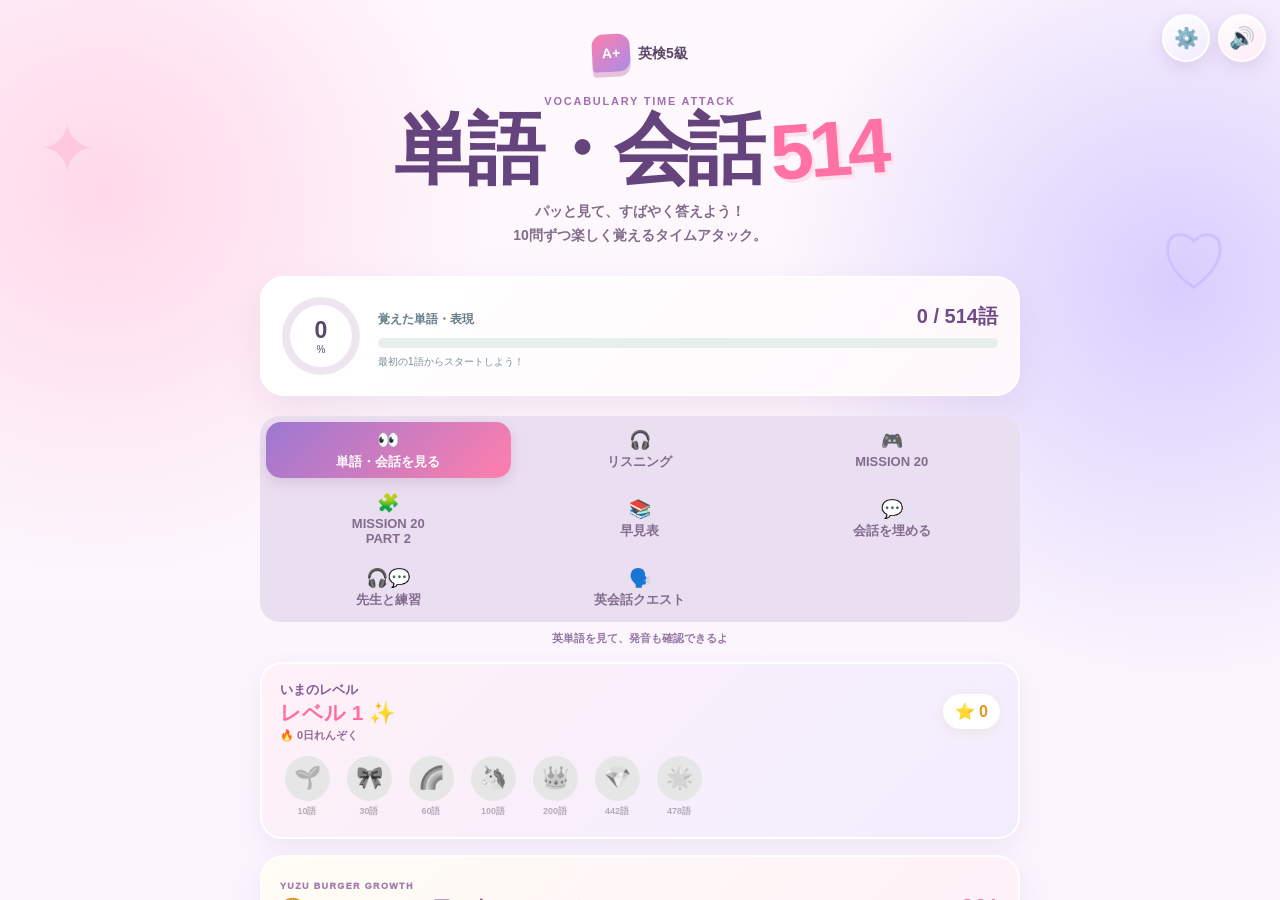
<file: index.html>
<!doctype html>
<html lang="ja">
<head>
<meta charset="utf-8">
<meta name="viewport" content="width=device-width,initial-scale=1,viewport-fit=cover">
<title>単語・会話514</title>
<style>
*{box-sizing:border-box}html,body{margin:0;width:100%;height:100%;overflow:hidden;background:#fff8fc}.appframe{display:block;width:100%;height:100%;border:0;background:#fff}
</style>
</head>
<body>
<iframe id="appframe" class="appframe" src="./legacy.html?v=34" title="単語・会話514" allow="autoplay"></iframe>
<script>
const frame=document.getElementById('appframe');
const BGM_KEY='eigo305-bgm-v1';
const BGM_TRACKS={
  1:{tempo:360,notes:[523,659,784,659,587,698,880,698],bass:[262,262,294,294,220,220,247,247],wave:'sine'},
  2:{tempo:320,notes:[659,784,988,784,698,880,1047,880],bass:[330,330,349,349,294,294,330,330],wave:'triangle'},
  3:{tempo:430,notes:[523,587,659,784,659,587,494,587],bass:[262,294,330,392,330,294,247,294],wave:'sine'},
  4:{tempo:270,notes:[784,659,784,988,880,698,880,1047],bass:[196,196,220,220,247,247,262,262],wave:'square'},
  5:{tempo:240,notes:[659,880,784,1047,880,1175,988,784],bass:[330,392,349,440,392,494,440,392],wave:'triangle'}
};
frame.addEventListener('load',()=>{
  const d=frame.contentDocument,w=frame.contentWindow;
  if(!d)return;
  if(!d.getElementById('app-extra-style')){
    const s=d.createElement('style');
    s.id='app-extra-style';
    s.textContent=`
      .mode-picker{grid-template-columns:repeat(3,minmax(0,1fr))!important;gap:7px!important}
      .mode-btn{min-width:0!important;padding:7px 3px!important}
      .mode-btn.mission20-entry,.mode-btn.grammar2-entry{color:#846b90}
      .mode-btn.mission20-entry:active,.mode-btn.grammar2-entry:active{transform:scale(.97)}
      .bgm-settings-toggle{position:fixed;z-index:31;right:max(70px,calc(env(safe-area-inset-right) + 70px));top:max(14px,env(safe-area-inset-top));width:48px;height:48px;border:2px solid #fff;border-radius:50%;background:linear-gradient(145deg,#fff,#f1eaff);color:#795b96;font-size:20px;box-shadow:0 6px 18px #956fa833;cursor:pointer}
      .bgm-settings-toggle:active{transform:scale(.92)}
      .bgm-settings-backdrop{display:none;position:fixed;inset:0;z-index:90;place-items:center;padding:18px;background:#5a3e6d66;backdrop-filter:blur(5px)}
      .bgm-settings-backdrop.on{display:grid}
      .bgm-settings-card{width:min(92vw,440px);padding:20px;border:2px solid #fff;border-radius:26px;background:linear-gradient(145deg,#fff,#fff6fb);box-shadow:0 20px 60px #543b6c44}
      .bgm-settings-head{display:flex;align-items:center;justify-content:space-between;gap:12px}.bgm-settings-head h2{margin:0;color:#704b87;font-size:22px}.bgm-settings-close{width:38px;height:38px;border:0;border-radius:50%;background:#f0e6f4;color:#75578a;font-size:20px;font-weight:900;cursor:pointer}
      .bgm-settings-note{margin:8px 0 14px;color:#8d7898;font-size:11px;font-weight:750;line-height:1.5}
      .bgm-track-grid{display:grid;grid-template-columns:repeat(5,1fr);gap:7px}.bgm-track{min-width:0;padding:12px 4px;border:2px solid #e9def0;border-radius:15px;background:#fff;color:#79598c;font-size:12px;font-weight:900;cursor:pointer}.bgm-track.on{border-color:#ff76aa;color:#fff;background:linear-gradient(135deg,#9d7bd4,#ff78aa);box-shadow:0 5px 12px #a875a23a}.bgm-track small{display:block;margin-top:3px;font-size:8px;opacity:.8}
      @media(max-width:420px){.mode-picker{gap:4px!important}.mode-btn{font-size:10px!important;padding:6px 1px!important}.bgm-settings-toggle{right:66px;width:44px;height:44px}.bgm-track-grid{grid-template-columns:repeat(3,1fr)}}
    `;
    d.head.appendChild(s);
  }

  if(!d.getElementById('bgm-engine-script')){
    const engine=d.createElement('script');
    engine.id='bgm-engine-script';
    engine.textContent=`
      (()=>{
        const KEY=${JSON.stringify(BGM_KEY)};
        const TRACKS=${JSON.stringify(BGM_TRACKS)};
        function choice(){let n=Number(localStorage.getItem(KEY)||1);return TRACKS[n]?n:1}
        function track(){return TRACKS[choice()]}
        bgmBeat=function(){
          if(!soundOn||!audioCtx)return;
          const t=track(),i=bgmStep++%t.notes.length;
          tone(t.notes[i],0,.16,t.wave,t.wave==='square'?.010:.016);
          if(i%2===0)tone(t.bass[i%t.bass.length],0,.27,'triangle',.010);
        };
        startBgm=function(){
          ensureAudio();stopBgm();
          if(soundOn){const t=track();bgmStep=0;bgmBeat();bgmTimer=setInterval(bgmBeat,t.tempo)}
        };
        window.getAppBgm=choice;
        window.setAppBgm=function(n){
          n=Number(n);if(!TRACKS[n])return;
          localStorage.setItem(KEY,String(n));bgmStep=0;
          if(bgmTimer){stopBgm();startBgm()}
          else if(soundOn){ensureAudio();const t=TRACKS[n];t.notes.slice(0,4).forEach((f,i)=>tone(f,i*.10,.13,t.wave,t.wave==='square'?.010:.025))}
        };
      })();
    `;
    d.body.appendChild(engine);
  }

  const injectMission=()=>{
    const picker=d.querySelector('.mode-picker');
    if(!picker||d.getElementById('mission20ModeBtn'))return;
    const b=d.createElement('button');
    b.id='mission20ModeBtn';b.className='mode-btn mission20-entry';b.type='button';
    b.innerHTML='<span>🎮</span>MISSION 20';
    b.addEventListener('click',()=>{window.location.href='./hayamihyo.html?v=35'});
    picker.appendChild(b);
  };

  const injectMissionPart2=()=>{
    const picker=d.querySelector('.mode-picker');
    if(!picker||d.getElementById('mission20Part2ModeBtn'))return;
    const b=d.createElement('button');
    b.id='mission20Part2ModeBtn';b.className='mode-btn mission20-entry';b.type='button';
    b.innerHTML='<span>🧩</span>MISSION 20<br>PART 2';
    b.setAttribute('aria-label','MISSION 20 PART 2：レッスンの単語・語句');
    b.addEventListener('click',()=>{window.location.href='./hayamihyo.html?part=2&v=35'});
    picker.appendChild(b);
  };

  const injectGrammar=()=>{
    const picker=d.querySelector('.mode-picker');
    if(!picker||d.getElementById('grammar2ModeBtn'))return;
    const b=d.createElement('button');
    b.id='grammar2ModeBtn';b.className='mode-btn grammar2-entry';b.type='button';
    b.innerHTML='<span>📚</span>早見表';
    b.addEventListener('click',()=>{window.location.href='./hayamihyo2.html?v=25'});
    picker.appendChild(b);
  };

  const injectPhrases=()=>{
    const picker=d.querySelector('.mode-picker');
    if(!picker||d.getElementById('phraseMissionBtn'))return;
    const b=d.createElement('button');b.id='phraseMissionBtn';b.className='mode-btn';b.type='button';
    b.innerHTML='<span>💬</span>会話を埋める';b.onclick=()=>{window.location.href='./phrase-mission.html?v=30'};picker.appendChild(b);
  };
  const injectConversation=()=>{
    const picker=d.querySelector('.mode-picker');
    if(!picker||d.getElementById('conversationPracticeBtn'))return;
    const b=d.createElement('button');b.id='conversationPracticeBtn';b.className='mode-btn';b.type='button';
    b.innerHTML='<span>🎧💬</span>先生と練習';b.onclick=()=>{window.location.href='./conversation-practice.html?v=30'};picker.appendChild(b);
  };
  const injectConversationQuest=()=>{
    const picker=d.querySelector('.mode-picker');
    if(!picker||d.getElementById('conversationQuestBtn'))return;
    const b=d.createElement('button');b.id='conversationQuestBtn';b.className='mode-btn';b.type='button';
    b.innerHTML='<span>🗣️</span>英会話クエスト';
    b.onclick=()=>{window.location.href='./conversation-quest.html?v=37'};picker.appendChild(b);
  };
  const injectSettings=()=>{
    if(d.getElementById('bgmSettingsButton'))return;
    const btn=d.createElement('button');
    btn.id='bgmSettingsButton';btn.className='bgm-settings-toggle';btn.type='button';btn.textContent='⚙️';btn.setAttribute('aria-label','BGM設定');
    const overlay=d.createElement('div');overlay.id='bgmSettings';overlay.className='bgm-settings-backdrop';
    overlay.innerHTML=`<div class="bgm-settings-card" role="dialog" aria-modal="true" aria-label="BGM設定"><div class="bgm-settings-head"><h2>⚙️ 設定</h2><button class="bgm-settings-close" type="button">×</button></div><p class="bgm-settings-note">BGMを選んでください。選んだ曲は通常モードとMISSION 20で共通です。</p><div class="bgm-track-grid">${[1,2,3,4,5].map(n=>`<button class="bgm-track" type="button" data-bgm="${n}">BGM ${n}<small>▶ 試聴</small></button>`).join('')}</div></div>`;
    const refresh=()=>{const cur=Number(localStorage.getItem(BGM_KEY)||1);overlay.querySelectorAll('[data-bgm]').forEach(x=>x.classList.toggle('on',Number(x.dataset.bgm)===cur))};
    btn.onclick=()=>{refresh();overlay.classList.add('on')};
    overlay.querySelector('.bgm-settings-close').onclick=()=>overlay.classList.remove('on');
    overlay.addEventListener('click',e=>{if(e.target===overlay)overlay.classList.remove('on')});
    overlay.querySelectorAll('[data-bgm]').forEach(x=>x.onclick=()=>{const n=Number(x.dataset.bgm);localStorage.setItem(BGM_KEY,String(n));if(typeof w.setAppBgm==='function')w.setAppBgm(n);refresh()});
    d.body.append(btn,overlay);
  };

  injectMission();injectMissionPart2();injectGrammar();injectPhrases();injectConversation();injectConversationQuest();injectSettings();
  const target=d.getElementById('app')||d.body;
  new MutationObserver(()=>{injectMission();injectMissionPart2();injectGrammar();injectPhrases();injectConversation();injectConversationQuest();injectSettings()}).observe(target,{childList:true,subtree:true});
});
</script>
</body>
</html>
</file>
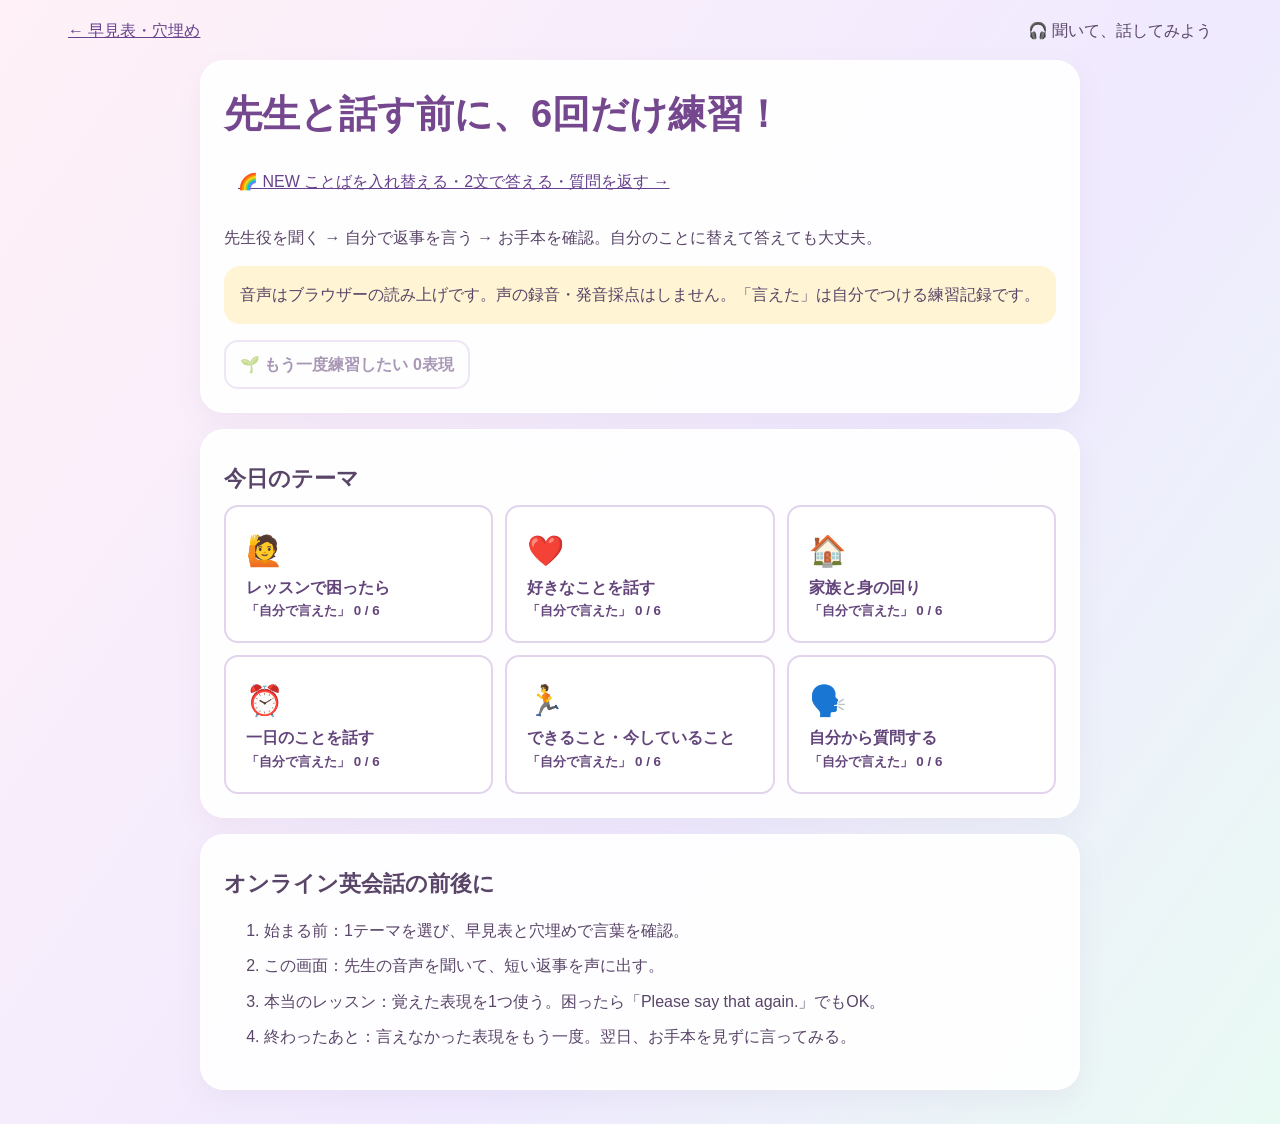
<file: conversation-practice.html>
<!doctype html><html lang="ja"><head><meta charset="utf-8"><meta name="viewport" content="width=device-width,initial-scale=1,viewport-fit=cover"><title>オンライン英会話の予行練習 | Yuzu English</title><link rel="stylesheet" href="./assets/phrase-mission.css?v=30"><style>.conversation{max-width:880px;margin:auto}.teacher{background:#eee8ff;border-radius:20px;padding:22px;margin:16px 0}.student{background:#ecfaf3;border-radius:20px;padding:22px;margin:16px 0}.english{font-size:clamp(23px,4vw,32px);line-height:1.5;overflow-wrap:anywhere}.self{display:flex;gap:12px;flex-wrap:wrap}.role-link{display:inline-block;padding:14px}.role-note{padding:16px;background:#fff4d3;border-radius:16px}.plan li{margin-bottom:10px}[hidden]{display:none!important}select{font:inherit;min-height:46px;border-radius:12px;padding:8px;border:2px solid #d9c7e7;background:white;color:#654578}</style></head><body><main><header><a href="./phrase-mission.html?v=30">← 早見表・穴埋め</a><span>🎧 聞いて、話してみよう</span></header><p id="roleNotice" role="status"></p><div id="roleApp" class="conversation"></div></main><script src="./assets/phrase-bank.js?v=30"></script><script src="./assets/conversation-practice.js?v=30"></script></body></html>
</file>
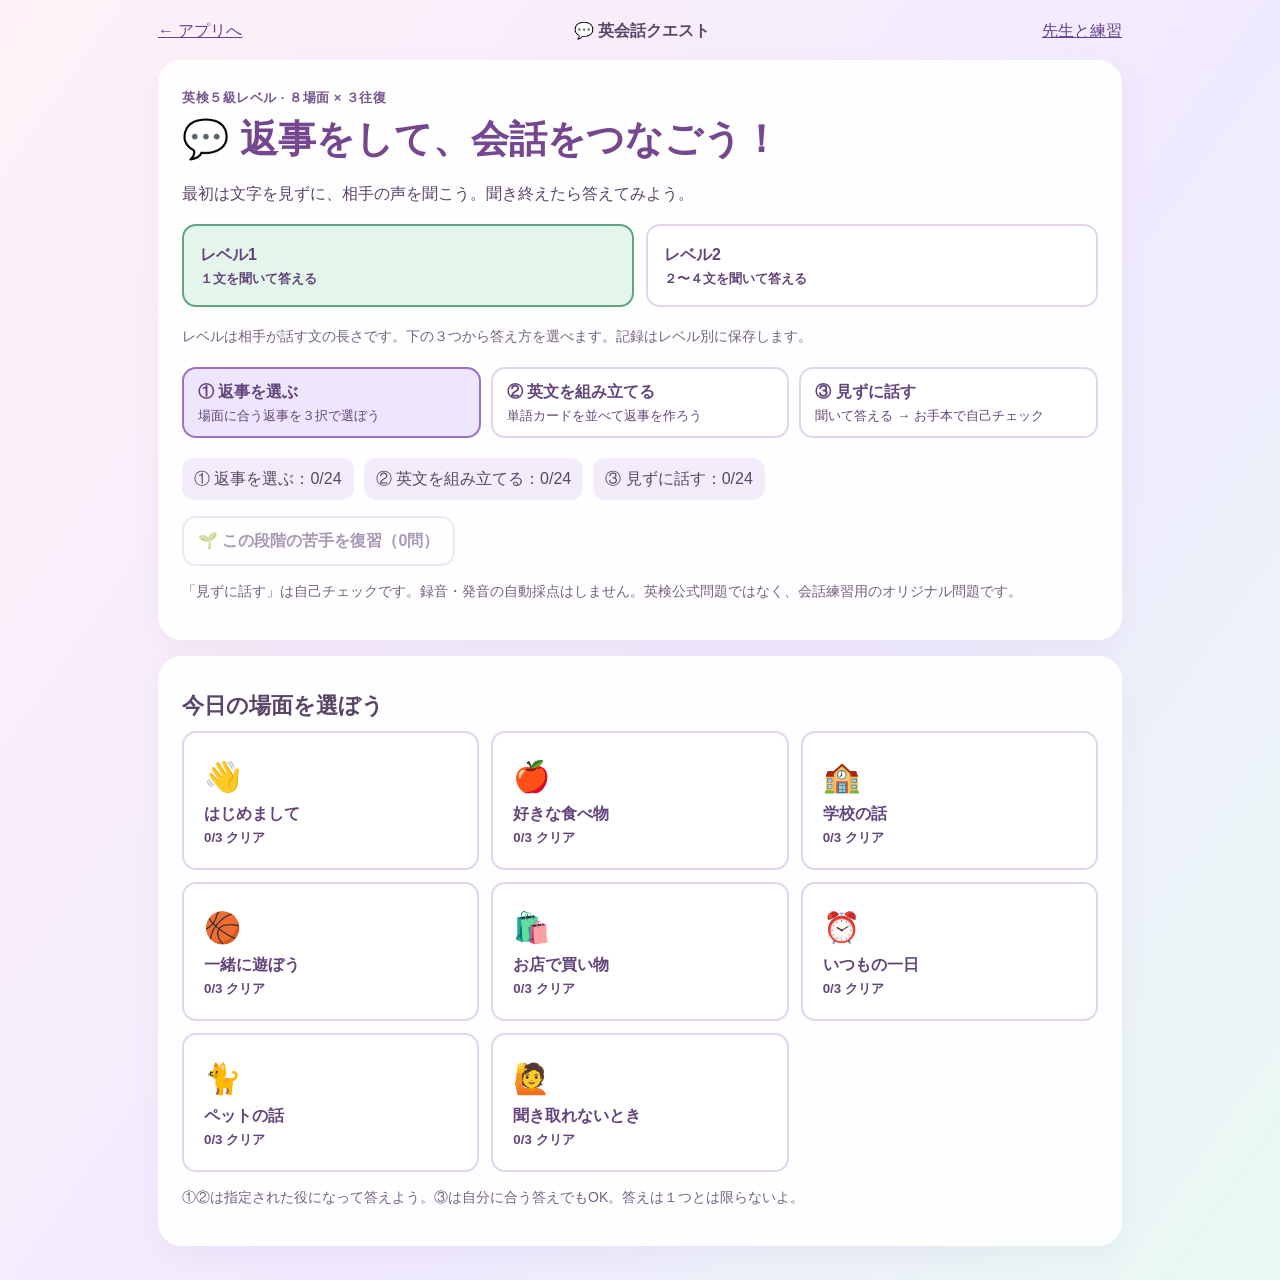
<file: conversation-quest.html>
<!doctype html>
<html lang="ja"><head><meta charset="utf-8"><meta name="viewport" content="width=device-width,initial-scale=1,viewport-fit=cover"><title>3往復！英会話クエスト | Yuzu English</title><link rel="stylesheet" href="./assets/phrase-mission.css?v=37"><link rel="stylesheet" href="./assets/conversation-quest.css?v=37"></head>
<body><main><header><a href="./?v=37">← アプリへ</a><b>💬 英会話クエスト</b><a href="./conversation-practice.html?v=30">先生と練習</a></header><p id="questNotice" role="status"></p><div id="questApp"></div></main><script src="./assets/conversation-quest-bank.js?v=37"></script><script src="./assets/conversation-quest.js?v=37"></script></body></html>
</file>
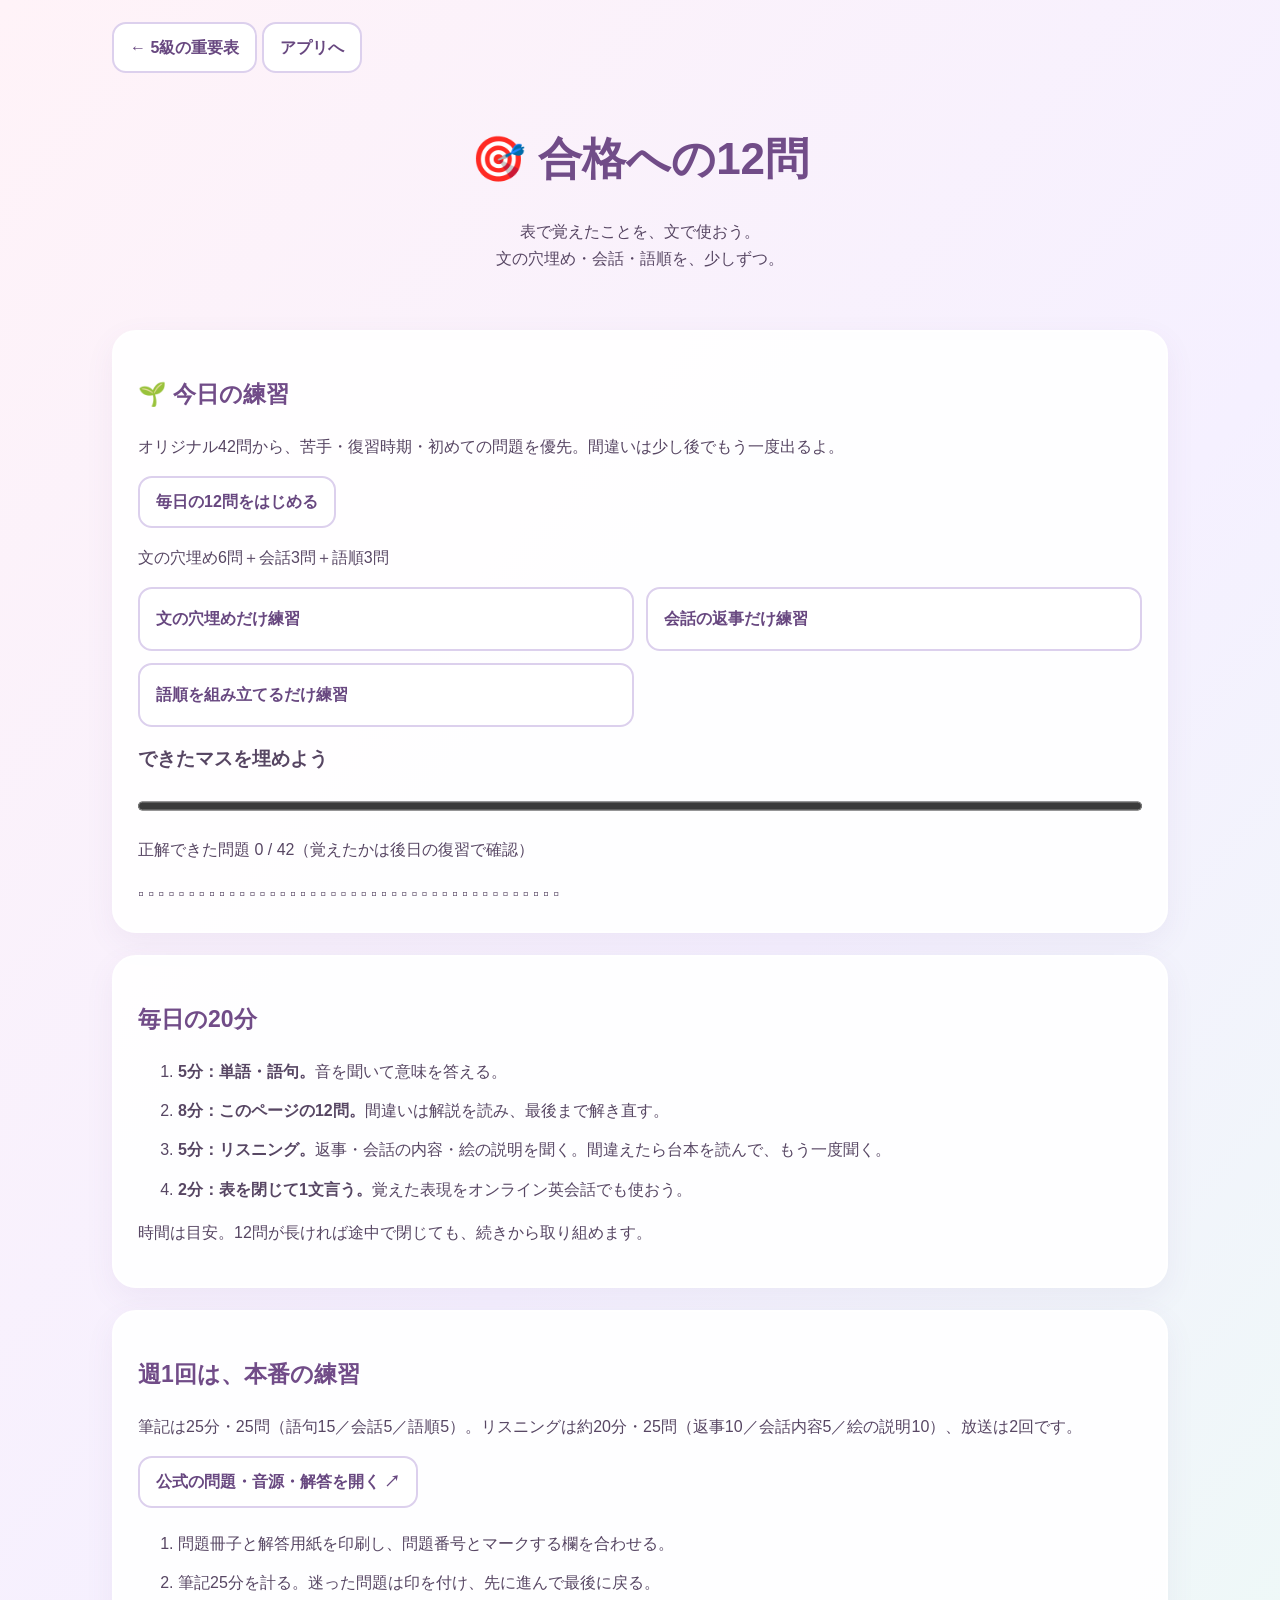
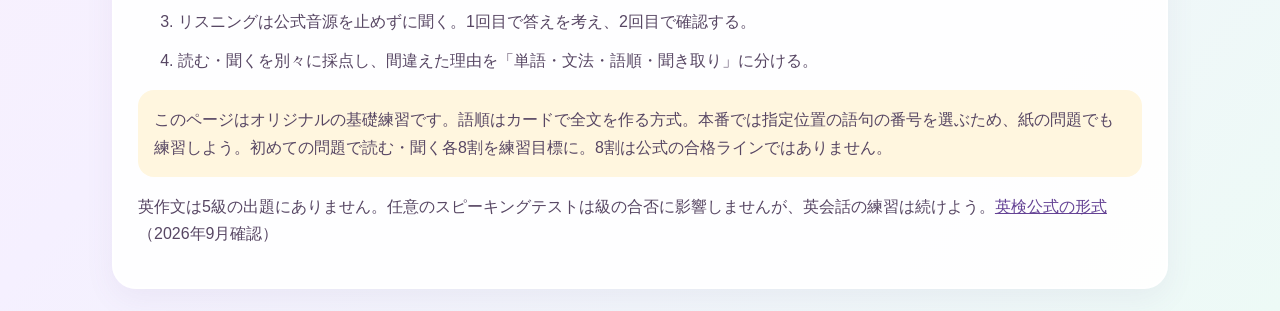
<file: eiken-practice.html>
<!doctype html><html lang="ja"><head><meta charset="utf-8"><meta name="viewport" content="width=device-width,initial-scale=1,viewport-fit=cover"><title>5級 合格への12問 | Yuzu English</title><link rel="stylesheet" href="hayamihyo4.css?v=33"><style>
#question{white-space:pre-line;font-size:clamp(21px,3vw,29px)}.cards,.slots{display:flex;flex-wrap:wrap;gap:10px;margin:16px 0}.slots{min-height:72px;background:#f3eefb;border-radius:16px;padding:12px}.slots button{border-color:#b2dccc}.cards button{min-width:76px}.meter{width:100%;height:18px;accent-color:#ab80d4}.toolbar{display:flex;justify-content:space-between;align-items:center;gap:12px;flex-wrap:wrap}.options button{text-align:left;min-height:64px}.correct-answer{background:#e4f7ec}.feedback{white-space:pre-line}#save-status{color:#9e405a}.stamp{font-size:32px}.back{margin-bottom:6px}#board:focus{outline:none}
</style></head><body><main><a class="back" href="hayamihyo4.html?v=33">← 5級の重要表</a> <a class="back" href="./?v=32">アプリへ</a><header><h1>🎯 合格への12問</h1><p>表で覚えたことを、文で使おう。<br>文の穴埋め・会話・語順を、少しずつ。</p></header><p id="save-status" role="status"></p><div id="board" tabindex="-1"></div>
<section><h2>毎日の20分</h2><ol><li><b>5分：単語・語句。</b>音を聞いて意味を答える。</li><li><b>8分：このページの12問。</b>間違いは解説を読み、最後まで解き直す。</li><li><b>5分：リスニング。</b>返事・会話の内容・絵の説明を聞く。間違えたら台本を読んで、もう一度聞く。</li><li><b>2分：表を閉じて1文言う。</b>覚えた表現をオンライン英会話でも使おう。</li></ol><p>時間は目安。12問が長ければ途中で閉じても、続きから取り組めます。</p></section>
<section><h2>週1回は、本番の練習</h2><p>筆記は25分・25問（語句15／会話5／語順5）。リスニングは約20分・25問（返事10／会話内容5／絵の説明10）、放送は2回です。</p><p><a class="back" href="https://www.eiken.or.jp/eiken/exam/grade_5/" target="_blank" rel="noopener">公式の問題・音源・解答を開く ↗</a></p><ol><li>問題冊子と解答用紙を印刷し、問題番号とマークする欄を合わせる。</li><li>筆記25分を計る。迷った問題は印を付け、先に進んで最後に戻る。</li><li>リスニングは公式音源を止めずに聞く。1回目で答えを考え、2回目で確認する。</li><li>読む・聞くを別々に採点し、間違えた理由を「単語・文法・語順・聞き取り」に分ける。</li></ol><p class="tip">このページはオリジナルの基礎練習です。語順はカードで全文を作る方式。本番では指定位置の語句の番号を選ぶため、紙の問題でも練習しよう。初めての問題で読む・聞く各8割を練習目標に。8割は公式の合格ラインではありません。</p><p>英作文は5級の出題にありません。任意のスピーキングテストは級の合否に影響しませんが、英会話の練習は続けよう。<a href="https://www.eiken.or.jp/eiken/exam/grade_5/solutions.html">英検公式の形式</a>（2026年9月確認）</p></section></main><script src="assets/learning-progress.js?v=33"></script><script src="assets/eiken-practice-bank.js?v=33"></script><script src="assets/eiken-practice.js?v=33"></script></body></html>
</file>
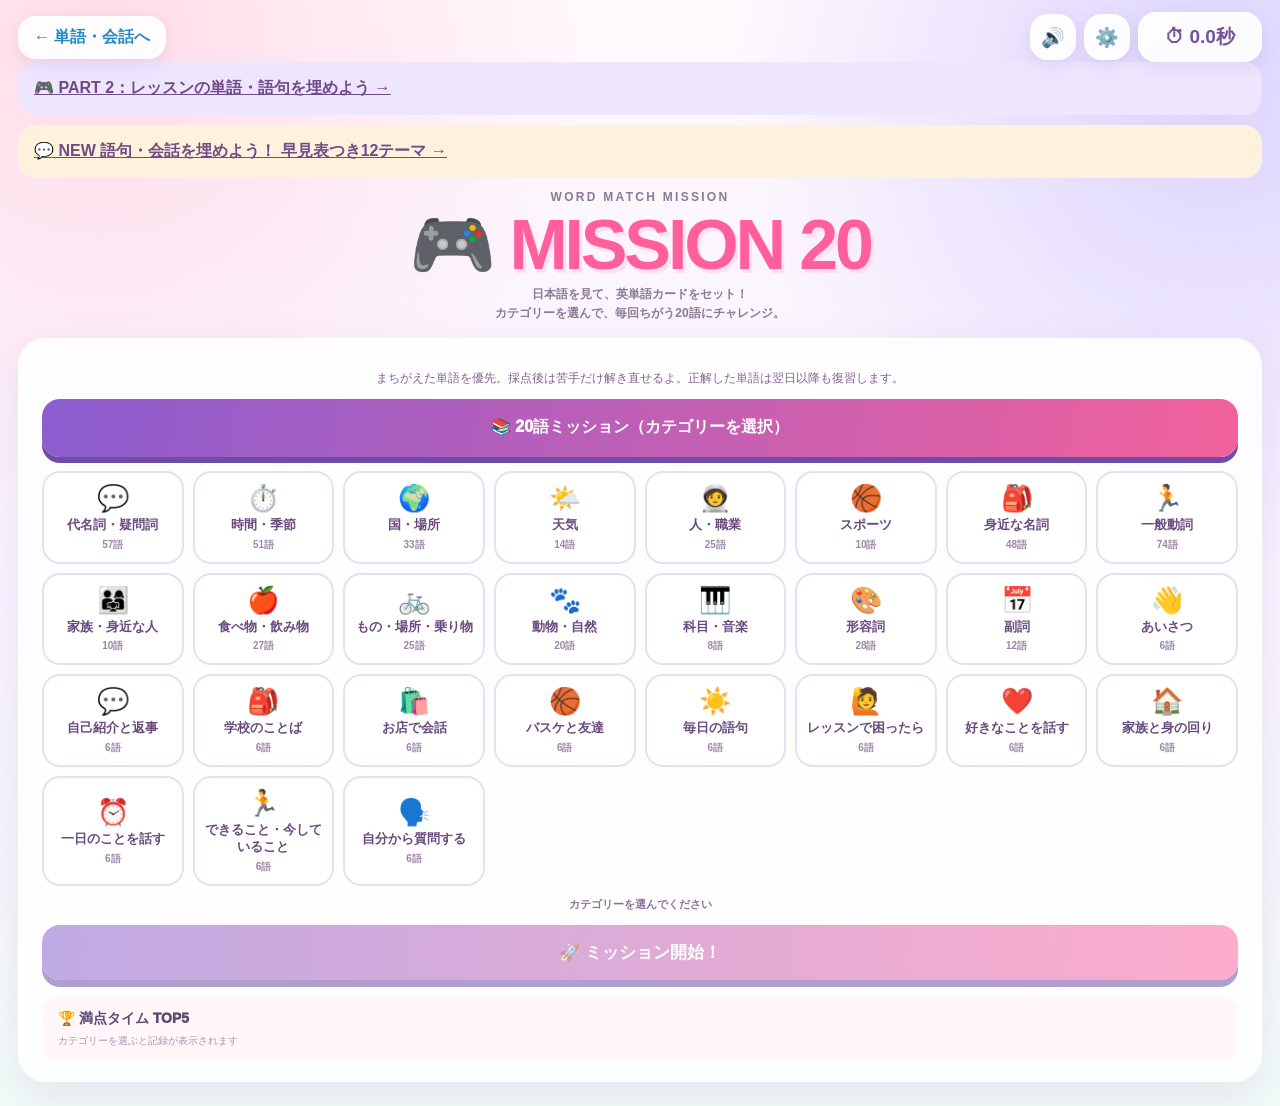
<file: hayamihyo.html>
<!doctype html>
<html lang="ja">
<head>
<meta charset="utf-8">
<meta name="viewport" content="width=device-width,initial-scale=1,viewport-fit=cover">
<title>単語・会話 MISSION 20</title>
<style>
:root{--ink:#604673;--vio:#8457cf;--pink:#ff5f9d;--line:#e8dff0;--gold:#ffd56d;--mint:#78d4b1}
*{box-sizing:border-box}html,body{margin:0;min-height:100%;font-family:-apple-system,BlinkMacSystemFont,"Hiragino Kaku Gothic ProN","Yu Gothic",sans-serif;color:var(--ink)}
body{background:radial-gradient(circle at 8% 4%,#ffdce9 0,transparent 30rem),radial-gradient(circle at 95% 8%,#dcd4ff 0,transparent 30rem),linear-gradient(180deg,#fff8fc,#f8f2ff 55%,#f2fbf8);min-height:100vh}
button{font:inherit;-webkit-tap-highlight-color:transparent}.wrap{width:min(100%,1320px);margin:auto;padding:12px 18px 24px}.top{display:flex;align-items:center;justify-content:space-between;gap:12px}.topright{display:flex;align-items:center;gap:8px}.back,.time,.sound,.settingsBtn{border:2px solid #fff;background:#ffffffea;border-radius:18px;box-shadow:0 5px 18px #7f619b20;font-weight:900}.back{padding:9px 14px;color:#228ac4;cursor:pointer}.time{padding:10px 18px;min-width:124px;text-align:center;font-size:19px;color:#745399}.sound,.settingsBtn{width:46px;height:46px;display:grid;place-items:center;cursor:pointer;font-size:19px}.hero{text-align:center;margin:10px 0 16px}.eyebrow{margin:0;color:#9c78aa;font-size:10px;font-weight:950;letter-spacing:.19em}.hero h1{margin:5px 0 7px;font-size:clamp(42px,6vw,70px);line-height:.95;color:#704b88;letter-spacing:-.045em}.hero h1 span{color:var(--pink);text-shadow:3px 4px #ffe2ed}.hero p{margin:0;color:#8d7898;font-size:12px;line-height:1.55;font-weight:700}.panel{background:#ffffffdf;border:2px solid #fff;border-radius:28px;padding:18px 22px;box-shadow:0 16px 42px #8a68a321}.sectionbar{display:flex;align-items:center;justify-content:center;min-height:58px;padding:12px 18px;border-radius:18px;font-size:16px;font-weight:950;text-align:center}.sectionbar.normal{color:#fff;background:linear-gradient(100deg,#8b5dd0,#f2619b);box-shadow:0 6px 0 #6e4ca8}.sectionbar.weak{margin-top:14px;color:#80638f;background:linear-gradient(90deg,#fff3f8,#f4eafa)}
.cats{display:grid;grid-template-columns:repeat(8,minmax(0,1fr));gap:9px;margin-top:14px}.cat{position:relative;min-width:0;border:2px solid #eadff0;border-radius:18px;padding:12px 6px 10px;background:#fff;color:#694b7f;text-align:center;cursor:pointer}.cat:active{transform:scale(.98)}.cat.on{border-color:#ff6da5;background:#fff2f7;box-shadow:0 0 0 2px #ff8bb444}.cat.weak-on{border-color:#9c7bd4;background:#f4efff;box-shadow:0 0 0 2px #a18ae044}.cat.cleared{border-color:#f0c04c;background:linear-gradient(180deg,#fff,#fff9dd);box-shadow:0 0 0 2px #ffd76655}.cat .ico{display:block;font-size:26px;line-height:1;margin-bottom:6px}.cat strong{display:block;font-size:13px;line-height:1.3}.cat small{display:block;margin-top:4px;color:#9b87a5;font-size:10px;font-weight:850}.cat.empty{opacity:.45;cursor:default}.clearbadge{display:inline-block;margin-top:6px;padding:3px 7px;border-radius:99px;background:#fff1a9;color:#8d6900;font-size:9px;font-weight:950}.best{display:block;margin-top:3px;color:#8f6a25;font-size:9px;font-weight:900}
.start{width:100%;margin-top:16px;border:0;border-radius:18px;padding:16px 18px;color:#fff;background:linear-gradient(100deg,#8258ca,#ff5d99);box-shadow:0 7px 0 #65439f;font-size:17px;font-weight:950;cursor:pointer}.start:disabled{opacity:.5}.selection{text-align:center;margin:11px 0 -3px;color:#8d709c;font-size:11px;font-weight:850}.records{margin-top:16px;padding:14px 16px;border-radius:18px;background:#fff7fa}.records-title{font-size:14px;font-weight:950}.rank{display:flex;justify-content:space-between;margin-top:6px;padding:7px 10px;border-radius:11px;background:#fff;font-size:11px}.small{margin-top:6px;color:#aa96af;font-size:10px}
.game{display:none}.game.on{display:block}.gamehero{text-align:center;margin:2px 0 7px}.gamehero h2{margin:0;color:#704b88;font-size:30px}.gamehero h2 span{color:var(--pink)}.gamehero p{margin:4px 0 0;color:#957fa0;font-size:10.5px;font-weight:750}.hud{display:grid;grid-template-columns:1fr auto;align-items:center;gap:10px;max-width:1020px;margin:6px auto}.track{height:10px;border-radius:99px;background:#e8dff0;overflow:hidden}.track i{display:block;width:0;height:100%;background:linear-gradient(90deg,var(--pink),var(--gold),var(--mint));transition:.2s}.count{font-size:12px;font-weight:950}.words{max-width:1020px;margin:0 auto;display:grid;grid-template-columns:repeat(4,minmax(0,1fr));gap:7px}.slot{min-width:0;border:2px solid var(--line);border-radius:13px;background:#fff;padding:7px 8px;text-align:left;cursor:pointer;transition:.15s}.slot .num{display:inline-grid;place-items:center;width:20px;height:20px;margin-right:5px;border-radius:6px;background:#f0e7fb;color:#805ba0;font-size:9px;font-weight:950}.ja{font-size:13px;font-weight:950}.ans{display:block;margin-top:4px;min-height:26px;padding:5px 7px;border:2px dashed #e5d9eb;border-radius:8px;color:#a48bac;font-size:12.5px;font-weight:900}.slot.filled{border-color:#9c7bd4;background:#f6f1ff;box-shadow:0 0 0 2px #9c7bd426}.slot.filled .ans{border-color:#b7a4e4;background:#fff;color:#684b82}.slot.active{outline:3px solid #ff8db9}.slot.ok{border-color:#6dd0aa;background:#effbf6}.slot.bad{border-color:#ed8fa2;background:#fff1f5}.correct{display:block;margin-top:3px;color:#ca5870;font-size:9.5px;font-weight:900}.bankWrap{max-width:1020px;margin:0 auto}.banktitle{text-align:center;margin:8px 0 6px;color:#886399;font-size:11px;font-weight:950}.bank{display:flex;flex-wrap:wrap;justify-content:center;gap:7px}.chip{border:2px solid #eadff0;border-radius:99px;background:#fff;padding:9px 15px;min-height:38px;color:#75528b;font-size:14px;font-weight:950;cursor:pointer}.chip.used{opacity:.25;transform:scale(.92)}.actions{max-width:1020px;margin:10px auto 0;display:grid;grid-template-columns:1fr 1fr;gap:9px}.retry,.finish{border:0;border-radius:16px;padding:12px;font-size:12.5px;font-weight:950;cursor:pointer}.retry{border:2px solid #e4d8eb;background:#fff;color:#846893}.finish{color:#fff;background:linear-gradient(100deg,#7b55c4,#ff5b98);box-shadow:0 5px 0 #65449d}.result{display:none;max-width:1020px;margin:10px auto 0;padding:14px;border-radius:20px;background:linear-gradient(135deg,#fff6c9,#ffe8f1);text-align:center}.result.on{display:block}.rewardPic{width:170px;height:170px;margin:-12px auto -12px;animation:rewardPop .55s ease}.rewardPic img{width:100%;height:100%;object-fit:contain;filter:drop-shadow(0 9px 12px #815f8635)}.score{font-size:38px;font-weight:950;color:#e977a0}.result-rank{display:inline-block;margin:3px 0 7px;padding:6px 14px;border-radius:99px;background:linear-gradient(135deg,#fff4a5,#ffc5dc);font-size:22px;font-weight:950;color:#79518f;box-shadow:0 5px 14px #9b6a8730}.result-actions{display:grid;grid-template-columns:1fr 1fr;gap:8px}.result-actions button{border:0;border-radius:14px;padding:11px;font-weight:900}.again{color:#fff;background:linear-gradient(100deg,#8158ca,#ff609c)}.choose{background:#fff;color:#765887;border:2px solid #eadfeb}.spark{position:fixed;z-index:20;pointer-events:none;font-size:22px;animation:fly .8s ease forwards}@keyframes rewardPop{0%{transform:scale(.65);opacity:0}70%{transform:scale(1.08)}100%{transform:scale(1);opacity:1}}@keyframes fly{to{transform:translate(var(--x),var(--y)) rotate(180deg);opacity:0}}
.settingsBackdrop{display:none;position:fixed;inset:0;z-index:100;place-items:center;padding:18px;background:#5a3e6d66;backdrop-filter:blur(5px)}.settingsBackdrop.on{display:grid}.settingsCard{width:min(92vw,440px);padding:20px;border:2px solid #fff;border-radius:26px;background:linear-gradient(145deg,#fff,#fff6fb);box-shadow:0 20px 60px #543b6c44}.settingsHead{display:flex;align-items:center;justify-content:space-between;gap:12px}.settingsHead h2{margin:0;color:#704b87;font-size:22px}.settingsClose{width:38px;height:38px;border:0;border-radius:50%;background:#f0e6f4;color:#75578a;font-size:20px;font-weight:900;cursor:pointer}.settingsNote{margin:8px 0 14px;color:#8d7898;font-size:11px;font-weight:750;line-height:1.5}.bgmGrid{display:grid;grid-template-columns:repeat(5,1fr);gap:7px}.bgmChoice{min-width:0;padding:12px 4px;border:2px solid #e9def0;border-radius:15px;background:#fff;color:#79598c;font-size:12px;font-weight:900;cursor:pointer}.bgmChoice.on{border-color:#ff76aa;color:#fff;background:linear-gradient(135deg,#9d7bd4,#ff78aa);box-shadow:0 5px 12px #a875a23a}.bgmChoice small{display:block;margin-top:3px;font-size:8px;opacity:.8}
@media(max-width:1050px){.cats{grid-template-columns:repeat(4,1fr)}.words{grid-template-columns:repeat(3,minmax(0,1fr))}}@media(max-width:700px){.wrap{padding:8px}.panel{padding:12px}.cats{grid-template-columns:repeat(2,1fr)}.hero h1{font-size:40px}.time{font-size:15px;min-width:92px;padding:8px 11px}.sound,.settingsBtn{width:40px;height:40px}.words{grid-template-columns:repeat(2,minmax(0,1fr));gap:6px}.chip{font-size:12.5px;padding:8px 11px}.bgmGrid{grid-template-columns:repeat(3,1fr)}}@media(max-width:390px){.words{grid-template-columns:1fr}.result-actions{grid-template-columns:1fr}}
.chip{max-width:100%;white-space:normal;min-height:44px}.ans{overflow-wrap:anywhere}</style>
<link rel="stylesheet" href="./assets/mission-review.css?v=27">
<link rel="stylesheet" href="./assets/lesson-mission.css?v=35">
</head>
<body>
<main class="wrap">
<div class="top"><button class="back" id="back">← 単語・会話へ</button><div class="topright"><button class="sound" id="sound" aria-label="音のオンオフ">🔊</button><button class="settingsBtn" id="settingsBtn" aria-label="BGM設定">⚙️</button><div class="time" id="timer">⏱ 0.0秒</div></div></div>
<section id="setup"><a id="part-link" href="./hayamihyo.html?part=2&amp;v=35" style="display:block;padding:16px;margin-bottom:10px;background:#eee5ff;border-radius:18px;color:#704b87;font-weight:bold">🎮 PART 2：レッスンの単語・語句を埋めよう →</a><a href="./phrase-mission.html?v=29" style="display:block;padding:16px;background:#fff2dc;border-radius:18px;color:#704b87;font-weight:bold">💬 NEW 語句・会話を埋めよう！ 早見表つき12テーマ →</a><header class="hero"><p class="eyebrow">WORD MATCH MISSION</p><h1>🎮 <span>MISSION 20</span></h1><p>日本語を見て、英単語カードをセット！<br>カテゴリーを選んで、毎回ちがう20語にチャレンジ。</p></header><section class="panel"><div class="sectionbar normal">📚 20語ミッション（カテゴリーを選択）</div><div class="cats" id="normalCats"></div><div class="selection" id="selection">カテゴリーを選んでください</div><button class="start" id="start" disabled>🚀 ミッション開始！</button><div class="records"><div class="records-title">🏆 満点タイム TOP5</div><div id="records"></div></div></section></section>
<section class="game" id="game"><div class="gamehero"><h2>⚡ 英単語を<span>セット！</span></h2><p id="label">カテゴリー ミッション</p></div><div class="hud"><div class="track"><i id="progress"></i></div><div class="count" id="count">0 / 20</div></div><div class="words" id="words"></div><div class="bankWrap" id="bankWrap"><div class="banktitle">👇 英単語カード</div><div class="bank" id="bank"></div></div><div class="actions"><button class="retry" id="reset">🔄 やり直す</button><button class="finish" id="finish">🏁 終わり</button></div><div class="result" id="result"></div></section>
</main>
<div class="settingsBackdrop" id="settings"><div class="settingsCard" role="dialog" aria-modal="true" aria-label="BGM設定"><div class="settingsHead"><h2>⚙️ 設定</h2><button class="settingsClose" id="settingsClose" type="button">×</button></div><p class="settingsNote">BGMを選んでください。選んだ曲は通常モードとMISSION 20で共通です。</p><div class="bgmGrid" id="bgmGrid"></div></div></div>
<script src="./assets/learning-progress.js?v=26"></script>
<script src="./assets/lesson-mission-bank.js?v=35"></script>
<script>
const LESSON_PART2=new URLSearchParams(location.search).get("part")==="2";
const MKEY=LESSON_PART2?'eigo305-lesson-mission-mastered-v1':'eigo305-mastered-v1',RKEY=LESSON_PART2?'eigo305-lesson-mission-records-v1':'eigo305-category-mission-records-v2',SOUND_KEY='eigo305-sound-v1',BGM_KEY='eigo305-bgm-v1';
const CATS=LESSON_PART2?LessonMissionBank.groups:[{"id":"pronoun","label":"代名詞・疑問詞","icon":"💬"},{"id":"time","label":"時間・季節","icon":"⏱️"},{"id":"place","label":"国・場所","icon":"🌍"},{"id":"weather","label":"天気","icon":"🌤️"},{"id":"people","label":"人・職業","icon":"🧑‍🚀"},{"id":"sports","label":"スポーツ","icon":"🏀"},{"id":"noun","label":"身近な名詞","icon":"🎒"},{"id":"verb","label":"一般動詞","icon":"🏃"},{"id":"family","label":"家族・身近な人","icon":"👨‍👩‍👧"},{"id":"food","label":"食べ物・飲み物","icon":"🍎"},{"id":"daily","label":"もの・場所・乗り物","icon":"🚲"},{"id":"nature","label":"動物・自然","icon":"🐾"},{"id":"school","label":"科目・音楽","icon":"🎹"},{"id":"adjective","label":"形容詞","icon":"🎨"},{"id":"adverb","label":"副詞","icon":"📅"},{"id":"phrase-greeting","label":"あいさつ","icon":"👋"},{"id":"phrase-intro","label":"自己紹介と返事","icon":"💬"},{"id":"phrase-schooltalk","label":"学校のことば","icon":"🎒"},{"id":"phrase-shoppingtalk","label":"お店で会話","icon":"🛍️"},{"id":"phrase-basketalk","label":"バスケと友達","icon":"🏀"},{"id":"phrase-dailyphrase","label":"毎日の語句","icon":"☀️"},{"id":"phrase-lessonhelp","label":"レッスンで困ったら","icon":"🙋"},{"id":"phrase-likes","label":"好きなことを話す","icon":"❤️"},{"id":"phrase-familytalk","label":"家族と身の回り","icon":"🏠"},{"id":"phrase-routine","label":"一日のことを話す","icon":"⏰"},{"id":"phrase-cannow","label":"できること・今していること","icon":"🏃"},{"id":"phrase-askback","label":"自分から質問する","icon":"🗣️"}];
const BGM_TRACKS={
1:{tempo:360,notes:[523,659,784,659,587,698,880,698],bass:[262,262,294,294,220,220,247,247],wave:'sine'},
2:{tempo:320,notes:[659,784,988,784,698,880,1047,880],bass:[330,330,349,349,294,294,330,330],wave:'triangle'},
3:{tempo:430,notes:[523,587,659,784,659,587,494,587],bass:[262,294,330,392,330,294,247,294],wave:'sine'},
4:{tempo:270,notes:[784,659,784,988,880,698,880,1047],bass:[196,196,220,220,247,247,262,262],wave:'square'},
5:{tempo:240,notes:[659,880,784,1047,880,1175,988,784],bass:[330,392,349,440,392,494,440,392],wave:'triangle'}
};
let W=[],selectedCat=null,selectedMode='normal',round=[],bank=[],fill={},active=0,startAt=0,timerId=null,graded=false;
let soundOn=localStorage.getItem(SOUND_KEY)!=='off',audioCtx=null,bgmTimer=null,bgmStep=0;
const $=s=>document.querySelector(s),shuffle=a=>{a=[...a];for(let i=a.length-1;i>0;i--){let j=Math.floor(Math.random()*(i+1));[a[i],a[j]]=[a[j],a[i]]}return a};
function bgmChoice(){let n=Number(localStorage.getItem(BGM_KEY)||1);return BGM_TRACKS[n]?n:1}
function ensureAudio(){if(!soundOn)return null;if(!audioCtx)audioCtx=new(window.AudioContext||window.webkitAudioContext)();if(audioCtx.state==='suspended')audioCtx.resume();return audioCtx}
function tone(freq,start,dur,type='sine',vol=.04){let a=ensureAudio();if(!a)return;let o=a.createOscillator(),g=a.createGain();o.type=type;o.frequency.setValueAtTime(freq,a.currentTime+start);g.gain.setValueAtTime(.0001,a.currentTime+start);g.gain.exponentialRampToValueAtTime(vol,a.currentTime+start+.015);g.gain.exponentialRampToValueAtTime(.0001,a.currentTime+start+dur);o.connect(g).connect(a.destination);o.start(a.currentTime+start);o.stop(a.currentTime+start+dur+.02)}
function se(name){if(!soundOn)return;if(name==='start'){tone(523,0,.1);tone(659,.08,.1);tone(784,.16,.18)}else if(name==='tap'){tone(740,0,.07,'sine',.025)}else if(name==='clear'){[523,659,784,1047].forEach((f,i)=>tone(f,i*.09,.28,'sine',.055))}else if(name==='miss'){tone(330,0,.16,'triangle',.04);tone(262,.12,.24,'triangle',.035)}}
function bgmBeat(){if(!soundOn||!audioCtx)return;let t=BGM_TRACKS[bgmChoice()],i=bgmStep++%t.notes.length;tone(t.notes[i],0,.16,t.wave,t.wave==='square'?.010:.016);if(i%2===0)tone(t.bass[i%t.bass.length],0,.27,'triangle',.010)}
function startBgm(){ensureAudio();stopBgm();if(soundOn){let t=BGM_TRACKS[bgmChoice()];bgmStep=0;bgmBeat();bgmTimer=setInterval(bgmBeat,t.tempo)}}function stopBgm(){if(bgmTimer){clearInterval(bgmTimer);bgmTimer=null}}
function updateSound(){$('#sound').textContent=soundOn?'🔊':'🔇'}
function toggleSound(){soundOn=!soundOn;localStorage.setItem(SOUND_KEY,soundOn?'on':'off');updateSound();if(soundOn){ensureAudio();se('start');if($('#game').classList.contains('on')&&!graded)startBgm()}else stopBgm()}
function renderBgmChoices(){$('#bgmGrid').innerHTML=[1,2,3,4,5].map(n=>`<button class="bgmChoice ${bgmChoice()===n?'on':''}" type="button" data-bgm="${n}">BGM ${n}<small>▶ 試聴</small></button>`).join('');document.querySelectorAll('[data-bgm]').forEach(b=>b.onclick=()=>selectBgm(+b.dataset.bgm))}
function selectBgm(n){if(!BGM_TRACKS[n])return;localStorage.setItem(BGM_KEY,String(n));renderBgmChoices();if($('#game').classList.contains('on')&&!graded){startBgm()}else if(soundOn){ensureAudio();let t=BGM_TRACKS[n];t.notes.slice(0,4).forEach((f,i)=>tone(f,i*.10,.13,t.wave,t.wave==='square'?.010:.025))}}
function openSettings(){renderBgmChoices();$('#settings').classList.add('on')}function closeSettings(){$('#settings').classList.remove('on')}
function mastered(){try{return new Set(JSON.parse(localStorage.getItem(MKEY)||'[]'))}catch{return new Set()}}function records(){try{return JSON.parse(localStorage.getItem(RKEY)||'{}')}catch{return {}}}function meta(id){return CATS.find(c=>c.id===id)}function wordsFor(id){return W.filter(w=>w.category===id)}function unmasteredFor(id){let m=mastered();return wordsFor(id).filter(w=>!m.has(w.id))}function recKey(){return selectedCat?selectedMode+'-'+selectedCat:''}
function bestFor(mode,cat){let r=records()[mode+'-'+cat]||[];return r.length?Math.min(...r.map(x=>Number(x.time))):null}
function rankLabel(sec){if(sec==null)return'';if(sec<=60)return'天才！';if(sec<=90)return'すごい！';return'クリア！'}function rewardAsset(sec,perfect){if(!perfect)return{img:'clear-chick.webp',alt:'応援するひよこ'};if(sec<=60)return{img:'genius-unicorn.webp',alt:'王冠ユニコーン'};if(sec<=90)return{img:'great-rabbit.webp',alt:'星を抱くうさぎ'};return{img:'clear-chick.webp',alt:'ゴールするひよこ'}}
function catHtml(c,mode){let n=mode==='weak'?unmasteredFor(c.id).length:wordsFor(c.id).length,best=bestFor(mode,c.id),clear=best!=null,sel=selectedMode===mode&&selectedCat===c.id,cls=mode==='weak'?'weak-on':'on';return `<button class="cat ${sel?cls:''} ${clear?'cleared':''} ${mode==='weak'&&n===0?'empty':''}" data-mode="${mode}" data-cat="${c.id}" ${mode==='weak'&&n===0?'disabled':''}><span class="ico">${c.icon}</span><strong>${c.label}</strong><small>${mode==='weak'?'未習得 '+n+'語':n+'語'}</small>${clear?`<span class="clearbadge">${rankLabel(best)}</span><span class="best">BEST ${best.toFixed(1)}秒</span>`:''}</button>`}
function renderCats(){$('#normalCats').innerHTML=CATS.map(c=>catHtml(c,'normal')).join('');document.querySelectorAll('[data-cat]').forEach(b=>b.onclick=()=>{if(b.disabled)return;ensureAudio();se('tap');selectedCat=b.dataset.cat;selectedMode=b.dataset.mode;renderCats();updateSelection();showRecords()})}
function updateSelection(){if(!selectedCat){$('#selection').textContent='カテゴリーを選んでください';$('#start').disabled=true;return}let c=meta(selectedCat),n=selectedMode==='weak'?unmasteredFor(selectedCat).length:wordsFor(selectedCat).length,play=Math.min(20,n),best=bestFor(selectedMode,selectedCat);$('#selection').textContent=`${c.icon} ${c.label} ／ ${selectedMode==='weak'?'未習得':'通常'}ミッション ／ ${play}語${best!=null?' ／ '+rankLabel(best)+' '+best.toFixed(1)+'秒':''}`;$('#start').textContent=`🚀 ${c.label} ミッション開始！`;$('#start').disabled=play===0}
function showRecords(){if(!selectedCat){$('#records').innerHTML='<div class="small">カテゴリーを選ぶと記録が表示されます</div>';return}let r=(records()[recKey()]||[]).slice(0,5);$('#records').innerHTML=r.length?r.map((x,i)=>`<div class="rank"><span>${['🥇','🥈','🥉','4️⃣','5️⃣'][i]} ${i+1}位 ${rankLabel(x.time)}</span><b>${Number(x.time).toFixed(1)}秒</b></div>`).join(''):'<div class="small">まだ満点記録はありません</div>'}
function pick(){let pool=selectedMode==='weak'?unmasteredFor(selectedCat):wordsFor(selectedCat);return shuffle(pool).slice(0,20)}
function start(){round=pick();if(!round.length)return;ensureAudio();se('start');startBgm();bank=shuffle(round.map((w,i)=>({id:i,en:w.en,used:null})));fill={};active=0;graded=false;$('#setup').style.display='none';$('#game').classList.add('on');$('#result').classList.remove('on');$('#result').innerHTML='';$('#bankWrap').style.display='block';$('#finish').style.display='block';let c=meta(selectedCat);$('#label').textContent=`${c.icon} ${c.label} ／ ${selectedMode==='weak'?'未習得':'通常'}ミッション`;$('#timer').textContent='⏱ 0.0秒';startAt=performance.now();clearInterval(timerId);timerId=setInterval(()=>$('#timer').textContent='⏱ '+((performance.now()-startAt)/1000).toFixed(1)+'秒',100);render()}
function render(){let used=Object.keys(fill).length;$('#progress').style.width=(used/round.length*100)+'%';$('#count').textContent=used+' / '+round.length;$('#words').innerHTML=round.map((w,i)=>{let x=bank.find(a=>a.id===fill[i]),ok=graded&&x&&x.en===w.en,bad=graded&&(!x||x.en!==w.en),filled=!graded&&!!x;return `<button class="slot ${filled?'filled':''} ${!graded&&active===i?'active':''} ${ok?'ok':''} ${bad?'bad':''}" data-s="${i}"><span class="num">${i+1}</span><span class="ja">${w.ja}</span><span class="ans">${x?x.en:'？'}</span>${bad?`<span class="correct">正解：${w.en}</span>`:''}</button>`}).join('');$('#bank').innerHTML=graded?'':bank.map(x=>`<button class="chip ${x.used!==null?'used':''}" data-c="${x.id}">${x.en}</button>`).join('');if(!graded){document.querySelectorAll('[data-s]').forEach(b=>b.onclick=()=>slot(+b.dataset.s));document.querySelectorAll('[data-c]').forEach(b=>b.onclick=()=>chip(+b.dataset.c))}}
function slot(i){if(fill[i]!=null){let x=bank.find(a=>a.id===fill[i]);if(x)x.used=null;delete fill[i]}active=i;se('tap');render()}function chip(id){let x=bank.find(a=>a.id===id);if(!x)return;if(x.used!==null){delete fill[x.used];x.used=null;se('tap');render();return}let s=active;if(s==null||fill[s]!=null)s=round.findIndex((_,i)=>fill[i]==null);if(s<0)return;fill[s]=id;x.used=s;active=round.findIndex((_,i)=>fill[i]==null);if(active<0)active=null;se('tap');render()}
function sparkle(){for(let i=0;i<16;i++){let s=document.createElement('i');s.className='spark';s.textContent=i%2?'★':'✦';s.style.left=(45+Math.random()*10)+'vw';s.style.top='48vh';s.style.setProperty('--x',(Math.random()*300-150)+'px');s.style.setProperty('--y',(Math.random()*250-170)+'px');document.body.appendChild(s);setTimeout(()=>s.remove(),850)}}
function finish(){if(graded)return;graded=true;clearInterval(timerId);stopBgm();let sec=(performance.now()-startAt)/1000,score=0;round.forEach((w,i)=>{let x=bank.find(a=>a.id===fill[i]);if(x&&x.en===w.en)score++});render();$('#bankWrap').style.display='none';$('#finish').style.display='none';let perfect=score===round.length;if(perfect){se('clear');sparkle();let m=mastered();round.forEach(w=>m.add(w.id));localStorage.setItem(MKEY,JSON.stringify([...m]));let all=records(),k=recKey();all[k]=[...(all[k]||[]),{time:+sec.toFixed(1)}].sort((a,b)=>a.time-b.time).slice(0,5);localStorage.setItem(RKEY,JSON.stringify(all))}else se('miss');let rating=perfect?rankLabel(sec):'あと少し！',reward=rewardAsset(sec,perfect);$('#result').classList.add('on');$('#result').innerHTML=`<div class="rewardPic"><img src="./assets/rewards/${reward.img}" alt="${reward.alt}"></div><h2>${perfect?'MISSION CLEAR!':'あと少し！'}</h2><div class="result-rank">${rating}</div><div class="score">${score} / ${round.length}</div><p>${perfect?`満点！ ${sec.toFixed(1)}秒でクリアしました。`:'赤いところを確認して、もう一度挑戦！'}</p><div class="result-actions"><button class="again" id="again">もう一度</button><button class="choose" id="choose">カテゴリーを選ぶ</button></div>`;$('#again').onclick=start;$('#choose').onclick=home;renderCats();showRecords()}
function home(){clearInterval(timerId);stopBgm();$('#timer').textContent='⏱ 0.0秒';$('#game').classList.remove('on');$('#setup').style.display='block';renderCats();updateSelection();showRecords();window.scrollTo({top:0,behavior:'smooth'})}
async function load(){try{let h=await fetch('./legacy.html?v=26',{cache:'no-store'}).then(r=>r.text()),m=h.match(/const DATA=(\{.*?\}),W=DATA\.words/s);if(!m)throw Error('DATA');W=JSON.parse(m[1]).words;renderCats();updateSelection();showRecords();updateSound();renderBgmChoices()}catch(e){$('#selection').textContent='単語データを読み込めませんでした';$('#start').disabled=true;console.error(e)}}
$('#start').onclick=start;$('#reset').onclick=start;$('#finish').onclick=finish;$('#back').onclick=()=>{stopBgm();location.href='./?v=26'};$('#sound').onclick=toggleSound;$('#settingsBtn').onclick=openSettings;$('#settingsClose').onclick=closeSettings;$('#settings').addEventListener('click',e=>{if(e.target===$('#settings'))closeSettings()});
</script>
<script src="./assets/lesson-mission.js?v=35"></script>
<script src="./assets/mission-review.js?v=35"></script>
</body>
</html>
</file>
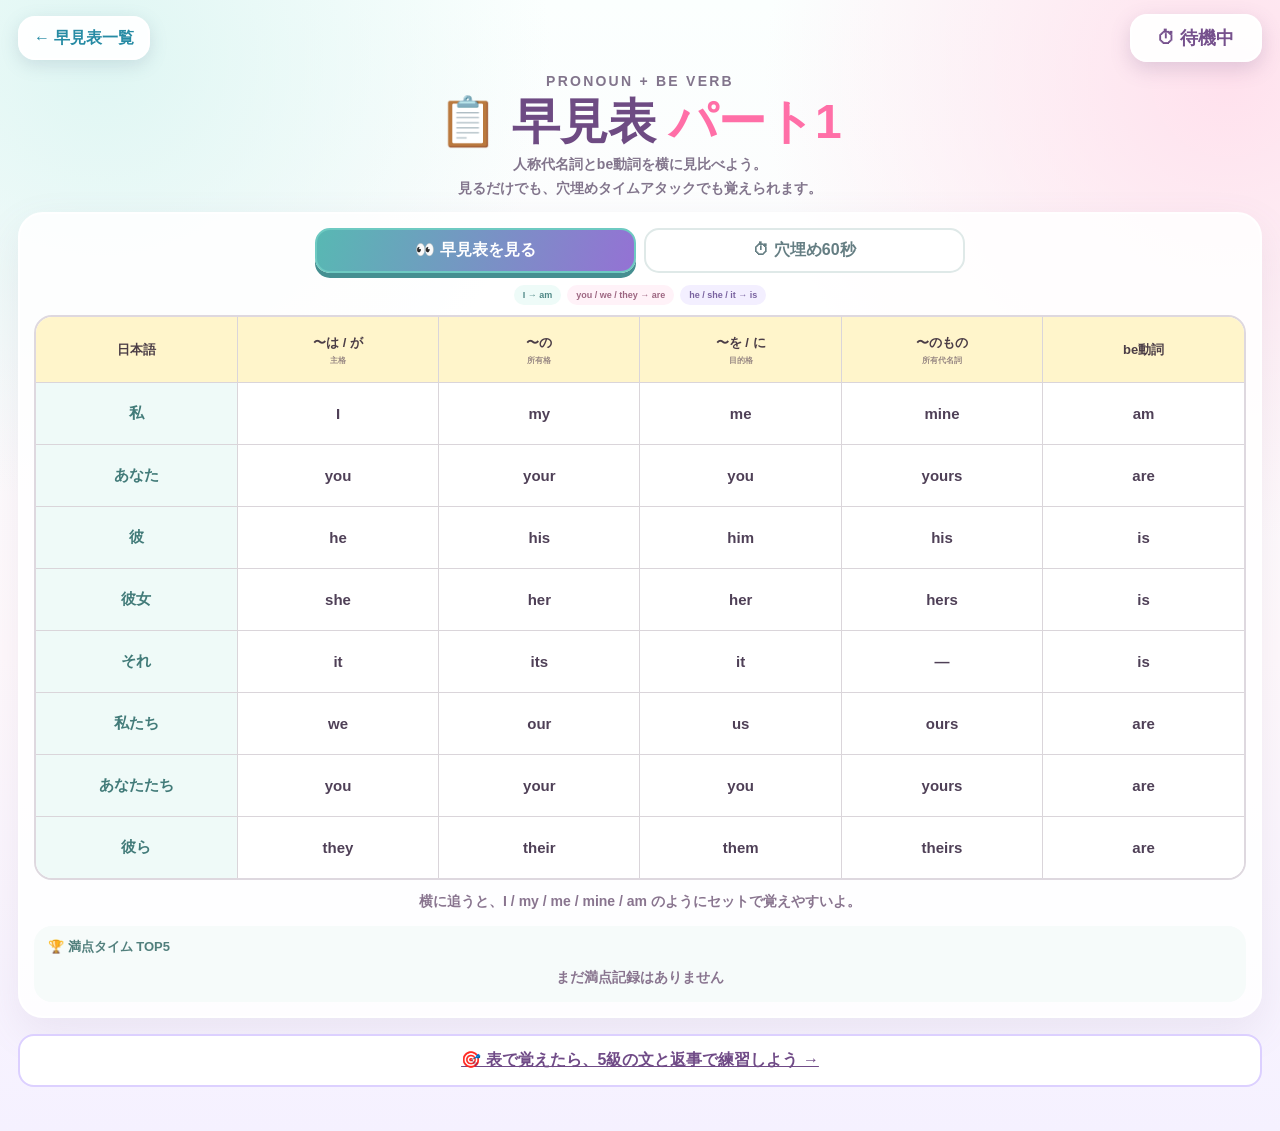
<file: hayamihyo1.html>
<!doctype html>
<html lang="ja"><head><meta charset="utf-8"><meta name="viewport" content="width=device-width,initial-scale=1,viewport-fit=cover"><title>英語の早見表 パート1</title>
<style>
:root{--ink:#5d4968;--vio:#875fd0;--pink:#ff6fa7;--teal:#59b9b4;--green:#69c99d;--red:#ed8da0;--cream:#fff5cb}*{box-sizing:border-box}html,body{margin:0;min-height:100%;font-family:-apple-system,BlinkMacSystemFont,"Hiragino Kaku Gothic ProN","Yu Gothic",sans-serif;color:var(--ink)}body{background:radial-gradient(circle at 8% 5%,#dff6f3 0,transparent 28rem),radial-gradient(circle at 96% 7%,#ffe1ed 0,transparent 29rem),linear-gradient(180deg,#fbfffe,#fff9fc 58%,#f5f1ff)}button{font:inherit;-webkit-tap-highlight-color:transparent;cursor:pointer}.wrap{width:min(100%,1280px);margin:auto;padding:14px 18px 28px}.top{position:sticky;top:6px;z-index:40;display:flex;align-items:center;justify-content:space-between;gap:10px;pointer-events:none}.back,.timer{pointer-events:auto;border:2px solid #fff;background:#ffffffee;border-radius:17px;box-shadow:0 5px 18px #657e9433;font-weight:900}.back{padding:9px 14px;color:#268ba4}.timer{padding:10px 16px;min-width:132px;text-align:center;color:#76518d;font-size:18px;box-shadow:0 7px 20px #6b538035}.timer.warn{color:#d85270;border-color:#f6a8b8;background:#fff7f9}.hero{text-align:center;margin:8px 0 12px}.eyebrow{margin:0;color:#7d9a9e;font-size:10px;font-weight:950;letter-spacing:.16em}.hero h1{margin:4px 0;color:#6e4b83;font-size:clamp(30px,5vw,48px);line-height:1}.hero h1 span{color:var(--pink)}.hero p{margin:7px 0 0;color:#82758c;font-size:11px;font-weight:750;line-height:1.55}.panel{padding:14px;border:2px solid #fff;border-radius:25px;background:#ffffffdf;box-shadow:0 15px 40px #7d6b8e1c}.tabs{display:grid;grid-template-columns:1fr 1fr;gap:8px;max-width:650px;margin:0 auto 12px}.tab{border:2px solid #dfe9e8;border-radius:15px;padding:10px;background:#fff;color:#657e83;font-weight:900}.tab.on{border-color:#6ecac2;color:#fff;background:linear-gradient(105deg,#58b8b3,#9472d4);box-shadow:0 5px 0 #458f91}.rules{display:flex;flex-wrap:wrap;gap:6px;justify-content:center;margin:0 0 10px}.rule{padding:5px 9px;border-radius:99px;background:#eefbf8;color:#4f8886;font-size:9px;font-weight:900}.rule:nth-child(2){background:#fff2f8;color:#9d6681}.rule:nth-child(3){background:#f3efff;color:#7a63a0}.startBox{display:none;max-width:760px;margin:10px auto 12px;padding:14px;border-radius:18px;background:linear-gradient(135deg,#f0fbf8,#f4efff);text-align:center}.startBox.on{display:block}.startBox p{margin:0 0 10px;color:#7f7188;font-size:11px;font-weight:800}.startBtn{width:100%;border:0;border-radius:15px;padding:13px;color:#fff;background:linear-gradient(105deg,#58b8b3,#956fd2);box-shadow:0 5px 0 #457f87;font-weight:950}.tableWrap{overflow-x:auto;border-radius:18px;border:2px solid #ded8df;background:#fff}.pronoun{width:100%;min-width:880px;border-collapse:collapse;table-layout:fixed}.pronoun th,.pronoun td{border-right:1px solid #dad5da;border-bottom:1px solid #dad5da;text-align:center}.pronoun th:last-child,.pronoun td:last-child{border-right:0}.pronoun tr:last-child td{border-bottom:0}.pronoun th{height:65px;padding:7px;background:var(--cream);color:#4b3d46;font-size:13px}.pronoun th small{display:block;margin-top:3px;color:#978783;font-size:8px}.pronoun td{height:62px;padding:6px;background:#fff;font-size:15px}.pronoun td.jp{background:#effaf8;color:#427b79;font-weight:900}.cell{width:100%;min-height:42px;border:2px solid transparent;border-radius:11px;background:transparent;color:#4f4057;font-weight:850}.cell.static{cursor:default}.cell.blank{border:2px dashed #d7c9df;background:#fbf9fd;color:#af9ab7}.cell.active{outline:3px solid #ff8eb9}.cell.filled{border-color:#9c7bd4;background:#f4efff;color:#654b7a;box-shadow:0 0 0 2px #9c7bd422}.cell.ok{border-color:var(--green);background:#edfbf5;color:#317d61}.cell.bad{border-color:var(--red);background:#fff0f4;color:#b95368}.correct{display:block;margin-top:2px;color:#c75c72;font-size:8px;font-weight:900}.bankTitle{text-align:center;margin:10px 0 6px;color:#7d668c;font-size:11px;font-weight:950}.bank{display:flex;flex-wrap:wrap;justify-content:center;gap:7px;max-width:1120px;margin:auto}.chip{border:2px solid #ded5e4;border-radius:99px;padding:9px 14px;background:#fff;color:#735485;font-size:13px;font-weight:950}.chip.used{opacity:.28;transform:scale(.94)}.actions{display:grid;grid-template-columns:1fr 1fr;gap:9px;max-width:850px;margin:12px auto 0}.secondary,.finish{border-radius:15px;padding:12px;font-weight:950}.secondary{border:2px solid #e5d9ea;background:#fff;color:#80668c}.finish{border:0;color:#fff;background:linear-gradient(105deg,#58b8b3,#956fd2);box-shadow:0 5px 0 #457f87}.result{display:none;max-width:850px;margin:10px auto 0;padding:13px;border-radius:18px;text-align:center;background:linear-gradient(135deg,#fff6cb,#ffe9f2)}.result.on{display:block}.result strong{font-size:27px;color:#e1729a}.records{margin-top:12px;padding:12px 14px;border-radius:18px;background:#f6fbfa}.records h3{margin:0 0 7px;color:#517f7c;font-size:13px}.rank{display:flex;justify-content:space-between;gap:12px;margin-top:5px;padding:7px 9px;border-radius:10px;background:#fff;font-size:10px;font-weight:850}.note{text-align:center;margin:10px 0 0;color:#89758f;font-size:10px;font-weight:800}@media(max-width:700px){.wrap{padding:8px}.top{top:4px}.panel{padding:9px}.pronoun{min-width:790px}.pronoun th{height:58px;font-size:12px}.pronoun td{height:58px;font-size:14px}.cell{min-height:40px}.chip{padding:8px 11px;font-size:12px}.hero h1{font-size:30px}.timer{font-size:16px;min-width:116px;padding:9px 11px}}

button,a{touch-action:manipulation}button:focus-visible,a:focus-visible,summary:focus-visible{outline:3px solid #267b95;outline-offset:3px}.back,.tab,.chip,.piece.blank{min-height:44px}.hero p,.note,.viewNote{font-size:14px;line-height:1.7}.correct{font-size:12px}.study-link{display:block;margin:16px 0;padding:14px;border:2px solid #dcd0ff;border-radius:16px;background:#fff;color:#704b87;font-weight:800;text-align:center}
</style></head><body><main class="wrap"><div class="top"><button class="back" id="back">← 早見表一覧</button><div class="timer" id="timer">⏱ 待機中</div></div><header class="hero"><p class="eyebrow">PRONOUN + BE VERB</p><h1>📋 早見表 <span>パート1</span></h1><p>人称代名詞とbe動詞を横に見比べよう。<br>見るだけでも、穴埋めタイムアタックでも覚えられます。</p></header><section class="panel"><div class="tabs"><button class="tab on" data-mode="view">👀 早見表を見る</button><button class="tab" data-mode="fill">⏱ 穴埋め60秒</button></div><div class="rules"><span class="rule">I → am</span><span class="rule">you / we / they → are</span><span class="rule">he / she / it → is</span></div><div class="startBox" id="startBox"><p>スタートを押したら問題が出て、60秒カウント開始！</p><button class="startBtn" id="startBtn">🚀 スタート！</button></div><div class="tableWrap"><table class="pronoun"><thead><tr><th>日本語</th><th>〜は / が<small>主格</small></th><th>〜の<small>所有格</small></th><th>〜を / に<small>目的格</small></th><th>〜のもの<small>所有代名詞</small></th><th>be動詞</th></tr></thead><tbody id="tbody"></tbody></table></div><div id="fillTools" style="display:none"><div class="bankTitle">👇 空欄をタップして、カードをセット</div><div class="bank" id="bank"></div><div class="actions"><button class="secondary" id="retry">🔄 問題を変える</button><button class="finish" id="finish">🏁 採点する</button></div><div class="result" id="result"></div></div><div class="note" id="viewNote">横に追うと、<b>I / my / me / mine / am</b> のようにセットで覚えやすいよ。</div><div class="records"><h3>🏆 満点タイム TOP5</h3><div id="records"></div></div></section><a class="study-link" href="./hayamihyo4.html?v=26">🎯 表で覚えたら、5級の文と返事で練習しよう →</a></main>
<script>
const RECORD_KEY='eigo305-pronoun-be-top5-v1';const ROWS=[['私','I','my','me','mine','am'],['あなた','you','your','you','yours','are'],['彼','he','his','him','his','is'],['彼女','she','her','her','hers','is'],['それ','it','its','it','—','is'],['私たち','we','our','us','ours','are'],['あなたたち','you','your','you','yours','are'],['彼ら','they','their','them','theirs','are']];const COLS=[1,2,3,4,5];let cardOrder=[];let mode='view',started=false,blanks=[],answers={},active=null,graded=false,startAt=0,endAt=0,timerId=null;const $=s=>document.querySelector(s);function shuffle(a){a=[...a];for(let i=a.length-1;i>0;i--){let j=Math.floor(Math.random()*(i+1));[a[i],a[j]]=[a[j],a[i]]}return a}function key(r,c){return r+'-'+c}function getRecords(){try{return JSON.parse(localStorage.getItem(RECORD_KEY)||'[]')}catch{return []}}function saveRecord(sec){let a=[...getRecords(),{time:+sec.toFixed(1),date:new Date().toLocaleDateString('ja-JP')}].sort((x,y)=>x.time-y.time).slice(0,5);localStorage.setItem(RECORD_KEY,JSON.stringify(a))}function showRecords(){let a=getRecords();$('#records').innerHTML=a.length?a.map((x,i)=>`<div class="rank"><span>${['🥇','🥈','🥉','4️⃣','5️⃣'][i]} ${i+1}位</span><b>${Number(x.time).toFixed(1)}秒</b></div>`).join(''):'<div class="note">まだ満点記録はありません</div>'}function chooseBlanks(){let all=[];ROWS.forEach((row,r)=>COLS.forEach(c=>{if(row[c]!=='—')all.push(key(r,c))}));let picked=shuffle(all).slice(0,18);ROWS.forEach((row,r)=>{if(!picked.some(k=>k.startsWith(r+'-'))){let v=COLS.filter(c=>row[c]!=='—');picked.push(key(r,v[Math.floor(Math.random()*v.length)]))}});return [...new Set(picked)]}function prepareRound(){clearInterval(timerId);started=false;graded=false;answers={};active=null;blanks=[];$('#timer').textContent='⏱ 待機中';$('#timer').classList.remove('warn');$('#result').classList.remove('on');$('#startBox').classList.add('on');$('#fillTools').style.display='none';render()}function startRound(){started=true;graded=false;answers={};active=null;blanks=chooseBlanks();cardOrder=shuffle(blanks.map((k,id)=>{let [r,c]=k.split('-').map(Number);return{id,value:ROWS[r][c]}}));startAt=performance.now();endAt=startAt+60000;$('#startBox').classList.remove('on');$('#fillTools').style.display='block';clearInterval(timerId);timerId=setInterval(tick,100);render();tick()}function tick(){let left=Math.max(0,(endAt-performance.now())/1000);$('#timer').textContent='⏱ '+Math.ceil(left)+'秒';$('#timer').classList.toggle('warn',left<=10);if(left<=0&&!graded)finish(true)}function render(){$('#tbody').innerHTML=ROWS.map((row,r)=>`<tr><td class="jp">${row[0]}</td>${COLS.map(c=>{let k=key(r,c),isBlank=mode==='fill'&&started&&blanks.includes(k),ans=answers[k],ok=graded&&ans&&ans.value===row[c],bad=graded&&isBlank&&(!ans||ans.value!==row[c]);if(!isBlank)return `<td><button class="cell static" type="button">${row[c]}</button></td>`;return `<td><button class="cell blank ${active===k&&!graded?'active':''} ${ans&&!graded?'filled':''} ${ok?'ok':''} ${bad?'bad':''}" type="button" data-cell="${k}">${ans?ans.value:'？'}${bad?`<span class="correct">正解：${row[c]}</span>`:''}</button></td>`}).join('')}</tr>`).join('');if(mode==='fill'&&started&&!graded)document.querySelectorAll('[data-cell]').forEach(b=>b.onclick=()=>slot(b.dataset.cell));if(mode==='fill'&&started)renderBank()}function renderBank(){let cards=cardOrder;$('#bank').innerHTML=cards.map(x=>{let used=Object.values(answers).some(a=>a.id===x.id);return `<button class="chip ${used?'used':''}" type="button" data-card="${x.id}">${x.value}</button>`}).join('');if(!graded)document.querySelectorAll('[data-card]').forEach(b=>b.onclick=()=>pickCard(+b.dataset.card,cards))}function slot(k){if(answers[k])delete answers[k];active=k;render()}function pickCard(id,cards){let card=cards.find(x=>x.id===id);if(!card)return;let usedKey=Object.keys(answers).find(k=>answers[k].id===id);if(usedKey){delete answers[usedKey];active=usedKey;render();return}let k=active&&!answers[active]?active:blanks.find(x=>!answers[x]);if(!k)return;answers[k]=card;active=blanks.find(x=>!answers[x])||null;render()}function setMode(m){mode=m;document.querySelectorAll('.tab').forEach(b=>b.classList.toggle('on',b.dataset.mode===m));$('#viewNote').style.display=m==='view'?'block':'none';clearInterval(timerId);if(m==='fill')prepareRound();else{started=false;blanks=[];answers={};graded=false;$('#startBox').classList.remove('on');$('#fillTools').style.display='none';$('#timer').textContent='⏱ 待機中';$('#timer').classList.remove('warn');render()}}function finish(timeout=false){if(graded||!started)return;graded=true;clearInterval(timerId);let sec=timeout?60:Math.min(60,(performance.now()-startAt)/1000),score=0;blanks.forEach(k=>{let [r,c]=k.split('-').map(Number);if(answers[k]&&answers[k].value===ROWS[r][c])score++});render();let perfect=score===blanks.length;if(perfect)saveRecord(sec);$('#result').classList.add('on');$('#result').innerHTML=`<div>${perfect?'✨🏆✨':'🎯'}</div><strong>${score} / ${blanks.length}</strong><div>${perfect?'満点！ '+sec.toFixed(1)+'秒でクリア！':'赤いところを確認して、もう一度挑戦！'}</div>`;showRecords()}document.querySelectorAll('.tab').forEach(b=>b.onclick=()=>setMode(b.dataset.mode));$('#startBtn').onclick=startRound;$('#retry').onclick=startRound;$('#finish').onclick=()=>finish(false);$('#back').onclick=()=>location.href='./hayamihyo2.html?v=25';showRecords();render();
</script></body></html>
</file>
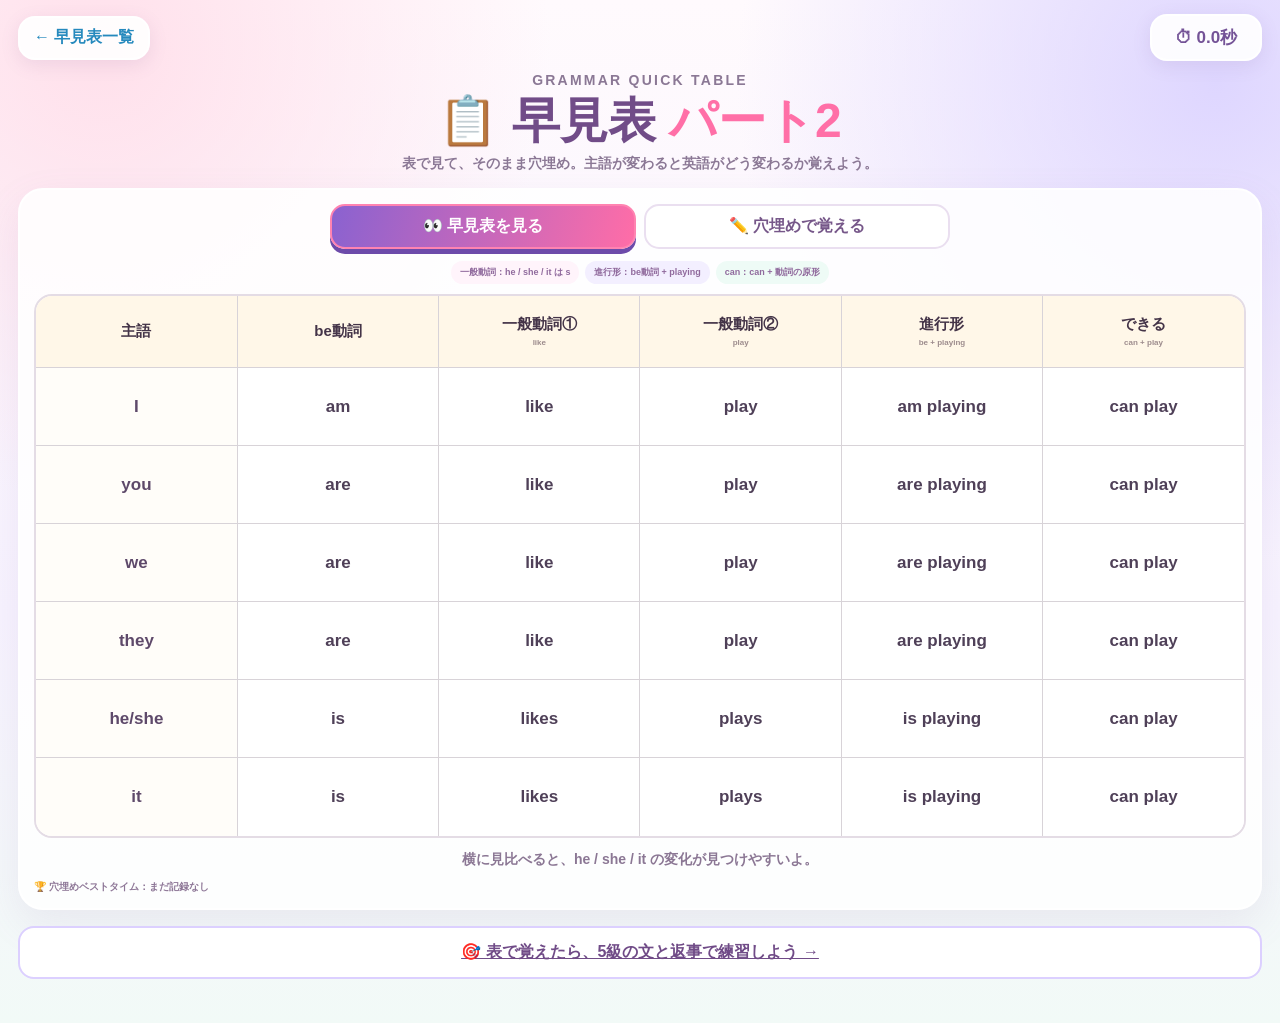
<file: hayamihyo2-grammar.html>
<!doctype html>
<html lang="ja">
<head>
<meta charset="utf-8">
<meta name="viewport" content="width=device-width,initial-scale=1,viewport-fit=cover">
<title>英語の早見表 パート2</title>
<style>
:root{--ink:#5e496a;--vio:#875fd0;--pink:#ff6fa7;--line:#e8dfeb;--cream:#fff7e8;--green:#72cfa8;--red:#ed8ea0}
*{box-sizing:border-box}html,body{margin:0;min-height:100%;font-family:-apple-system,BlinkMacSystemFont,"Hiragino Kaku Gothic ProN","Yu Gothic",sans-serif;color:var(--ink)}
body{background:radial-gradient(circle at 8% 5%,#ffe0eb 0,transparent 28rem),radial-gradient(circle at 95% 8%,#ded6ff 0,transparent 30rem),linear-gradient(180deg,#fffafd,#f7f3ff 60%,#f2faf7)}
button{font:inherit;-webkit-tap-highlight-color:transparent;cursor:pointer}.wrap{width:min(100%,1280px);margin:auto;padding:14px 18px 28px}.top{display:flex;align-items:center;justify-content:space-between;gap:10px}.back,.timer{border:2px solid #fff;background:#ffffffea;border-radius:17px;box-shadow:0 5px 18px #7f619b20;font-weight:900}.back{padding:9px 14px;color:#2589bd}.timer{padding:10px 15px;min-width:112px;text-align:center;color:#745397;font-size:17px}.hero{text-align:center;margin:8px 0 12px}.eyebrow{margin:0;color:#9e7cab;font-size:10px;font-weight:950;letter-spacing:.16em}.hero h1{margin:4px 0;color:#714c88;font-size:clamp(30px,5vw,48px);line-height:1}.hero h1 span{color:var(--pink)}.hero p{margin:7px 0 0;color:#8b7895;font-size:11px;font-weight:750}.panel{padding:14px;border:2px solid #fff;border-radius:25px;background:#ffffffde;box-shadow:0 15px 40px #8f6fa21c}.tabs{display:grid;grid-template-columns:1fr 1fr;gap:8px;max-width:620px;margin:0 auto 12px}.tab{border:2px solid #eadff0;border-radius:15px;padding:10px;background:#fff;color:#765789;font-weight:900}.tab.on{border-color:#ff83b1;color:#fff;background:linear-gradient(105deg,#8a62d0,#ff6da7);box-shadow:0 5px 0 #6d4baa}.rules{display:flex;flex-wrap:wrap;gap:6px;justify-content:center;margin:0 0 10px}.rule{padding:5px 9px;border-radius:99px;background:#fff4fb;color:#906a9d;font-size:9px;font-weight:900}.rule:nth-child(2){background:#f3efff}.rule:nth-child(3){background:#eefbf6}.tableWrap{overflow-x:auto;border-radius:18px;border:2px solid #e4dce5;background:#fff}.grammar{width:100%;min-width:860px;border-collapse:collapse;table-layout:fixed}.grammar th,.grammar td{border-right:1px solid #d8d3d8;border-bottom:1px solid #d8d3d8;text-align:center}.grammar th:last-child,.grammar td:last-child{border-right:0}.grammar tr:last-child td{border-bottom:0}.grammar th{height:72px;padding:8px;background:var(--cream);color:#443448;font-size:15px}.grammar th small{display:block;margin-top:4px;color:#9d8c8d;font-size:8px}.grammar td{height:78px;padding:7px;background:#fff;font-size:17px}.grammar td.subject{font-weight:900;background:#fffdf9}.cell{width:100%;min-height:51px;border:2px solid transparent;border-radius:12px;background:transparent;color:#4f4058;font-weight:800}.cell.static{cursor:default}.cell.blank{border:2px dashed #d8cce1;background:#fbf9fd;color:#b19bb8}.cell.active{outline:3px solid #ff8eb9}.cell.filled{border-color:#9b7bd4;background:#f4efff;color:#654b7a;box-shadow:0 0 0 2px #9b7bd422}.cell.ok{border-color:var(--green);background:#edfbf5;color:#317d61}.cell.bad{border-color:var(--red);background:#fff0f4;color:#b95368}.correct{display:block;margin-top:3px;color:#c75c72;font-size:8px;font-weight:900}.bankTitle{text-align:center;margin:10px 0 6px;color:#89679a;font-size:11px;font-weight:950}.bank{display:flex;flex-wrap:wrap;justify-content:center;gap:7px;max-width:1100px;margin:auto}.chip{border:2px solid #e6daeb;border-radius:99px;padding:9px 14px;background:#fff;color:#76558a;font-size:13px;font-weight:950;box-shadow:0 3px 8px #82679712}.chip:active{transform:scale(.96)}.actions{display:grid;grid-template-columns:1fr 1fr;gap:9px;max-width:850px;margin:12px auto 0}.secondary,.finish{border-radius:15px;padding:12px;font-weight:950}.secondary{border:2px solid #e5d9ea;background:#fff;color:#80668c}.finish{border:0;color:#fff;background:linear-gradient(105deg,#8159ca,#ff639e);box-shadow:0 5px 0 #6545a0}.result{display:none;max-width:850px;margin:10px auto 0;padding:13px;border-radius:18px;text-align:center;background:linear-gradient(135deg,#fff6cb,#ffe9f2)}.result.on{display:block}.result strong{font-size:27px;color:#e1729a}.record{margin-top:9px;color:#8e7797;font-size:10px;font-weight:850}.viewNote{text-align:center;margin:10px 0 0;color:#8b7794;font-size:10px;font-weight:800}
@media(max-width:700px){.wrap{padding:8px}.panel{padding:9px}.grammar{min-width:760px}.grammar th{height:62px;font-size:13px}.grammar td{height:69px;font-size:15px}.cell{min-height:45px}.chip{padding:8px 11px;font-size:12px}.hero h1{font-size:30px}}

button,a{touch-action:manipulation}button:focus-visible,a:focus-visible,summary:focus-visible{outline:3px solid #267b95;outline-offset:3px}.back,.tab,.chip,.piece.blank{min-height:44px}.hero p,.note,.viewNote{font-size:14px;line-height:1.7}.correct{font-size:12px}.study-link{display:block;margin:16px 0;padding:14px;border:2px solid #dcd0ff;border-radius:16px;background:#fff;color:#704b87;font-weight:800;text-align:center}
</style>
</head>
<body>
<main class="wrap">
  <div class="top"><button class="back" id="back">← 早見表一覧</button><div class="timer" id="timer">⏱ 0.0秒</div></div>
  <header class="hero"><p class="eyebrow">GRAMMAR QUICK TABLE</p><h1>📋 早見表 <span>パート2</span></h1><p>表で見て、そのまま穴埋め。主語が変わると英語がどう変わるか覚えよう。</p></header>
  <section class="panel">
    <div class="tabs"><button class="tab on" data-mode="view">👀 早見表を見る</button><button class="tab" data-mode="fill">✏️ 穴埋めで覚える</button></div>
    <div class="rules"><span class="rule">一般動詞：he / she / it は s</span><span class="rule">進行形：be動詞 + playing</span><span class="rule">can：can + 動詞の原形</span></div>
    <div class="tableWrap"><table class="grammar"><thead><tr><th>主語</th><th>be動詞</th><th>一般動詞①<small>like</small></th><th>一般動詞②<small>play</small></th><th>進行形<small>be + playing</small></th><th>できる<small>can + play</small></th></tr></thead><tbody id="tbody"></tbody></table></div>
    <div id="fillTools" style="display:none"><div class="bankTitle">👇 空欄をタップして、カードを選ぼう</div><div class="bank" id="bank"></div><div class="actions"><button class="secondary" id="retry">🔄 穴を変える</button><button class="finish" id="finish">🏁 採点する</button></div><div class="result" id="result"></div></div>
    <div class="viewNote" id="viewNote">横に見比べると、<b>he / she / it</b> の変化が見つけやすいよ。</div>
    <div class="record" id="record"></div>
  </section>
<a class="study-link" href="./hayamihyo4.html?v=26">🎯 表で覚えたら、5級の文と返事で練習しよう →</a></main>
<script>
const RECORD_KEY='eigo305-grammar-table2-record-v1';
const ROWS=[
 {subject:'I',be:'am',v1:'like',v2:'play',prog:'am playing',can:'can play'},
 {subject:'you',be:'are',v1:'like',v2:'play',prog:'are playing',can:'can play'},
 {subject:'we',be:'are',v1:'like',v2:'play',prog:'are playing',can:'can play'},
 {subject:'they',be:'are',v1:'like',v2:'play',prog:'are playing',can:'can play'},
 {subject:'he/she',be:'is',v1:'likes',v2:'plays',prog:'is playing',can:'can play'},
 {subject:'it',be:'is',v1:'likes',v2:'plays',prog:'is playing',can:'can play'}
];
const COLS=['be','v1','v2','prog','can'];
let choices=[];let mode='view',blanks=[],answers={},active=null,graded=false,startAt=0,timerId=null;
const $=s=>document.querySelector(s);
function shuffle(a){a=[...a];for(let i=a.length-1;i>0;i--){let j=Math.floor(Math.random()*(i+1));[a[i],a[j]]=[a[j],a[i]]}return a}
function key(r,c){return r+'-'+c}
function newRound(){graded=false;answers={};active=null;let all=[];ROWS.forEach((_,r)=>COLS.forEach(c=>all.push(key(r,c))));blanks=shuffle(all).slice(0,15);choices=shuffle([...new Set(blanks.map(k=>{let [r,c]=k.split('-');return ROWS[+r][c]}))]);startAt=performance.now();clearInterval(timerId);timerId=setInterval(()=>$('#timer').textContent='⏱ '+((performance.now()-startAt)/1000).toFixed(1)+'秒',100);$('#result').classList.remove('on');render()}
function render(){
 $('#tbody').innerHTML=ROWS.map((row,r)=>`<tr><td class="subject">${row.subject}</td>${COLS.map(c=>{let k=key(r,c),isBlank=mode==='fill'&&blanks.includes(k),ans=answers[k],ok=graded&&ans===row[c],bad=graded&&isBlank&&ans!==row[c];if(!isBlank)return `<td><button class="cell static" type="button">${row[c]}</button></td>`;return `<td><button class="cell blank ${active===k&&!graded?'active':''} ${ans&&!graded?'filled':''} ${ok?'ok':''} ${bad?'bad':''}" type="button" data-cell="${k}">${ans||'？'}${bad?`<span class="correct">正解：${row[c]}</span>`:''}</button></td>`}).join('')}</tr>`).join('');
 if(mode==='fill'&&!graded)document.querySelectorAll('[data-cell]').forEach(b=>b.onclick=()=>{active=b.dataset.cell;render()});
 if(mode==='fill')renderBank();
}
function renderBank(){$('#bank').innerHTML=choices.map(x=>`<button class="chip" type="button" data-answer="${x}">${x}</button>`).join('');if(!graded)document.querySelectorAll('[data-answer]').forEach(b=>b.onclick=()=>{if(!active){let first=blanks.find(k=>!answers[k]);active=first||blanks[0]}answers[active]=b.dataset.answer;let next=blanks.find(k=>!answers[k]);active=next||active;render()})}
function setMode(m){mode=m;document.querySelectorAll('.tab').forEach(b=>b.classList.toggle('on',b.dataset.mode===m));$('#fillTools').style.display=m==='fill'?'block':'none';$('#viewNote').style.display=m==='view'?'block':'none';clearInterval(timerId);$('#timer').textContent='⏱ 0.0秒';$('#result').classList.remove('on');if(m==='fill')newRound();else{blanks=[];answers={};graded=false;render()} }
function finish(){if(graded)return;graded=true;clearInterval(timerId);let sec=(performance.now()-startAt)/1000,score=0;blanks.forEach(k=>{let [r,c]=k.split('-');if(answers[k]===ROWS[+r][c])score++});render();let perfect=score===blanks.length;if(perfect){let old=Number(localStorage.getItem(RECORD_KEY)||0);if(!old||sec<old)localStorage.setItem(RECORD_KEY,sec.toFixed(1))}$('#result').classList.add('on');$('#result').innerHTML=`<div>${perfect?'✨🏆✨':'🎯'}</div><strong>${score} / ${blanks.length}</strong><div>${perfect?'満点！ '+sec.toFixed(1)+'秒でクリア！':'赤いところを見て、もう一度やってみよう。'}</div>`;showRecord()}
function showRecord(){let best=localStorage.getItem(RECORD_KEY);$('#record').textContent=best?'🏆 穴埋めベストタイム：'+Number(best).toFixed(1)+'秒':'🏆 穴埋めベストタイム：まだ記録なし'}
document.querySelectorAll('.tab').forEach(b=>b.onclick=()=>setMode(b.dataset.mode));$('#retry').onclick=newRound;$('#finish').onclick=finish;$('#back').onclick=()=>location.href='./hayamihyo2.html?v=25';showRecord();render();
</script>
</body>
</html>
</file>
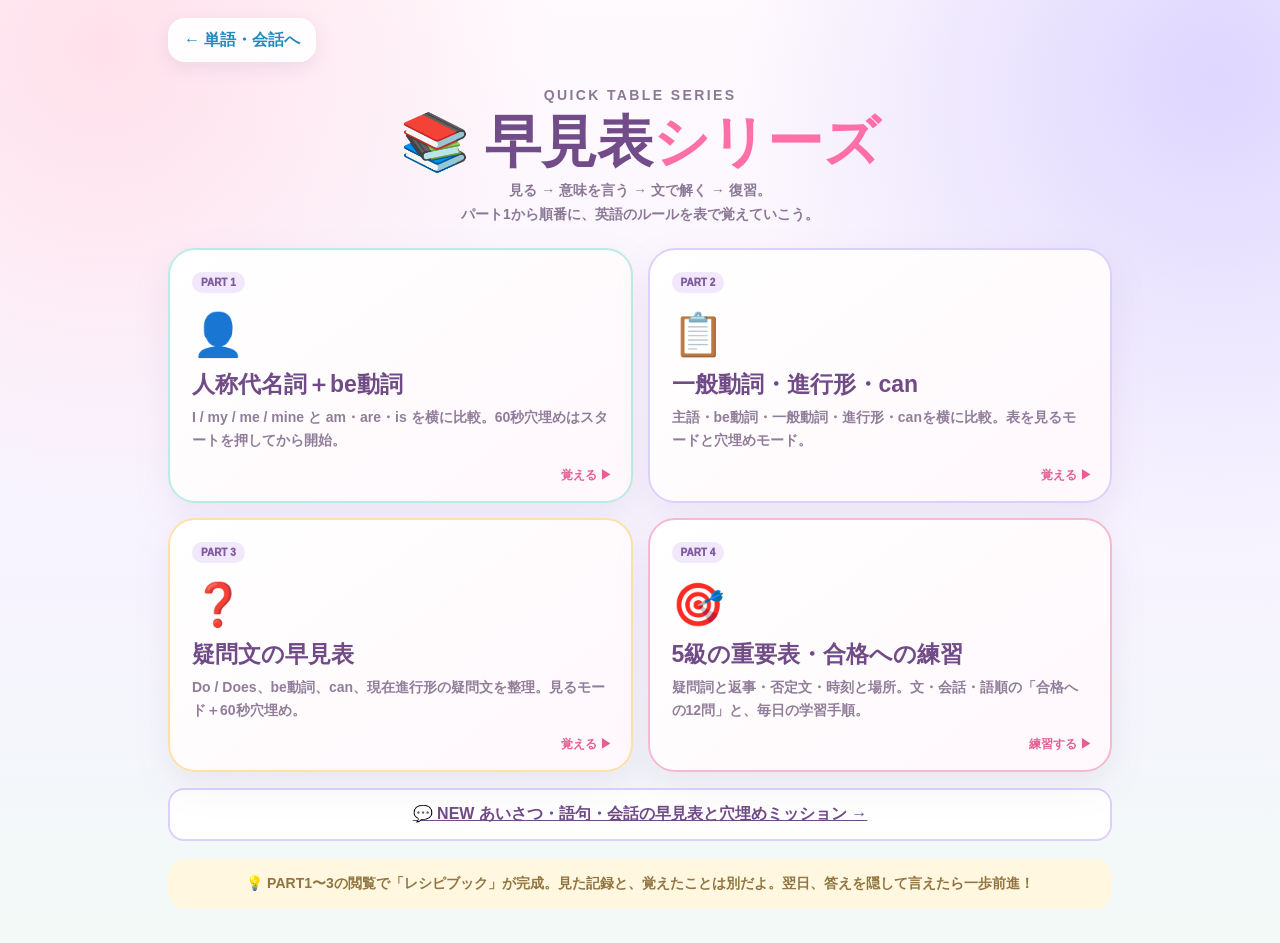
<file: hayamihyo2.html>
<!doctype html>
<html lang="ja">
<head><meta charset="utf-8"><meta name="viewport" content="width=device-width,initial-scale=1,viewport-fit=cover"><title>英語の早見表シリーズ</title>
<style>
:root{--ink:#604873;--vio:#875fd0;--pink:#ff6fa7;--line:#eadff0}*{box-sizing:border-box}html,body{margin:0;min-height:100%;font-family:-apple-system,BlinkMacSystemFont,"Hiragino Kaku Gothic ProN","Yu Gothic",sans-serif;color:var(--ink)}body{background:radial-gradient(circle at 8% 5%,#ffe0eb 0,transparent 28rem),radial-gradient(circle at 95% 8%,#ded6ff 0,transparent 30rem),linear-gradient(180deg,#fffafd,#f7f3ff 60%,#f2faf7)}button{font:inherit;-webkit-tap-highlight-color:transparent}.wrap{width:min(100%,980px);margin:auto;padding:18px 18px 34px}.back{border:2px solid #fff;background:#ffffffea;border-radius:17px;padding:9px 14px;color:#2589bd;box-shadow:0 5px 18px #7f619b20;font-weight:900;cursor:pointer}.hero{text-align:center;margin:22px 0}.eyebrow{margin:0;color:#9e7cab;font-size:10px;font-weight:950;letter-spacing:.17em}.hero h1{margin:6px 0;color:#714c88;font-size:clamp(34px,7vw,56px);line-height:1}.hero h1 span{color:var(--pink)}.hero p{margin:9px 0 0;color:#8b7895;font-size:12px;font-weight:750;line-height:1.6}.grid{display:grid;grid-template-columns:repeat(2,minmax(0,1fr));gap:15px}.card{position:relative;min-height:220px;border:2px solid #fff;border-radius:27px;padding:22px;background:linear-gradient(145deg,#fff,#fff8fc);box-shadow:0 14px 36px #8f6fa21d;text-align:left;color:var(--ink);cursor:pointer}.card:active{transform:scale(.985)}.num{display:inline-block;padding:5px 9px;border-radius:99px;background:#f1e9fb;color:#805ba0;font-size:10px;font-weight:950}.ico{display:block;margin-top:17px;font-size:42px}.card h2{margin:10px 0 6px;color:#704b87;font-size:23px}.card p{margin:0;color:#917d9a;font-size:11px;font-weight:750;line-height:1.65}.go{position:absolute;right:18px;bottom:17px;color:#e55f94;font-size:12px;font-weight:950}.part1{border-color:#bfe9e3}.part2{border-color:#dcd0ff}.part3{border-color:#ffe1a8}.future{opacity:.55;cursor:default;background:#faf8fc;border-style:dashed}.future .num{background:#eee8f1}.future .go{color:#9a8ba1}.note{margin:18px 0 0;padding:13px 15px;border-radius:18px;background:#fff7df;color:#917440;text-align:center;font-size:10px;font-weight:850;line-height:1.55}@media(max-width:650px){.wrap{padding:10px}.grid{grid-template-columns:1fr}.card{min-height:185px}.hero{margin:16px 0}.hero h1{font-size:36px}}

button,a{touch-action:manipulation}button:focus-visible,a:focus-visible,summary:focus-visible{outline:3px solid #267b95;outline-offset:3px}.back,.tab,.chip,.piece.blank{min-height:44px}.hero p,.note,.viewNote{font-size:14px;line-height:1.7}.correct{font-size:12px}.study-link{display:block;margin:16px 0;padding:14px;border:2px solid #dcd0ff;border-radius:16px;background:#fff;color:#704b87;font-weight:800;text-align:center}
.card p{font-size:14px}.card{padding-bottom:48px}.part4{border-color:#f6b9d2}</style></head><body><main class="wrap"><button class="back" onclick="location.href='./?v=25'">← 単語・会話へ</button><header class="hero"><p class="eyebrow">QUICK TABLE SERIES</p><h1>📚 早見表<span>シリーズ</span></h1><p>見る → 意味を言う → 文で解く → 復習。<br>パート1から順番に、英語のルールを表で覚えていこう。</p></header><section class="grid"><button class="card part1" onclick="openPart(1,'./hayamihyo1.html?v=25')"><span class="num">PART 1</span><span class="ico">👤</span><h2>人称代名詞＋be動詞</h2><p>I / my / me / mine と am・are・is を横に比較。60秒穴埋めはスタートを押してから開始。</p><span class="go">覚える ▶</span></button><button class="card part2" onclick="openPart(2,'./hayamihyo2-grammar.html?v=25')"><span class="num">PART 2</span><span class="ico">📋</span><h2>一般動詞・進行形・can</h2><p>主語・be動詞・一般動詞・進行形・canを横に比較。表を見るモードと穴埋めモード。</p><span class="go">覚える ▶</span></button><button class="card part3" onclick="openPart(3,'./hayamihyo3.html?v=25')"><span class="num">PART 3</span><span class="ico">❓</span><h2>疑問文の早見表</h2><p>Do / Does、be動詞、can、現在進行形の疑問文を整理。見るモード＋60秒穴埋め。</p><span class="go">覚える ▶</span></button><button class="card part4" onclick="location.href='./hayamihyo4.html?v=33'"><span class="num">PART 4</span><span class="ico">🎯</span><h2>5級の重要表・合格への練習</h2><p>疑問詞と返事・否定文・時刻と場所。文・会話・語順の「合格への12問」と、毎日の学習手順。</p><span class="go">練習する ▶</span></button></section><a class="study-link" href="./phrase-mission.html?v=28">💬 NEW あいさつ・語句・会話の早見表と穴埋めミッション →</a><div class="note">💡 PART1〜3の閲覧で「レシピブック」が完成。見た記録と、覚えたことは別だよ。翌日、答えを隠して言えたら一歩前進！</div></main><script>function openPart(n,url){let parts=[];try{parts=JSON.parse(localStorage.getItem('eigo305-guide-parts-v1')||'[]')}catch{};if(!Array.isArray(parts))parts=[];parts=[...new Set([...parts.filter(x=>[1,2,3].includes(x)),n])];try{localStorage.setItem('eigo305-guide-parts-v1',JSON.stringify(parts))}catch{};location.href=url}</script></body></html>
</file>
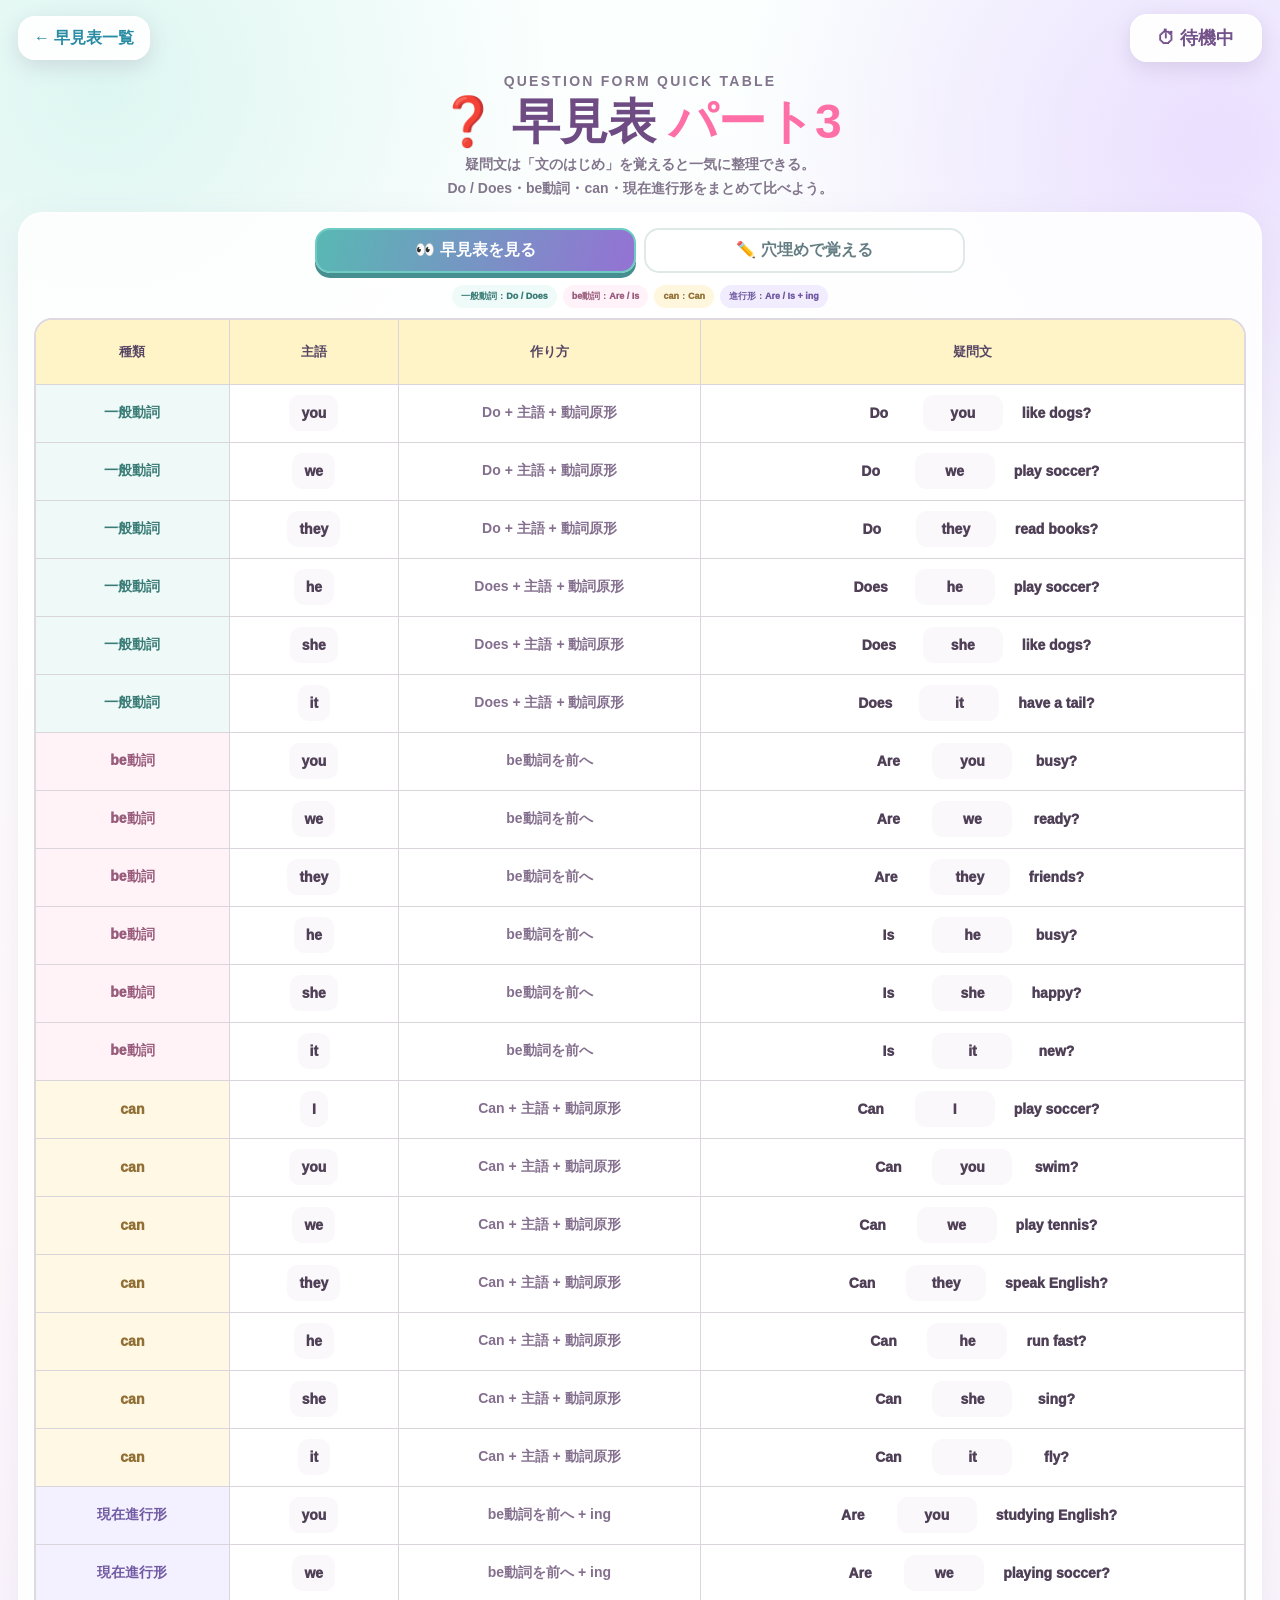
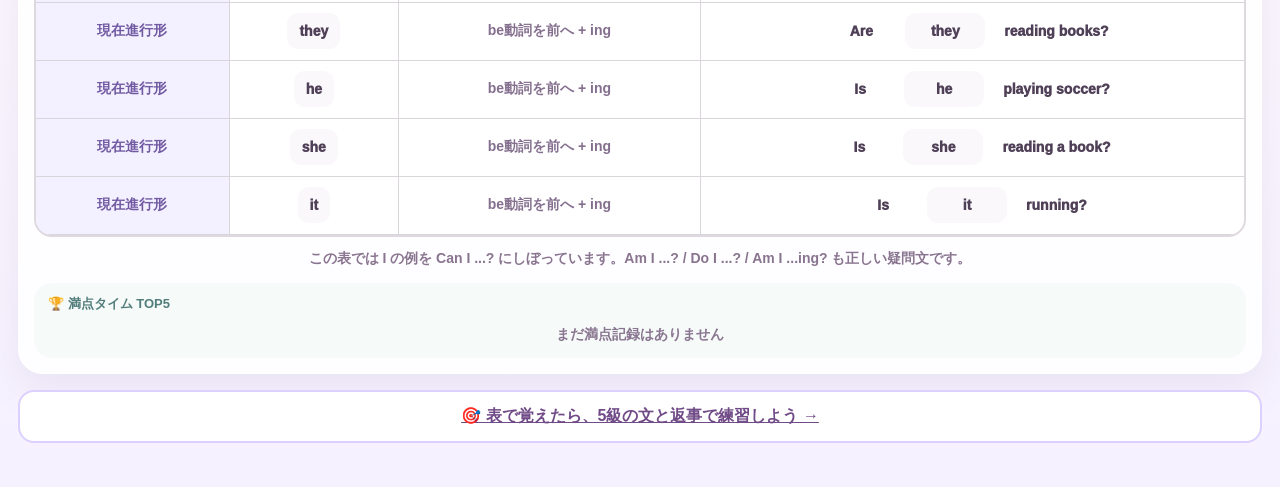
<file: hayamihyo3.html>
<!doctype html>
<html lang="ja"><head><meta charset="utf-8"><meta name="viewport" content="width=device-width,initial-scale=1,viewport-fit=cover"><title>英語の早見表 パート3 疑問文</title>
<style>
:root{--ink:#574663;--vio:#875fd0;--pink:#ff6fa7;--teal:#55b8b0;--cream:#fff4c8;--green:#6ccb9f;--red:#ed8da0}*{box-sizing:border-box}html,body{margin:0;min-height:100%;font-family:-apple-system,BlinkMacSystemFont,"Hiragino Kaku Gothic ProN","Yu Gothic",sans-serif;color:var(--ink)}body{background:radial-gradient(circle at 8% 4%,#ddf6f1 0,transparent 28rem),radial-gradient(circle at 95% 7%,#eadfff 0,transparent 30rem),linear-gradient(180deg,#fbfffe,#fff9fc 58%,#f5f1ff)}button{font:inherit;-webkit-tap-highlight-color:transparent;cursor:pointer}.wrap{width:min(100%,1280px);margin:auto;padding:14px 18px 28px}.top{position:sticky;top:6px;z-index:40;display:flex;justify-content:space-between;align-items:center;gap:10px;pointer-events:none}.back,.timer{pointer-events:auto;border:2px solid #fff;background:#ffffffee;border-radius:17px;box-shadow:0 6px 20px #68557a2b;font-weight:900}.back{padding:9px 14px;color:#278ba3}.timer{min-width:132px;padding:10px 15px;text-align:center;color:#74528a;font-size:18px}.timer.warn{color:#d85270;border-color:#f4a2b4}.hero{text-align:center;margin:8px 0 12px}.eyebrow{margin:0;color:#7d999f;font-size:10px;font-weight:950;letter-spacing:.16em}.hero h1{margin:4px 0;color:#6e4b83;font-size:clamp(30px,5vw,48px);line-height:1}.hero h1 span{color:var(--pink)}.hero p{margin:7px 0 0;color:#82758c;font-size:11px;font-weight:750;line-height:1.55}.panel{padding:14px;border:2px solid #fff;border-radius:25px;background:#ffffffdf;box-shadow:0 15px 40px #7d6b8e1c}.tabs{display:grid;grid-template-columns:1fr 1fr;gap:8px;max-width:650px;margin:0 auto 12px}.tab{border:2px solid #dfe9e8;border-radius:15px;padding:10px;background:#fff;color:#657e83;font-weight:900}.tab.on{border-color:#6ecac2;color:#fff;background:linear-gradient(105deg,#58b8b3,#9472d4);box-shadow:0 5px 0 #458f91}.legend{display:flex;flex-wrap:wrap;justify-content:center;gap:6px;margin-bottom:10px}.tag{padding:5px 9px;border-radius:99px;font-size:9px;font-weight:950}.do{background:#eefbf8;color:#397b76}.be{background:#fff2f8;color:#995c7c}.can{background:#fff7dd;color:#927035}.ing{background:#f1edff;color:#715aa2}.startBox{display:none;max-width:760px;margin:10px auto 12px;padding:14px;border-radius:18px;background:linear-gradient(135deg,#effbf8,#f3efff);text-align:center}.startBox.on{display:block}.startBox p{margin:0 0 10px;color:#81748a;font-size:11px;font-weight:800}.startBtn{width:100%;border:0;border-radius:15px;padding:13px;color:#fff;background:linear-gradient(105deg,#58b8b3,#956fd2);box-shadow:0 5px 0 #457f87;font-weight:950}.tableWrap{overflow-x:auto;border-radius:18px;border:2px solid #ded8df;background:#fff}.qtable{width:100%;min-width:900px;border-collapse:collapse;table-layout:fixed}.qtable th,.qtable td{border-right:1px solid #dad5da;border-bottom:1px solid #dad5da;text-align:center}.qtable th:last-child,.qtable td:last-child{border-right:0}.qtable th{height:64px;padding:7px;background:var(--cream);font-size:13px}.qtable td{height:58px;padding:6px;background:#fff;font-size:14px}.kind{font-weight:950}.kind.do{background:#effaf8}.kind.be{background:#fff3f8}.kind.can{background:#fff8e5}.kind.ing{background:#f3f0ff}.formula{font-size:12px;color:#846f8e;font-weight:850}.question{display:flex;align-items:center;justify-content:center;gap:7px;white-space:nowrap}.piece{min-width:74px;padding:8px 10px;border:2px solid transparent;border-radius:11px;background:#fff;color:#4f4057;font-weight:950}.piece.subject{min-width:80px;background:#faf8fb}.piece.blank{border-style:dashed;border-color:#d6c9de;background:#fbf9fd;color:#aa96b2}.piece.active{outline:3px solid #ff8eb9}.piece.filled{border-color:#9c7bd4;background:#f4efff;color:#654b7a}.piece.ok{border-color:var(--green);background:#edfbf5;color:#317d61}.piece.bad{border-color:var(--red);background:#fff0f4;color:#b95368}.correct{display:block;margin-top:2px;font-size:8px;color:#c75c72}.bankTitle{text-align:center;margin:10px 0 6px;color:#7d668c;font-size:11px;font-weight:950}.bank{display:flex;flex-wrap:wrap;justify-content:center;gap:7px}.chip{border:2px solid #ded5e4;border-radius:99px;padding:9px 14px;background:#fff;color:#735485;font-size:13px;font-weight:950}.chip.used{opacity:.28;transform:scale(.94)}.actions{display:grid;grid-template-columns:1fr 1fr;gap:9px;max-width:850px;margin:12px auto 0}.secondary,.finish{border-radius:15px;padding:12px;font-weight:950}.secondary{border:2px solid #e5d9ea;background:#fff;color:#80668c}.finish{border:0;color:#fff;background:linear-gradient(105deg,#58b8b3,#956fd2);box-shadow:0 5px 0 #457f87}.result{display:none;max-width:850px;margin:10px auto 0;padding:13px;border-radius:18px;text-align:center;background:linear-gradient(135deg,#fff6cb,#ffe9f2)}.result.on{display:block}.result strong{font-size:27px;color:#e1729a}.note{text-align:center;margin:10px 0 0;color:#89758f;font-size:10px;font-weight:800}.records{margin-top:12px;padding:12px 14px;border-radius:18px;background:#f6fbfa}.records h3{margin:0 0 7px;font-size:13px;color:#527d7b}.rank{display:flex;justify-content:space-between;margin-top:5px;padding:7px 9px;border-radius:10px;background:#fff;font-size:10px;font-weight:850}@media(max-width:700px){.wrap{padding:8px}.panel{padding:9px}.qtable{min-width:820px}.hero h1{font-size:30px}.timer{font-size:16px;min-width:116px}.piece{padding:7px 8px}.chip{padding:8px 11px;font-size:12px}}

button,a{touch-action:manipulation}button:focus-visible,a:focus-visible,summary:focus-visible{outline:3px solid #267b95;outline-offset:3px}.back,.tab,.chip,.piece.blank{min-height:44px}.hero p,.note,.viewNote{font-size:14px;line-height:1.7}.correct{font-size:12px}.study-link{display:block;margin:16px 0;padding:14px;border:2px solid #dcd0ff;border-radius:16px;background:#fff;color:#704b87;font-weight:800;text-align:center}
</style></head><body><main class="wrap"><div class="top"><button class="back" id="back">← 早見表一覧</button><div class="timer" id="timer">⏱ 待機中</div></div><header class="hero"><p class="eyebrow">QUESTION FORM QUICK TABLE</p><h1>❓ 早見表 <span>パート3</span></h1><p>疑問文は「文のはじめ」を覚えると一気に整理できる。<br>Do / Does・be動詞・can・現在進行形をまとめて比べよう。</p></header><section class="panel"><div class="tabs"><button class="tab on" data-mode="view">👀 早見表を見る</button><button class="tab" data-mode="fill">✏️ 穴埋めで覚える</button></div><div class="legend"><span class="tag do">一般動詞：Do / Does</span><span class="tag be">be動詞：Are / Is</span><span class="tag can">can：Can</span><span class="tag ing">進行形：Are / Is + ing</span></div><div class="startBox" id="startBox"><p>スタートを押したら穴埋め開始。60秒で満点を目指そう！</p><button class="startBtn" id="startBtn">🚀 スタート！</button></div><div class="tableWrap"><table class="qtable"><thead><tr><th style="width:16%">種類</th><th style="width:14%">主語</th><th style="width:25%">作り方</th><th>疑問文</th></tr></thead><tbody id="tbody"></tbody></table></div><div id="fillTools" style="display:none"><div class="bankTitle">👇 空欄をタップして、カードを選ぼう</div><div class="bank" id="bank"></div><div class="actions"><button class="secondary" id="retry">🔄 問題を変える</button><button class="finish" id="finish">🏁 採点する</button></div><div class="result" id="result"></div></div><div class="note" id="viewNote">この表では I の例を Can I ...? にしぼっています。<b>Am I ...? / Do I ...? / Am I ...ing?</b> も正しい疑問文です。</div><div class="records"><h3>🏆 満点タイム TOP5</h3><div id="records"></div></div></section><a class="study-link" href="./hayamihyo4.html?v=26">🎯 表で覚えたら、5級の文と返事で練習しよう →</a></main>
<script>
const RECORD_KEY='eigo305-question-table3-top5-v2';
const ROWS=[
{kind:'一般動詞',cls:'do',sub:'you',formula:'Do + 主語 + 動詞原形',head:'Do',rest:'like dogs?'},{kind:'一般動詞',cls:'do',sub:'we',formula:'Do + 主語 + 動詞原形',head:'Do',rest:'play soccer?'},{kind:'一般動詞',cls:'do',sub:'they',formula:'Do + 主語 + 動詞原形',head:'Do',rest:'read books?'},{kind:'一般動詞',cls:'do',sub:'he',formula:'Does + 主語 + 動詞原形',head:'Does',rest:'play soccer?'},{kind:'一般動詞',cls:'do',sub:'she',formula:'Does + 主語 + 動詞原形',head:'Does',rest:'like dogs?'},{kind:'一般動詞',cls:'do',sub:'it',formula:'Does + 主語 + 動詞原形',head:'Does',rest:'have a tail?'},
{kind:'be動詞',cls:'be',sub:'you',formula:'be動詞を前へ',head:'Are',rest:'busy?'},{kind:'be動詞',cls:'be',sub:'we',formula:'be動詞を前へ',head:'Are',rest:'ready?'},{kind:'be動詞',cls:'be',sub:'they',formula:'be動詞を前へ',head:'Are',rest:'friends?'},{kind:'be動詞',cls:'be',sub:'he',formula:'be動詞を前へ',head:'Is',rest:'busy?'},{kind:'be動詞',cls:'be',sub:'she',formula:'be動詞を前へ',head:'Is',rest:'happy?'},{kind:'be動詞',cls:'be',sub:'it',formula:'be動詞を前へ',head:'Is',rest:'new?'},
{kind:'can',cls:'can',sub:'I',formula:'Can + 主語 + 動詞原形',head:'Can',rest:'play soccer?'},{kind:'can',cls:'can',sub:'you',formula:'Can + 主語 + 動詞原形',head:'Can',rest:'swim?'},{kind:'can',cls:'can',sub:'we',formula:'Can + 主語 + 動詞原形',head:'Can',rest:'play tennis?'},{kind:'can',cls:'can',sub:'they',formula:'Can + 主語 + 動詞原形',head:'Can',rest:'speak English?'},{kind:'can',cls:'can',sub:'he',formula:'Can + 主語 + 動詞原形',head:'Can',rest:'run fast?'},{kind:'can',cls:'can',sub:'she',formula:'Can + 主語 + 動詞原形',head:'Can',rest:'sing?'},{kind:'can',cls:'can',sub:'it',formula:'Can + 主語 + 動詞原形',head:'Can',rest:'fly?'},
{kind:'現在進行形',cls:'ing',sub:'you',formula:'be動詞を前へ + ing',head:'Are',rest:'studying English?'},{kind:'現在進行形',cls:'ing',sub:'we',formula:'be動詞を前へ + ing',head:'Are',rest:'playing soccer?'},{kind:'現在進行形',cls:'ing',sub:'they',formula:'be動詞を前へ + ing',head:'Are',rest:'reading books?'},{kind:'現在進行形',cls:'ing',sub:'he',formula:'be動詞を前へ + ing',head:'Is',rest:'playing soccer?'},{kind:'現在進行形',cls:'ing',sub:'she',formula:'be動詞を前へ + ing',head:'Is',rest:'reading a book?'},{kind:'現在進行形',cls:'ing',sub:'it',formula:'be動詞を前へ + ing',head:'Is',rest:'running?'}];
let mode='view',started=false,blanks=[],cards=[],answers={},active=null,graded=false,startAt=0,endAt=0,timerId=null;const $=s=>document.querySelector(s);function shuffle(a){a=[...a];for(let i=a.length-1;i>0;i--){let j=Math.floor(Math.random()*(i+1));[a[i],a[j]]=[a[j],a[i]]}return a}function key(r,p){return r+'-'+p}function getRecords(){try{return JSON.parse(localStorage.getItem(RECORD_KEY)||'[]')}catch{return []}}function saveRecord(sec){let a=[...getRecords(),{time:+sec.toFixed(1)}].sort((x,y)=>x.time-y.time).slice(0,5);localStorage.setItem(RECORD_KEY,JSON.stringify(a))}function showRecords(){let a=getRecords();$('#records').innerHTML=a.length?a.map((x,i)=>`<div class="rank"><span>${['🥇','🥈','🥉','4️⃣','5️⃣'][i]} ${i+1}位</span><b>${Number(x.time).toFixed(1)}秒</b></div>`).join(''):'<div class="note">まだ満点記録はありません</div>'}
function makeBlanks(){return ROWS.map((_,r)=>key(r,Math.random()<.48?'head':'rest'))}
function prepare(){clearInterval(timerId);started=false;graded=false;blanks=[];cards=[];answers={};active=null;$('#timer').textContent='⏱ 待機中';$('#timer').classList.remove('warn');$('#startBox').classList.add('on');$('#fillTools').style.display='none';$('#result').classList.remove('on');render()}
function startRound(){started=true;graded=false;answers={};active=null;blanks=makeBlanks();cards=shuffle(blanks.map((k,id)=>{let [r,p]=k.split('-');return{id,value:ROWS[+r][p],used:null}}));startAt=performance.now();endAt=startAt+60000;$('#startBox').classList.remove('on');$('#fillTools').style.display='block';clearInterval(timerId);timerId=setInterval(tick,100);render();tick()}
function tick(){let left=Math.max(0,(endAt-performance.now())/1000);$('#timer').textContent='⏱ '+Math.ceil(left)+'秒';$('#timer').classList.toggle('warn',left<=10);if(left<=0&&!graded)finish(true)}
function cell(r,p){let row=ROWS[r],k=key(r,p),v=row[p],isBlank=mode==='fill'&&started&&blanks.includes(k),id=answers[k],card=cards.find(x=>x.id===id),ans=card?.value,ok=graded&&ans===v,bad=graded&&isBlank&&ans!==v;if(!isBlank)return `<span class="piece">${v}</span>`;return `<button class="piece blank ${active===k&&!graded?'active':''} ${card&&!graded?'filled':''} ${ok?'ok':''} ${bad?'bad':''}" data-cell="${k}">${card?card.value:'？'}${bad?`<span class="correct">正解 ${v}</span>`:''}</button>`}
function render(){$('#tbody').innerHTML=ROWS.map((r,i)=>`<tr><td class="kind ${r.cls}">${r.kind}</td><td><span class="piece subject">${r.sub}</span></td><td class="formula">${r.formula}</td><td><div class="question">${cell(i,'head')}<span class="piece subject">${r.sub}</span>${cell(i,'rest')}</div></td></tr>`).join('');if(started&&!graded)document.querySelectorAll('[data-cell]').forEach(b=>b.onclick=()=>slot(b.dataset.cell));if(started)renderBank()}
function renderBank(){$('#bank').innerHTML=cards.map(c=>`<button class="chip ${c.used?'used':''}" data-card="${c.id}">${c.value}</button>`).join('');if(!graded)document.querySelectorAll('[data-card]').forEach(b=>b.onclick=()=>pickCard(+b.dataset.card))}
function slot(k){if(answers[k]!=null){let c=cards.find(x=>x.id===answers[k]);if(c)c.used=null;delete answers[k]}active=k;render()}
function pickCard(id){let c=cards.find(x=>x.id===id);if(!c)return;if(c.used){delete answers[c.used];c.used=null;render();return}let k=active&&answers[active]==null?active:blanks.find(x=>answers[x]==null);if(!k)return;answers[k]=id;c.used=k;active=blanks.find(x=>answers[x]==null)||null;render()}
function setMode(m){mode=m;document.querySelectorAll('.tab').forEach(b=>b.classList.toggle('on',b.dataset.mode===m));$('#viewNote').style.display=m==='view'?'block':'none';clearInterval(timerId);if(m==='fill')prepare();else{started=false;blanks=[];cards=[];answers={};graded=false;$('#startBox').classList.remove('on');$('#fillTools').style.display='none';$('#timer').textContent='⏱ 待機中';render()}}
function finish(timeout=false){if(graded||!started)return;graded=true;clearInterval(timerId);let sec=timeout?60:Math.min(60,(performance.now()-startAt)/1000),score=0;blanks.forEach(k=>{let [r,p]=k.split('-'),c=cards.find(x=>x.id===answers[k]);if(c&&c.value===ROWS[+r][p])score++});render();let perfect=score===blanks.length;if(perfect)saveRecord(sec);$('#result').classList.add('on');$('#result').innerHTML=`<div>${perfect?'✨🏆✨':'🎯'}</div><strong>${score} / ${blanks.length}</strong><div>${perfect?'満点！ '+sec.toFixed(1)+'秒でクリア！':'赤いところを確認して、もう一度挑戦！'}</div>`;showRecords()}
document.querySelectorAll('.tab').forEach(b=>b.onclick=()=>setMode(b.dataset.mode));$('#startBtn').onclick=startRound;$('#retry').onclick=startRound;$('#finish').onclick=()=>finish(false);$('#back').onclick=()=>location.href='./hayamihyo2.html?v=25';showRecords();render();
</script></body></html>
</file>
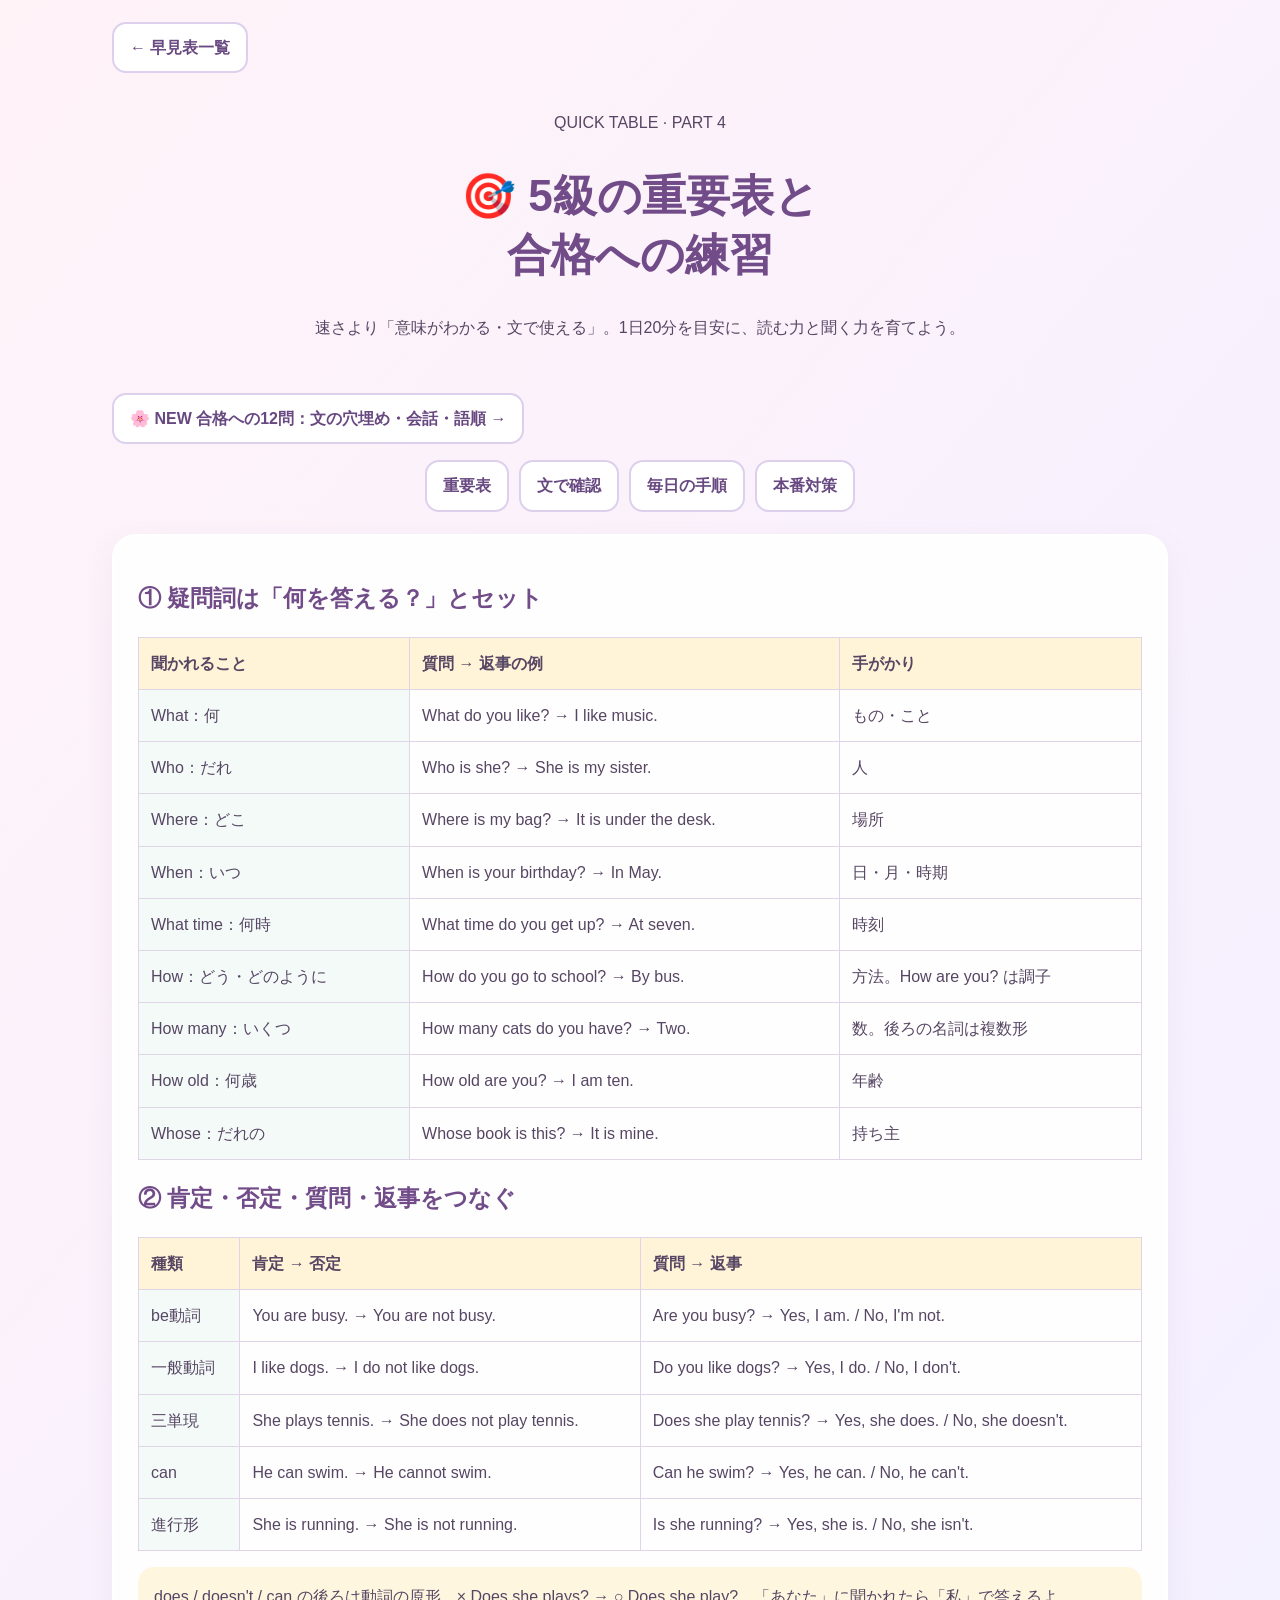
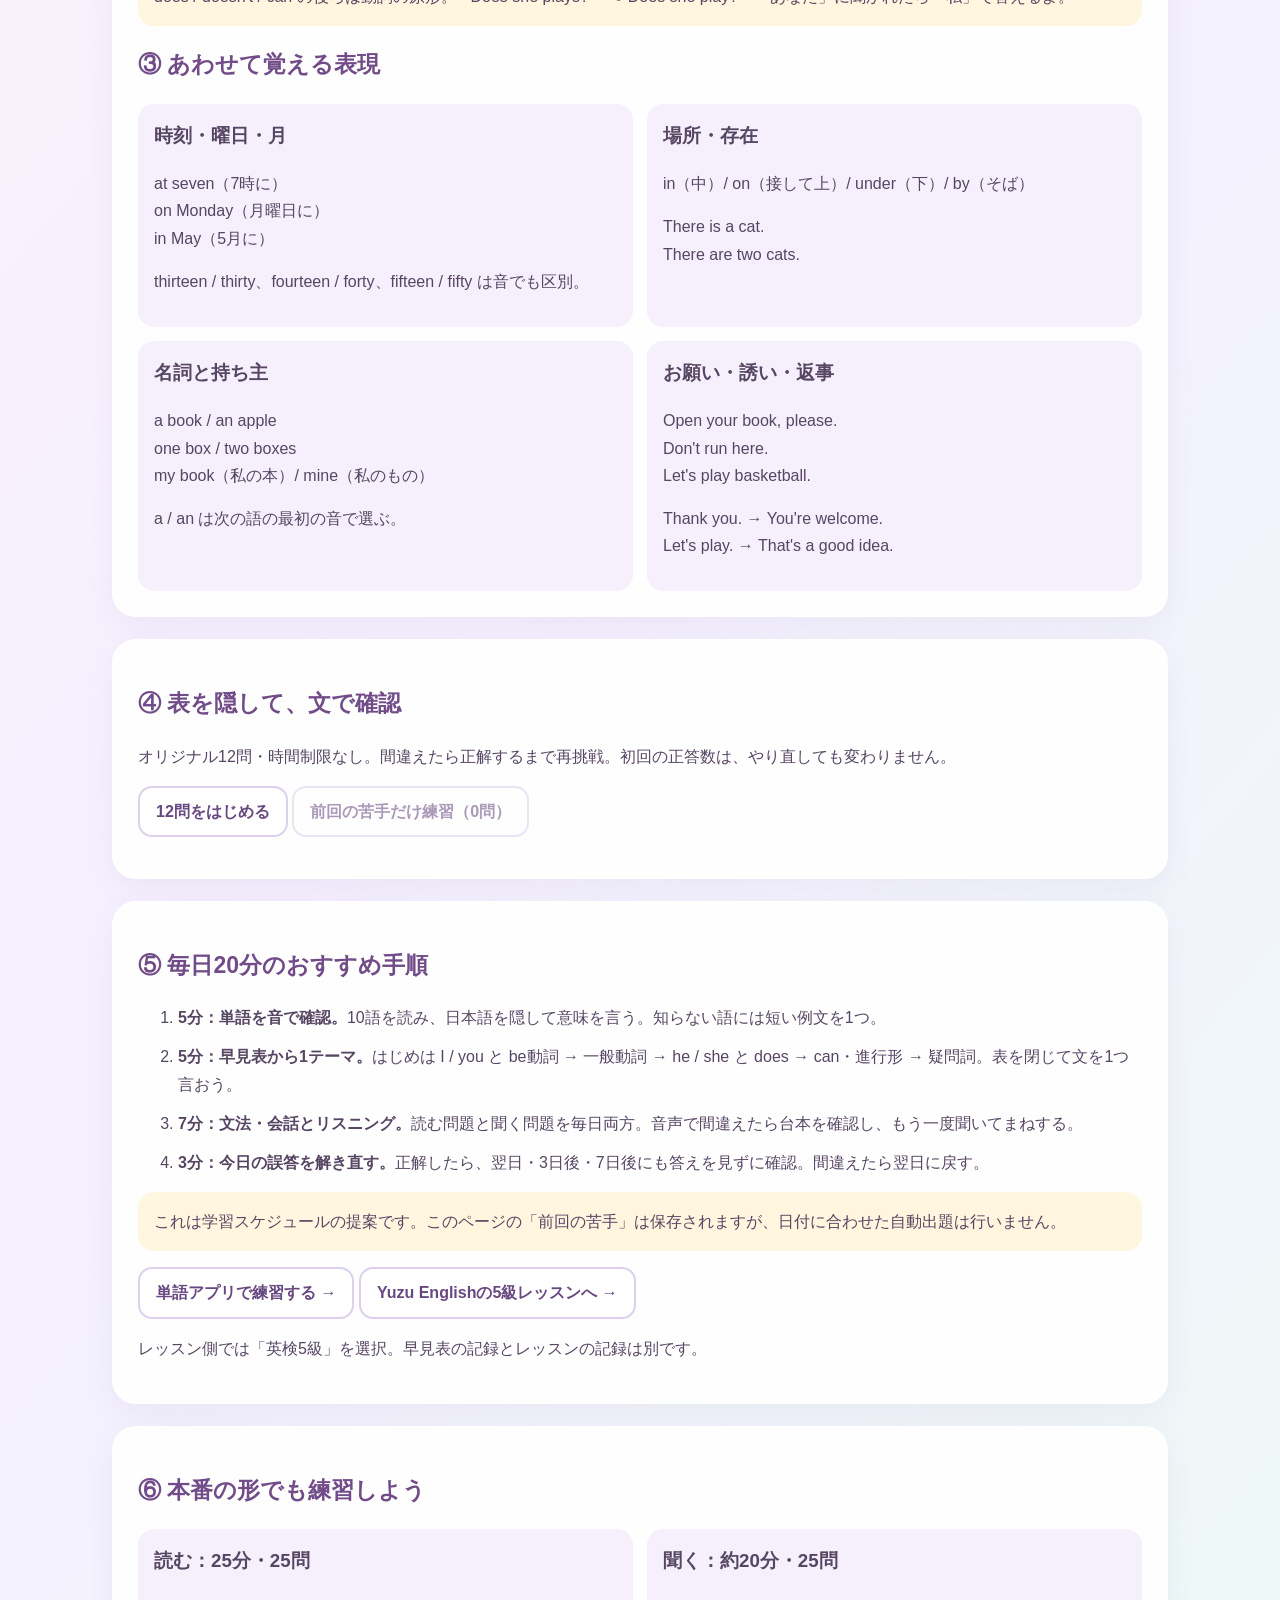
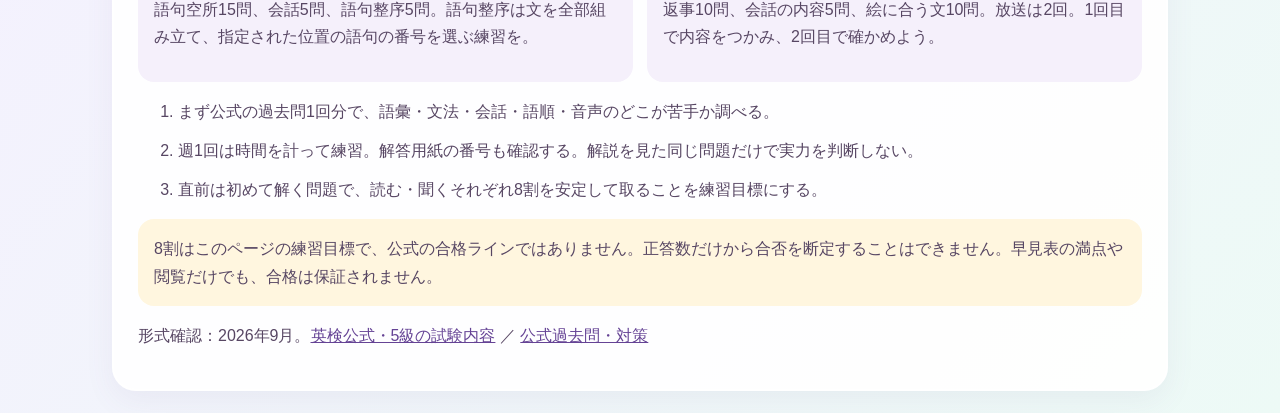
<file: hayamihyo4.html>
<!doctype html>
<html lang="ja"><head><meta charset="utf-8"><meta name="viewport" content="width=device-width,initial-scale=1,viewport-fit=cover"><title>5級の重要表と合格への練習 | Yuzu English</title><link rel="stylesheet" href="hayamihyo4.css?v=26"></head>
<body><main><a class="back" href="./hayamihyo2.html?v=26">← 早見表一覧</a><header><p>QUICK TABLE · PART 4</p><h1>🎯 5級の重要表と<br>合格への練習</h1><p>速さより「意味がわかる・文で使える」。1日20分を目安に、読む力と聞く力を育てよう。</p></header>
<p><a class="back" href="./eiken-practice.html?v=33">🌸 NEW 合格への12問：文の穴埋め・会話・語順 →</a></p><nav aria-label="ページ内メニュー"><a href="#tables">重要表</a><a href="#practice">文で確認</a><a href="#plan">毎日の手順</a><a href="#exam">本番対策</a></nav>
<section id="tables"><h2>① 疑問詞は「何を答える？」とセット</h2><div class="scroll"><table><thead><tr><th>聞かれること</th><th>質問 → 返事の例</th><th>手がかり</th></tr></thead><tbody>
<tr><td>What：何</td><td>What do you like? → I like music.</td><td>もの・こと</td></tr><tr><td>Who：だれ</td><td>Who is she? → She is my sister.</td><td>人</td></tr><tr><td>Where：どこ</td><td>Where is my bag? → It is under the desk.</td><td>場所</td></tr><tr><td>When：いつ</td><td>When is your birthday? → In May.</td><td>日・月・時期</td></tr><tr><td>What time：何時</td><td>What time do you get up? → At seven.</td><td>時刻</td></tr><tr><td>How：どう・どのように</td><td>How do you go to school? → By bus.</td><td>方法。How are you? は調子</td></tr><tr><td>How many：いくつ</td><td>How many cats do you have? → Two.</td><td>数。後ろの名詞は複数形</td></tr><tr><td>How old：何歳</td><td>How old are you? → I am ten.</td><td>年齢</td></tr><tr><td>Whose：だれの</td><td>Whose book is this? → It is mine.</td><td>持ち主</td></tr></tbody></table></div>
<h2>② 肯定・否定・質問・返事をつなぐ</h2><div class="scroll"><table><thead><tr><th>種類</th><th>肯定 → 否定</th><th>質問 → 返事</th></tr></thead><tbody><tr><td>be動詞</td><td>You are busy. → You are not busy.</td><td>Are you busy? → Yes, I am. / No, I'm not.</td></tr><tr><td>一般動詞</td><td>I like dogs. → I do not like dogs.</td><td>Do you like dogs? → Yes, I do. / No, I don't.</td></tr><tr><td>三単現</td><td>She plays tennis. → She does not play tennis.</td><td>Does she play tennis? → Yes, she does. / No, she doesn't.</td></tr><tr><td>can</td><td>He can swim. → He cannot swim.</td><td>Can he swim? → Yes, he can. / No, he can't.</td></tr><tr><td>進行形</td><td>She is running. → She is not running.</td><td>Is she running? → Yes, she is. / No, she isn't.</td></tr></tbody></table></div><p class="tip">does / doesn't / can の後ろは動詞の原形。× Does she plays? → ○ Does she play?　「あなた」に聞かれたら「私」で答えるよ。</p>
<h2>③ あわせて覚える表現</h2><div class="tiles"><article><h3>時刻・曜日・月</h3><p>at seven（7時に）<br>on Monday（月曜日に）<br>in May（5月に）</p><p>thirteen / thirty、fourteen / forty、fifteen / fifty は音でも区別。</p></article><article><h3>場所・存在</h3><p>in（中）/ on（接して上）/ under（下）/ by（そば）</p><p>There is a cat.<br>There are two cats.</p></article><article><h3>名詞と持ち主</h3><p>a book / an apple<br>one box / two boxes<br>my book（私の本）/ mine（私のもの）</p><p>a / an は次の語の最初の音で選ぶ。</p></article><article><h3>お願い・誘い・返事</h3><p>Open your book, please.<br>Don't run here.<br>Let's play basketball.</p><p>Thank you. → You're welcome.<br>Let's play. → That's a good idea.</p></article></div></section>
<section id="practice"><h2>④ 表を隠して、文で確認</h2><p>オリジナル12問・時間制限なし。間違えたら正解するまで再挑戦。初回の正答数は、やり直しても変わりません。</p><button id="start">12問をはじめる</button> <button id="weak">前回の苦手だけ練習</button><p id="saveStatus" role="status"></p><div id="quiz" aria-live="polite"></div></section>
<section id="plan"><h2>⑤ 毎日20分のおすすめ手順</h2><ol><li><b>5分：単語を音で確認。</b>10語を読み、日本語を隠して意味を言う。知らない語には短い例文を1つ。</li><li><b>5分：早見表から1テーマ。</b>はじめは I / you と be動詞 → 一般動詞 → he / she と does → can・進行形 → 疑問詞。表を閉じて文を1つ言おう。</li><li><b>7分：文法・会話とリスニング。</b>読む問題と聞く問題を毎日両方。音声で間違えたら台本を確認し、もう一度聞いてまねする。</li><li><b>3分：今日の誤答を解き直す。</b>正解したら、翌日・3日後・7日後にも答えを見ずに確認。間違えたら翌日に戻す。</li></ol><p class="tip">これは学習スケジュールの提案です。このページの「前回の苦手」は保存されますが、日付に合わせた自動出題は行いません。</p><p><a class="back" href="./?v=26">単語アプリで練習する →</a> <a class="back" href="https://g546fromaquaaro-code.github.io/Yuzu_crauti_bronze/">Yuzu Englishの5級レッスンへ →</a></p><p>レッスン側では「英検5級」を選択。早見表の記録とレッスンの記録は別です。</p></section>
<section id="exam"><h2>⑥ 本番の形でも練習しよう</h2><div class="tiles"><article><h3>読む：25分・25問</h3><p>語句空所15問、会話5問、語句整序5問。語句整序は文を全部組み立て、指定された位置の語句の番号を選ぶ練習を。</p></article><article><h3>聞く：約20分・25問</h3><p>返事10問、会話の内容5問、絵に合う文10問。放送は2回。1回目で内容をつかみ、2回目で確かめよう。</p></article></div><ol><li>まず公式の過去問1回分で、語彙・文法・会話・語順・音声のどこが苦手か調べる。</li><li>週1回は時間を計って練習。解答用紙の番号も確認する。解説を見た同じ問題だけで実力を判断しない。</li><li>直前は初めて解く問題で、読む・聞くそれぞれ8割を安定して取ることを練習目標にする。</li></ol><p class="tip">8割はこのページの練習目標で、公式の合格ラインではありません。正答数だけから合否を断定することはできません。早見表の満点や閲覧だけでも、合格は保証されません。</p><p>形式確認：2026年9月。<a href="https://www.eiken.or.jp/eiken/exam/grade_5/solutions.html">英検公式・5級の試験内容</a> ／ <a href="https://www.eiken.or.jp/eiken/exam/grade_5/">公式過去問・対策</a></p></section>
</main><script src="hayamihyo4.js?v=26"></script></body></html>
</file>
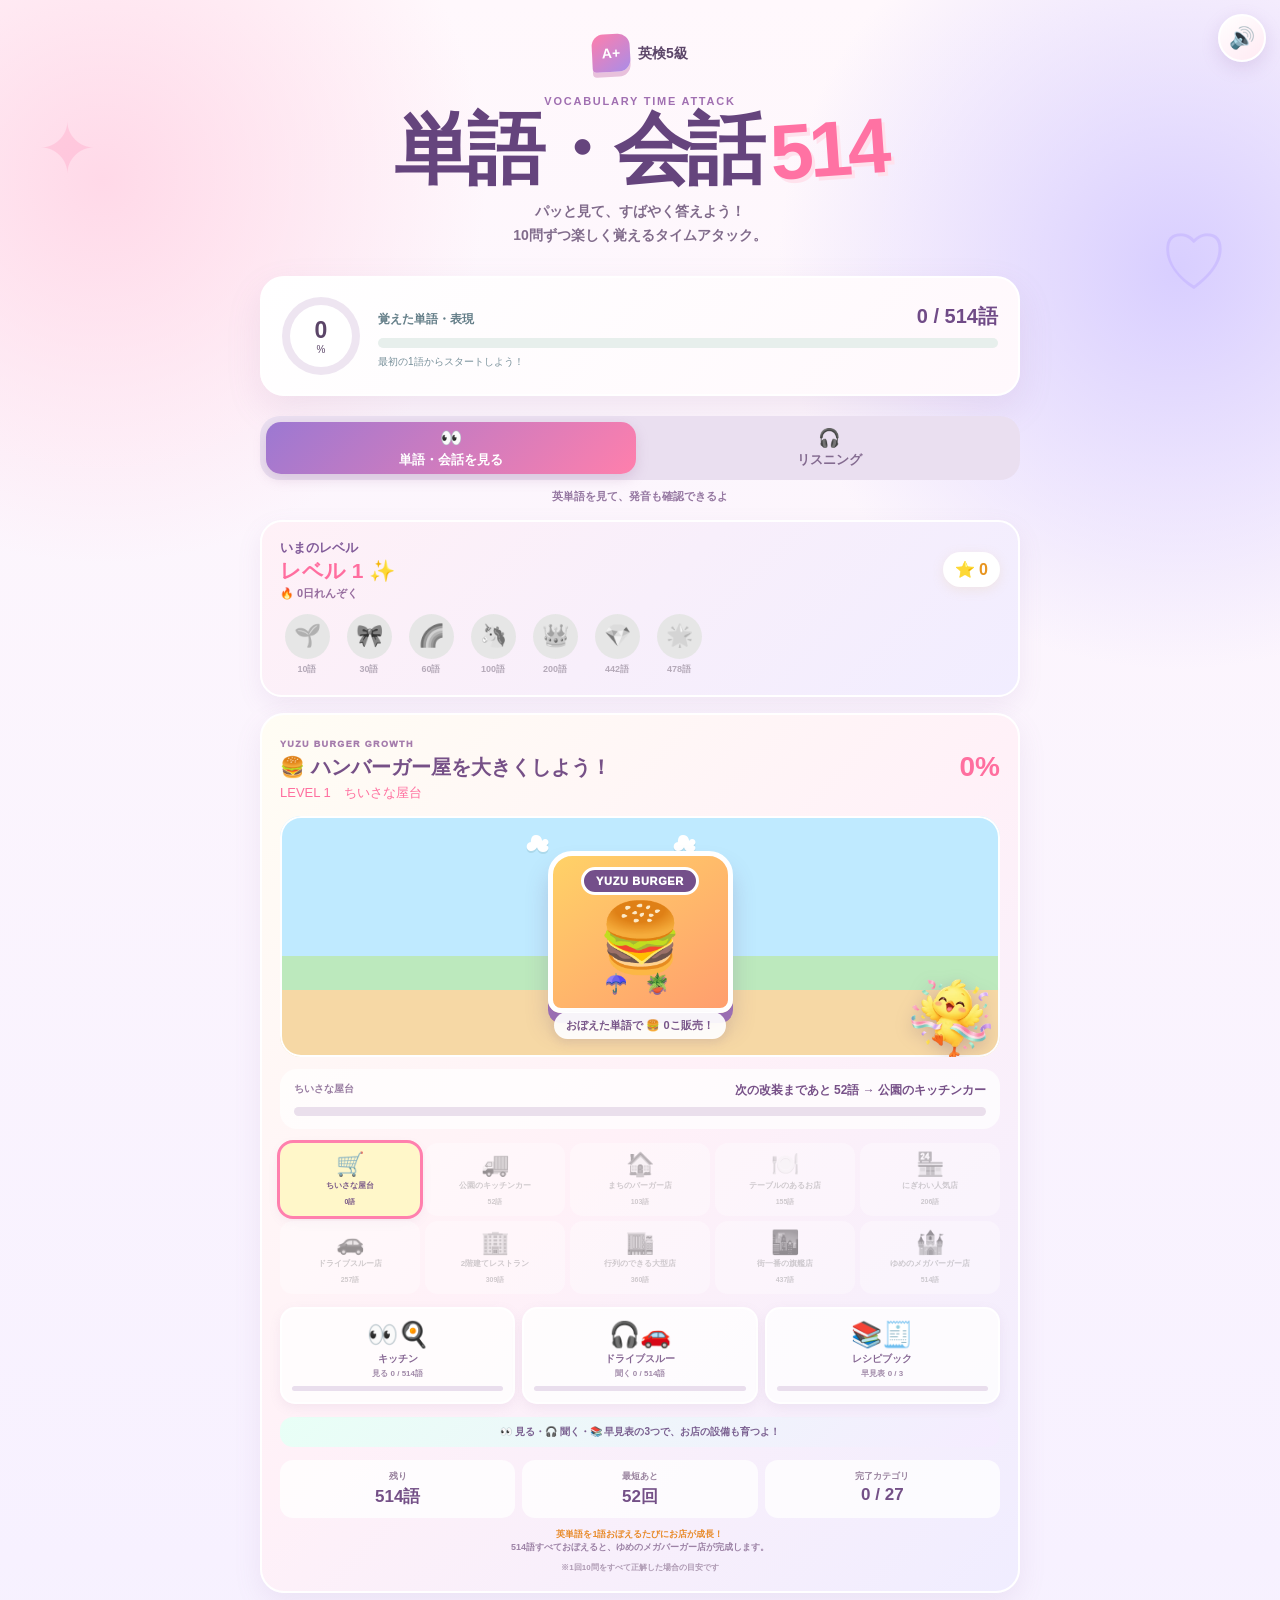
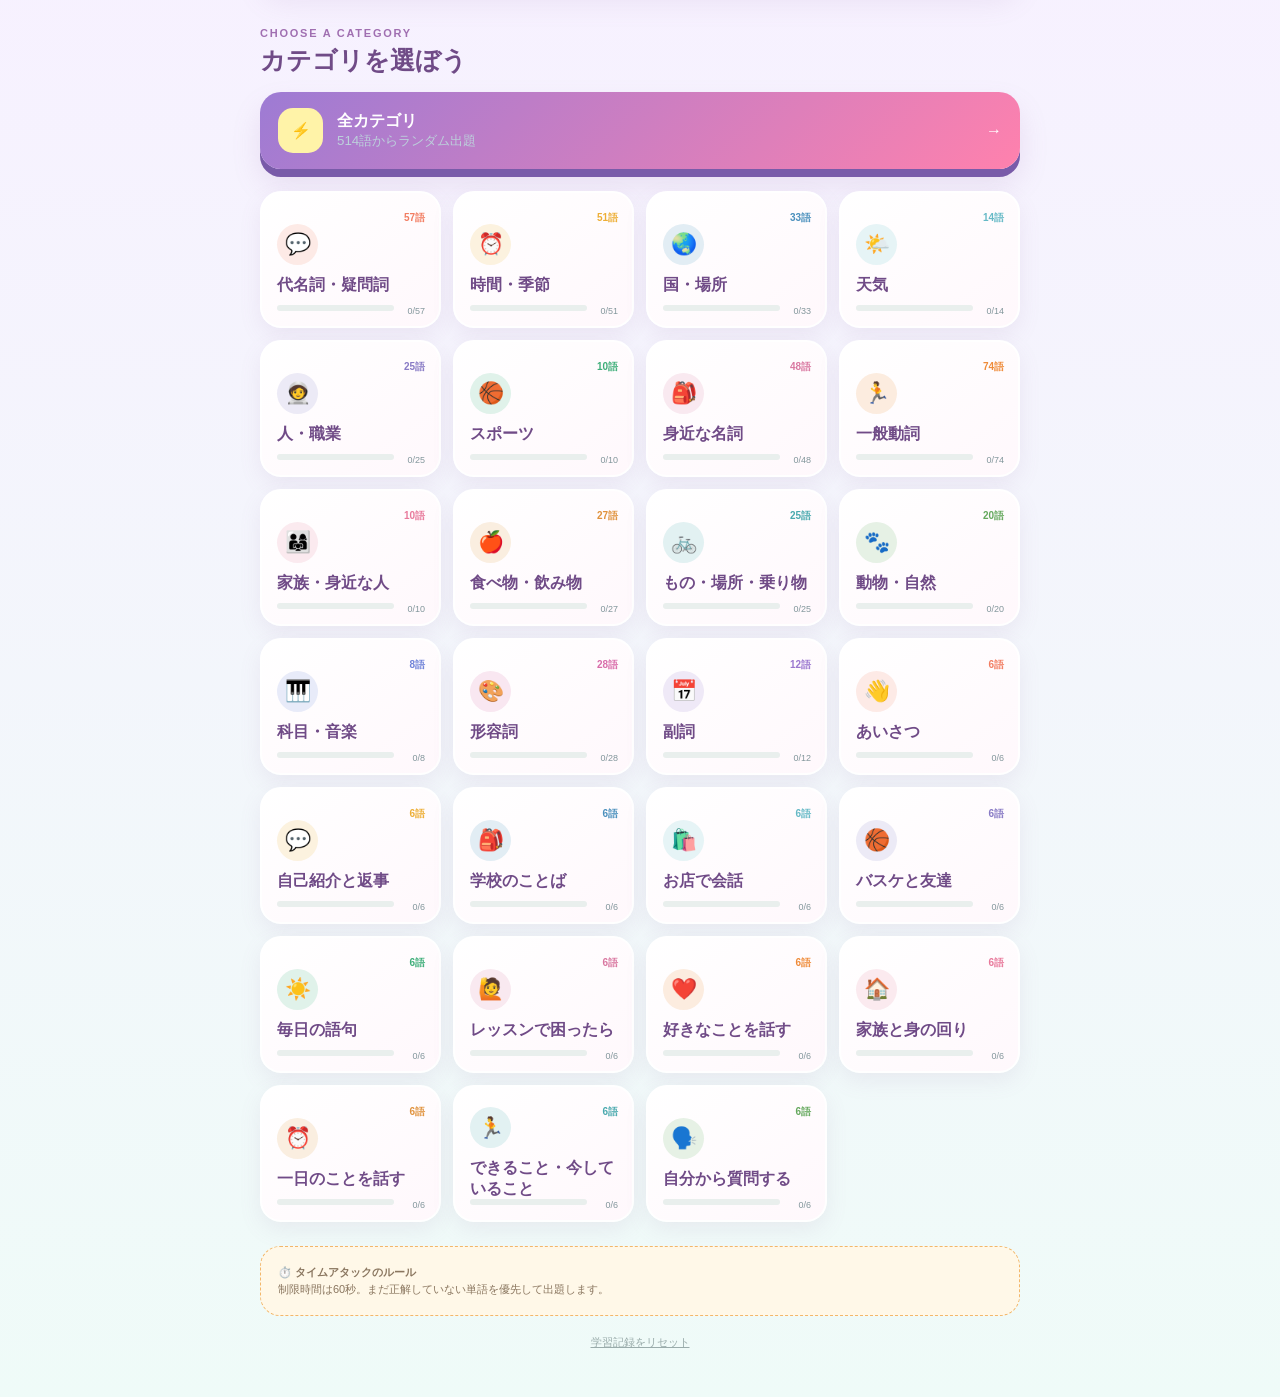
<file: legacy.html>
<!doctype html>
<html lang="ja"><head><meta charset="utf-8"><meta name="viewport" content="width=device-width,initial-scale=1,viewport-fit=cover">
<title>英単語442 タイムアタック</title><meta name="description" content="英検5級の重要英単語442語を4択で覚えるタイムアタックアプリ">
<style>
:root{--navy:#123f60;--ink:#17324c;--orange:#ff8b3d;--yellow:#ffc94d}*{box-sizing:border-box}body{margin:0;color:var(--ink);background:radial-gradient(circle at 15% 4%,#fff0bd88,transparent 22rem),radial-gradient(circle at 92% 12%,#b7e2e666,transparent 24rem),#f4f7f1;font-family:-apple-system,BlinkMacSystemFont,"Hiragino Kaku Gothic ProN","Yu Gothic",sans-serif}button{font:inherit;-webkit-tap-highlight-color:transparent}.shell{min-height:100vh;padding:34px max(20px,env(safe-area-inset-left)) 28px}.wrap{width:min(100%,760px);margin:auto}.hero{text-align:center}.brand{font-weight:850;font-size:14px}.brand b{display:inline-grid;place-items:center;width:38px;height:38px;margin-right:8px;color:white;background:var(--navy);border-radius:12px 12px 12px 4px;transform:rotate(-3deg)}.eyebrow{margin:23px 0 5px;color:#4388a4;font-size:11px;font-weight:900;letter-spacing:.16em}.hero h1{margin:0;color:var(--navy);font-size:clamp(49px,10vw,78px);line-height:.95;letter-spacing:-.06em}.hero h1 span{color:var(--orange);display:inline-block;margin-left:.12em;transform:rotate(-4deg);text-shadow:3px 4px 0 #ffe5bb}.lead{color:#587184;font-size:14px;font-weight:650;line-height:1.7}.master{margin-top:28px;padding:19px 20px;background:#fffc;border-radius:24px;display:flex;align-items:center;gap:18px;box-shadow:0 12px 34px #1c4c5b17}.ring{flex:0 0 auto;width:78px;height:78px;padding:8px;border-radius:50%;background:conic-gradient(var(--orange) var(--p),#e8efec 0);transform:rotate(-90deg)}.ring div{width:100%;height:100%;display:grid;place-content:center;background:white;border-radius:50%;transform:rotate(90deg);text-align:center}.ring strong{font-size:23px}.ring small{font-size:10px}.pcontent{flex:1}.pcopy{display:flex;justify-content:space-between;align-items:baseline;color:#647e88;font-size:12px;font-weight:700}.pcopy strong{color:var(--navy);font-size:20px}.track{height:10px;margin-top:8px;background:#e7efec;border-radius:99px;overflow:hidden}.track i{display:block;height:100%;background:linear-gradient(90deg,var(--orange),var(--yellow));border-radius:inherit}.pcontent p{margin:7px 0 0;color:#78909a;font-size:10px}.section{margin-top:34px}.section h2{margin:0 0 15px;color:var(--navy);font-size:25px}.all{width:100%;padding:16px 18px;border:0;border-radius:21px;color:#fff;background:var(--navy);display:flex;align-items:center;gap:14px;text-align:left;box-shadow:0 8px 0 #0b304a;cursor:pointer}.all em{display:grid;place-items:center;width:45px;height:45px;border-radius:15px;background:var(--orange);font-style:normal}.all span{display:flex;flex:1;flex-direction:column}.all small{color:#bcd0db}.grid{display:grid;grid-template-columns:repeat(2,1fr);gap:12px;margin-top:22px}.cat{--a:#f27d62;position:relative;min-height:137px;padding:15px;border:0;border-radius:21px;background:#fff;text-align:left;box-shadow:0 8px 24px #244e5912;cursor:pointer}.cat .ico{display:grid;place-items:center;width:41px;height:41px;border-radius:14px;background:color-mix(in srgb,var(--a) 16%,white);font-size:21px}.cat strong{display:block;margin-top:10px;color:var(--navy)}.cat .count{position:absolute;right:14px;top:18px;color:var(--a);font-size:10px;font-weight:850}.cat .mini{position:absolute;left:15px;right:45px;bottom:15px;height:6px;background:#e9efed;border-radius:9px;overflow:hidden}.cat .mini i{display:block;height:100%;background:var(--a)}.cat .done{position:absolute;right:14px;bottom:10px;color:#82969b;font-size:9px}.rules{margin-top:24px;padding:17px;border:1px dashed #f3b76a;border-radius:20px;background:#fff8e8;color:#8a765f;font-size:11px;line-height:1.55}.reset{display:block;margin:18px auto;border:0;background:none;color:#9aacab;text-decoration:underline;font-size:11px}.quiz{width:min(100%,650px);margin:auto}.qhead{display:grid;grid-template-columns:44px 1fr 58px;align-items:center;gap:12px}.x,.timer{border:0;background:#fff;border-radius:14px;color:var(--navy);font-weight:850;box-shadow:0 4px 14px #1d455216}.x{width:42px;height:42px;border-radius:50%;font-size:24px}.qprogress{height:11px;background:#dde8e5;border-radius:99px;overflow:hidden}.qprogress i{display:block;height:100%;background:linear-gradient(90deg,var(--orange),var(--yellow))}.timer{padding:10px 7px;text-align:center}.qcard{margin-top:24px;padding:23px clamp(16px,5vw,42px) 30px;background:#fff;border-radius:29px;box-shadow:0 18px 50px #1b48571a}.top{display:flex;justify-content:space-between;color:#83989e;font-size:11px}.chip{padding:7px 11px;border-radius:99px;background:#fff0e8;color:#d86c35;font-weight:800}.prompt{text-align:center;margin:30px 0 5px;color:#81969c;font-size:13px}.word{min-height:78px;margin:0 0 24px;display:grid;place-items:center;text-align:center;color:var(--navy);font-size:clamp(32px,8vw,55px);line-height:1.08;overflow-wrap:anywhere}.choices{display:grid;gap:11px}.choice{position:relative;width:100%;min-height:59px;padding:10px 44px 10px 61px;border:2px solid #e3eceb;border-radius:17px;background:#fbfdfc;color:#27465b;text-align:left;font-weight:750}.choice b{position:absolute;left:12px;top:50%;transform:translateY(-50%);display:grid;place-items:center;width:35px;height:35px;background:#e9f0ef;border-radius:11px;color:#648087;font-size:12px}.choice.ok{border-color:#56bc88;background:#effaf4;color:#238159}.choice.bad{border-color:#ef8175;background:#fff2f0;color:#c7544b}.feedback{margin-top:16px;padding-top:15px;border-top:1px solid #e8efed;display:flex;align-items:center;justify-content:space-between;gap:10px}.feedback strong{font-size:14px}.next,.primary{border:0;border-radius:14px;padding:13px 16px;color:#fff;background:var(--navy);font-weight:850}.result{width:min(100%,580px);margin:auto;padding:32px 22px;text-align:center;background:#fff;border-radius:30px;box-shadow:0 22px 60px #1c46531f}.trophy{font-size:55px}.result h1{color:var(--navy)}.score{width:120px;height:120px;margin:18px auto;display:grid;place-content:center;border:9px solid #ffb348;border-radius:50%;background:#fffaf0}.score strong{color:var(--orange);font-size:44px}.stats{display:grid;grid-template-columns:repeat(3,1fr);gap:8px}.stats div{padding:12px 4px;background:#f3f7f5;border-radius:15px;font-size:10px}.stats strong{display:block;margin-top:3px;color:var(--navy);font-size:20px}.actions{display:grid;gap:10px;margin-top:20px}.secondary{padding:13px;border:2px solid #dce7e6;border-radius:14px;background:#fff;color:#53717c;font-weight:800}@media(min-width:680px){.grid{grid-template-columns:repeat(4,1fr)}}

/* Pastel reward theme */
:root{--navy:#704b87;--ink:#5b4568;--orange:#ff82ad;--yellow:#ffd86b;--pink:#ff9fc3;--lav:#c9b5ff;--mint:#9ce5d0}
body{background:radial-gradient(circle at 8% 6%,#ffd9e8 0,transparent 24rem),radial-gradient(circle at 92% 9%,#d8ceff 0,transparent 25rem),linear-gradient(180deg,#fff8fc,#f7f1ff 52%,#effbf8);color:var(--ink)}
.shell:before,.shell:after{content:"✦";position:fixed;z-index:-1;color:#ff9fc355;font-size:70px;animation:float 4s ease-in-out infinite}.shell:before{left:3%;top:12%}.shell:after{content:"♡";right:4%;top:24%;color:#b8a4ff66;animation-delay:-2s}
.brand b{background:linear-gradient(145deg,#ff7eac,#a98de8);box-shadow:0 5px 0 #e8c1dc}.hero h1{color:#65447d}.hero h1 span{color:#ff72a3;text-shadow:3px 4px 0 #ffe2ed}.eyebrow{color:#a06fb1}.lead{color:#806b8b}
.master,.qcard,.result{border:2px solid #fff;box-shadow:0 14px 35px #9a73a522}.master{background:linear-gradient(135deg,#fff,#fff8fc)}.ring{background:conic-gradient(#ff82ad var(--p),#eee5f1 0)}
.all{background:linear-gradient(135deg,#9d7bd4,#ff81ad);box-shadow:0 8px 0 #795ba9,0 15px 28px #a779b42b}.all em{background:#fff3a8}.cat{border:2px solid #fff;background:linear-gradient(145deg,#fff,#fff8fc);box-shadow:0 8px 22px #9976a41b}.cat:active,.all:active,.choice:active{transform:scale(.97)}.cat .ico{border-radius:50%}.track i,.qprogress i{background:linear-gradient(90deg,#ff82ad,#c3a4ff,#8fdcc9)}
.reward-card{margin-top:16px;padding:17px 18px;border-radius:22px;background:linear-gradient(135deg,#fff1f7,#f1edff);border:2px solid #fff;box-shadow:0 9px 24px #9670a31a}.reward-top{display:flex;align-items:center;justify-content:space-between;gap:10px}.reward-title{font-size:13px;font-weight:900;color:#825c9a}.reward-title b{display:block;font-size:21px;color:#ff6e9f}.reward-stars{padding:8px 12px;border-radius:99px;background:#fff;color:#e89520;font-weight:900;box-shadow:0 3px 12px #e2b9682b}.badge-row{display:flex;gap:8px;margin-top:13px;overflow-x:auto;padding-bottom:2px}.badge{flex:0 0 auto;width:54px;text-align:center;color:#b5aab9;font-size:9px;font-weight:800}.badge i{display:grid;place-items:center;width:45px;height:45px;margin:auto auto 4px;border-radius:50%;background:#eae4ed;filter:grayscale(1);font-style:normal;font-size:22px}.badge.on{color:#8b5d98}.badge.on i{background:linear-gradient(145deg,#fff4a8,#ffb9d0);filter:none;box-shadow:0 4px 12px #e78da04d;animation:pop .45s ease}
.completion-road{margin-top:16px;padding:18px;border:2px solid #fff;border-radius:24px;background:linear-gradient(135deg,#fffdf4,#fff1f8 48%,#f0edff);box-shadow:0 10px 28px #9670a31c}.road-head{display:flex;align-items:flex-end;justify-content:space-between;gap:12px}.road-head small{color:#a57cac;font-size:9px;font-weight:950;letter-spacing:.15em}.road-head h2{margin:3px 0 0;color:#765087;font-size:20px}.road-head>strong{color:#ff6f9f;font-size:28px}.journey-track{position:relative;height:12px;margin:19px 22px 3px;border-radius:99px;background:#e9e0ec;box-shadow:inset 0 2px 4px #7b608620}.journey-track i{display:block;height:100%;border-radius:inherit;background:linear-gradient(90deg,#ffd665,#ff8eb9,#9b7cdb);transition:.4s}.journey-marker{position:absolute;top:50%;display:grid;place-items:center;width:29px;height:29px;border:3px solid #fff;border-radius:50%;background:#ff79aa;box-shadow:0 4px 10px #965f8e42;color:#fff;transform:translate(-50%,-50%);transition:.4s}.journey-milestones{display:grid;grid-template-columns:repeat(3,1fr);gap:7px;text-align:center}.journey-milestones div{opacity:.42;filter:grayscale(.65);transition:.3s}.journey-milestones div.on{opacity:1;filter:none}.journey-milestones img{display:block;width:74px;height:74px;margin:auto;object-fit:contain;filter:drop-shadow(0 5px 8px #8e6b9630)}.journey-milestones b{display:block;color:#7d5b8b;font-size:11px}.journey-milestones small{color:#aa91b0;font-size:9px;font-weight:850}.journey-stats{display:grid;grid-template-columns:repeat(3,1fr);gap:7px;margin-top:13px}.journey-stats div{padding:10px 3px;border-radius:13px;background:#ffffffc9;color:#9a849f;text-align:center;font-size:9px;font-weight:850}.journey-stats strong{display:block;margin-top:2px;color:#745087;font-size:17px}.road-note{margin:8px 0 0;text-align:center;color:#ad99b2;font-size:8px;font-weight:750}.reward-hero{position:relative;width:190px;height:190px;margin:-10px auto -6px;animation:pop .55s ease}.reward-hero img{width:100%;height:100%;object-fit:contain;filter:drop-shadow(0 10px 14px #93689930)}.reward-rank{display:inline-block;margin-top:-4px;padding:7px 15px;border-radius:99px;background:linear-gradient(135deg,#fff5a8,#ffc6dc);color:#7d5588;font-size:20px;font-weight:950;box-shadow:0 5px 14px #b6749130}
.streak{font-size:11px;color:#956b9d;font-weight:800}.quiz-shell{background:linear-gradient(180deg,#fff8fc,#f3efff)}.choice{border-color:#eadff0;background:#fffafd;color:#654d70}.choice b{background:#f0e6f4;color:#8c6b99}.choice.ok{border-color:#72d7ae;background:#effcf6}.choice.bad{border-color:#f39aae;background:#fff1f5}.chip{background:#fff0f7;color:#ca668c}.timer{color:#8d5e9d}.next,.primary{background:linear-gradient(135deg,#9a75d0,#ff78a8);box-shadow:0 5px 0 #7858aa}
.reward-pop{margin:16px 0;padding:14px;border-radius:18px;background:linear-gradient(135deg,#fff6c9,#ffe7f1);color:#925f78;font-weight:900;animation:pop .45s ease}.reward-pop b{display:block;font-size:25px;color:#e89b25}.celebrate{font-size:30px;letter-spacing:8px;animation:pop .55s ease}.sparkle{position:fixed;pointer-events:none;z-index:20;font-size:24px;animation:burst .8s ease forwards}
@keyframes pop{0%{transform:scale(.75);opacity:0}70%{transform:scale(1.08)}100%{transform:scale(1);opacity:1}}@keyframes float{50%{transform:translateY(-12px) rotate(8deg)}}@keyframes burst{to{transform:translate(var(--x),var(--y)) rotate(160deg);opacity:0}}
.sound-toggle{position:fixed;z-index:30;right:max(14px,env(safe-area-inset-right));top:max(14px,env(safe-area-inset-top));width:48px;height:48px;border:2px solid #fff;border-radius:50%;background:linear-gradient(145deg,#fff,#ffeaf3);color:#8b6099;font-size:21px;box-shadow:0 6px 18px #956fa833;cursor:pointer}.sound-toggle.off{filter:grayscale(.7);opacity:.75}.sound-toggle:active{transform:scale(.92)}.music-note{position:fixed;z-index:25;pointer-events:none;color:#d875ac;font-size:17px;animation:noteUp 1.1s ease forwards}@keyframes noteUp{to{transform:translateY(-65px) rotate(18deg);opacity:0}}.mode-picker{display:grid;grid-template-columns:1fr 1fr;gap:9px;margin:20px 0 4px;padding:6px;border-radius:20px;background:#eadff0}.mode-btn{min-height:52px;border:0;border-radius:15px;background:transparent;color:#846b90;font-weight:850;font-size:13px;cursor:pointer}.mode-btn.on{color:#fff;background:linear-gradient(135deg,#9c78d2,#ff7fac);box-shadow:0 5px 13px #9e70a13b}.mode-btn span{display:block;font-size:18px;margin-bottom:2px}.listen-note{margin:9px 0 0;text-align:center;color:#9476a0;font-size:11px;font-weight:750}.speak-button{display:flex;align-items:center;justify-content:center;gap:7px;margin:-14px auto 20px;padding:10px 17px;border:2px solid #e7d5ee;border-radius:99px;background:#fff7fc;color:#9563a1;font-size:12px;font-weight:850;cursor:pointer}.speak-button:active{transform:scale(.95)}.listen-stage{min-height:112px;margin:11px 0 25px;display:grid;place-content:center;text-align:center;border:2px dashed #dfc6e9;border-radius:22px;background:linear-gradient(135deg,#fff6fb,#f5f0ff)}.listen-stage .ear{font-size:42px;animation:earPulse 1.3s ease-in-out infinite}.listen-stage strong{display:block;margin-top:5px;color:#825a94;font-size:13px}.listen-stage small{display:block;margin-top:3px;color:#ad98b4;font-size:10px}.listen-stage .speak-button{margin:11px auto 0}@keyframes earPulse{50%{transform:scale(1.12)}}.mistake-box{margin-top:20px;padding:17px;border-radius:20px;background:#fff7fb;border:2px solid #f0dbea;text-align:left}.mistake-box h2{margin:0 0 5px;color:#8a5d95;font-size:17px}.mistake-box>p{margin:0 0 12px;color:#a087a8;font-size:10px}.mistake-list{display:grid;gap:8px}.mistake-item{display:grid;grid-template-columns:1fr auto;align-items:center;gap:9px;padding:11px 12px;border-radius:14px;background:#fff;border:1px solid #ecdfea}.mistake-item strong{display:block;color:#6f4d80;font-size:16px}.mistake-item small{display:block;margin-top:2px;color:#917c99;font-size:11px}.mini-speak{width:39px;height:39px;border:0;border-radius:50%;background:#f1e8ff;color:#8867a7;font-size:17px;cursor:pointer}.perfect-box{margin-top:20px;padding:18px;border-radius:20px;background:linear-gradient(135deg,#fff6bf,#ffe7f1);color:#9b657e;font-weight:900}.perfect-box b{display:block;color:#df9d25;font-size:24px}.word.phrase{font-size:clamp(28px,4vw,46px);line-height:1.35;overflow-wrap:anywhere}.choice{overflow-wrap:anywhere}</style></head><body><button id="soundToggle" class="sound-toggle" onclick="toggleSound()" aria-label="音を切り替える">🔊</button><main id="app"></main><script>
const SOUND_KEY='eigo305-sound-v1';let soundOn=localStorage.getItem(SOUND_KEY)!=='off',audioCtx=null,bgmTimer=null,bgmStep=0;
function ensureAudio(){if(!soundOn)return null;if(!audioCtx)audioCtx=new(window.AudioContext||window.webkitAudioContext)();if(audioCtx.state==='suspended')audioCtx.resume();return audioCtx}
function tone(freq,start,dur,type='sine',vol=.05){let a=ensureAudio();if(!a)return;let o=a.createOscillator(),g=a.createGain();o.type=type;o.frequency.setValueAtTime(freq,a.currentTime+start);g.gain.setValueAtTime(.0001,a.currentTime+start);g.gain.exponentialRampToValueAtTime(vol,a.currentTime+start+.015);g.gain.exponentialRampToValueAtTime(.0001,a.currentTime+start+dur);o.connect(g).connect(a.destination);o.start(a.currentTime+start);o.stop(a.currentTime+start+dur+.02)}
function se(name){if(!soundOn)return;if(name==='ok'){tone(659,0,.13,'sine',.07);tone(784,.09,.16,'sine',.065);tone(1047,.18,.25,'sine',.06)}else if(name==='bad'){tone(330,0,.18,'triangle',.045);tone(262,.13,.28,'triangle',.04)}else if(name==='start'){tone(523,0,.1,'sine',.05);tone(659,.08,.1,'sine',.05);tone(784,.16,.18,'sine',.05)}else if(name==='finish'){[523,659,784,1047].forEach((f,i)=>tone(f,i*.1,.3,'sine',.055))}}
function bgmBeat(){if(!soundOn||!audioCtx)return;let notes=[523,659,784,659,587,698,880,698],bass=[262,262,294,294,220,220,247,247],i=bgmStep++%8;tone(notes[i],0,.16,'sine',.018);if(i%2===0)tone(bass[i],0,.28,'triangle',.012);if(i%4===0)musicNote()}
function startBgm(){ensureAudio();stopBgm();if(soundOn){bgmStep=0;bgmBeat();bgmTimer=setInterval(bgmBeat,360)}}
function stopBgm(){if(bgmTimer){clearInterval(bgmTimer);bgmTimer=null}}
function musicNote(){let n=document.createElement('i');n.className='music-note';n.textContent=Math.random()>.5?'♪':'♫';n.style.right=(22+Math.random()*45)+'px';n.style.top=(55+Math.random()*18)+'px';document.body.appendChild(n);setTimeout(()=>n.remove(),1200)}
function speakWord(text){if(!('speechSynthesis'in window))return;window.speechSynthesis.cancel();let u=new SpeechSynthesisUtterance(text);u.lang='en-US';u.rate=.78;u.pitch=1.05;let voices=window.speechSynthesis.getVoices(),v=voices.find(x=>x.lang==='en-US')||voices.find(x=>x.lang.startsWith('en'));if(v)u.voice=v;window.speechSynthesis.speak(u)}
function setMode(m){quizMode=m;localStorage.setItem('eigo305-mode-v1',m);home()}
function updateSoundButton(){let b=document.getElementById('soundToggle');if(b){b.textContent=soundOn?'🔊':'🔇';b.classList.toggle('off',!soundOn)}}
function toggleSound(){soundOn=!soundOn;localStorage.setItem(SOUND_KEY,soundOn?'on':'off');updateSoundButton();if(soundOn){ensureAudio();if(qs.length&&qi<qs.length&&quizMode!=='listening')startBgm();se('start')}else stopBgm()}
const BADGES=[{n:10,e:'🌱',t:'はじめの一歩'},{n:30,e:'🎀',t:'30語マスター'},{n:60,e:'🌈',t:'60語マスター'},{n:100,e:'🦄',t:'100語マスター'},{n:200,e:'👑',t:'200語マスター'},{n:442,e:'💎',t:'442語達成'},{n:478,e:'🌟',t:'会話もマスター'}],STAR_KEY='eigo305-stars-v1',STREAK_KEY='eigo305-streak-v1';let stars=Number(localStorage.getItem(STAR_KEY)||0),streakData=JSON.parse(localStorage.getItem(STREAK_KEY)||'{"days":0,"last":""}');
const DATA={"words":[{"id":"pronoun-1","category":"pronoun","en":"I","ja":"私"},{"id":"pronoun-2","category":"pronoun","en":"my","ja":"私の"},{"id":"pronoun-3","category":"pronoun","en":"me","ja":"私を"},{"id":"pronoun-4","category":"pronoun","en":"mine","ja":"私のもの"},{"id":"pronoun-5","category":"pronoun","en":"you","ja":"あなた"},{"id":"pronoun-6","category":"pronoun","en":"your","ja":"あなたの"},{"id":"pronoun-7","category":"pronoun","en":"you","ja":"あなたを"},{"id":"pronoun-8","category":"pronoun","en":"yours","ja":"あなたのもの"},{"id":"pronoun-9","category":"pronoun","en":"you","ja":"あなたたち"},{"id":"pronoun-10","category":"pronoun","en":"your","ja":"あなたたちの"},{"id":"pronoun-11","category":"pronoun","en":"you","ja":"あなたたちを"},{"id":"pronoun-12","category":"pronoun","en":"yours","ja":"あなたたちのもの"},{"id":"pronoun-13","category":"pronoun","en":"he","ja":"彼"},{"id":"pronoun-14","category":"pronoun","en":"his","ja":"彼の"},{"id":"pronoun-15","category":"pronoun","en":"him","ja":"彼を"},{"id":"pronoun-16","category":"pronoun","en":"his","ja":"彼のもの"},{"id":"pronoun-17","category":"pronoun","en":"she","ja":"彼女"},{"id":"pronoun-18","category":"pronoun","en":"her","ja":"彼女の"},{"id":"pronoun-19","category":"pronoun","en":"her","ja":"彼女を"},{"id":"pronoun-20","category":"pronoun","en":"hers","ja":"彼女のもの"},{"id":"pronoun-21","category":"pronoun","en":"it","ja":"それ"},{"id":"pronoun-22","category":"pronoun","en":"its","ja":"それの"},{"id":"pronoun-23","category":"pronoun","en":"it","ja":"それを"},{"id":"pronoun-24","category":"pronoun","en":"they","ja":"彼ら・それら"},{"id":"pronoun-25","category":"pronoun","en":"their","ja":"彼らの・それらの"},{"id":"pronoun-26","category":"pronoun","en":"them","ja":"彼らを・それらを"},{"id":"pronoun-27","category":"pronoun","en":"theirs","ja":"彼らのもの・それらのもの"},{"id":"pronoun-28","category":"pronoun","en":"we","ja":"私たち"},{"id":"pronoun-29","category":"pronoun","en":"our","ja":"私たちの"},{"id":"pronoun-30","category":"pronoun","en":"us","ja":"私たちを"},{"id":"pronoun-31","category":"pronoun","en":"ours","ja":"私たちのもの"},{"id":"pronoun-32","category":"pronoun","en":"what","ja":"何"},{"id":"pronoun-33","category":"pronoun","en":"what color","ja":"何色"},{"id":"pronoun-34","category":"pronoun","en":"what sports","ja":"何のスポーツ"},{"id":"pronoun-35","category":"pronoun","en":"what food","ja":"何の食べ物"},{"id":"pronoun-36","category":"pronoun","en":"what drink","ja":"何の飲み物"},{"id":"pronoun-37","category":"pronoun","en":"what animal","ja":"何の動物"},{"id":"pronoun-38","category":"pronoun","en":"what subject","ja":"何の科目"},{"id":"pronoun-39","category":"pronoun","en":"what time","ja":"何時"},{"id":"pronoun-40","category":"pronoun","en":"What day of the week is it today?","ja":"今日は何曜日？"},{"id":"pronoun-41","category":"pronoun","en":"What's the date today?","ja":"今日の日付は？"},{"id":"pronoun-42","category":"pronoun","en":"What's your favorite ~?","ja":"あなたの好きな～は何ですか？"},{"id":"pronoun-43","category":"pronoun","en":"where","ja":"どこ"},{"id":"pronoun-44","category":"pronoun","en":"when","ja":"いつ"},{"id":"pronoun-45","category":"pronoun","en":"who","ja":"誰"},{"id":"pronoun-46","category":"pronoun","en":"whose","ja":"誰の"},{"id":"pronoun-47","category":"pronoun","en":"which","ja":"どちらの"},{"id":"pronoun-48","category":"pronoun","en":"how","ja":"どうやって"},{"id":"pronoun-49","category":"pronoun","en":"How do you get to ~?","ja":"どうやって～へ行きますか？"},{"id":"pronoun-50","category":"pronoun","en":"How are you?","ja":"元気ですか？"},{"id":"pronoun-51","category":"pronoun","en":"how old","ja":"何歳"},{"id":"pronoun-52","category":"pronoun","en":"how much","ja":"いくら"},{"id":"pronoun-53","category":"pronoun","en":"How many?","ja":"いくつ"},{"id":"pronoun-54","category":"pronoun","en":"How about ~?","ja":"～はどうですか？"},{"id":"pronoun-55","category":"pronoun","en":"how tall","ja":"どのくらいの高さ"},{"id":"pronoun-56","category":"pronoun","en":"how long","ja":"どのくらいの長さ"},{"id":"time-1","category":"time","en":"one o'clock","ja":"1時"},{"id":"time-2","category":"time","en":"two o'clock","ja":"2時"},{"id":"time-3","category":"time","en":"three o'clock","ja":"3時"},{"id":"time-4","category":"time","en":"four o'clock","ja":"4時"},{"id":"time-5","category":"time","en":"five o'clock","ja":"5時"},{"id":"time-6","category":"time","en":"six o'clock","ja":"6時"},{"id":"time-7","category":"time","en":"seven o'clock","ja":"7時"},{"id":"time-8","category":"time","en":"eight o'clock","ja":"8時"},{"id":"time-9","category":"time","en":"nine o'clock","ja":"9時"},{"id":"time-10","category":"time","en":"ten o'clock","ja":"10時"},{"id":"time-11","category":"time","en":"eleven o'clock","ja":"11時"},{"id":"time-12","category":"time","en":"twelve o'clock","ja":"12時"},{"id":"time-13","category":"time","en":"minute","ja":"分"},{"id":"time-14","category":"time","en":"hour","ja":"時間"},{"id":"time-15","category":"time","en":"day","ja":"日"},{"id":"time-16","category":"time","en":"week","ja":"週"},{"id":"time-17","category":"time","en":"month","ja":"月"},{"id":"time-18","category":"time","en":"year","ja":"年"},{"id":"time-19","category":"time","en":"today","ja":"今日"},{"id":"time-20","category":"time","en":"weekend","ja":"週末"},{"id":"time-21","category":"time","en":"morning","ja":"朝・午前中"},{"id":"time-22","category":"time","en":"afternoon","ja":"午後"},{"id":"time-23","category":"time","en":"evening","ja":"晩"},{"id":"time-24","category":"time","en":"night","ja":"夜"},{"id":"time-25","category":"time","en":"midnight","ja":"深夜"},{"id":"time-26","category":"time","en":"birthday","ja":"誕生日"},{"id":"time-27","category":"time","en":"Monday","ja":"月曜日"},{"id":"time-28","category":"time","en":"Tuesday","ja":"火曜日"},{"id":"time-29","category":"time","en":"Wednesday","ja":"水曜日"},{"id":"time-30","category":"time","en":"Thursday","ja":"木曜日"},{"id":"time-31","category":"time","en":"Friday","ja":"金曜日"},{"id":"time-32","category":"time","en":"Saturday","ja":"土曜日"},{"id":"time-33","category":"time","en":"Sunday","ja":"日曜日"},{"id":"time-34","category":"time","en":"January","ja":"1月"},{"id":"time-35","category":"time","en":"February","ja":"2月"},{"id":"time-36","category":"time","en":"March","ja":"3月"},{"id":"time-37","category":"time","en":"April","ja":"4月"},{"id":"time-38","category":"time","en":"May","ja":"5月"},{"id":"time-39","category":"time","en":"June","ja":"6月"},{"id":"time-40","category":"time","en":"July","ja":"7月"},{"id":"time-41","category":"time","en":"August","ja":"8月"},{"id":"time-42","category":"time","en":"September","ja":"9月"},{"id":"time-43","category":"time","en":"October","ja":"10月"},{"id":"time-44","category":"time","en":"November","ja":"11月"},{"id":"time-45","category":"time","en":"December","ja":"12月"},{"id":"time-46","category":"time","en":"spring","ja":"春"},{"id":"time-47","category":"time","en":"summer","ja":"夏"},{"id":"time-48","category":"time","en":"autumn","ja":"秋"},{"id":"time-49","category":"time","en":"fall","ja":"秋"},{"id":"time-50","category":"time","en":"winter","ja":"冬"},{"id":"place-1","category":"place","en":"Japan","ja":"日本"},{"id":"place-2","category":"place","en":"America","ja":"アメリカ"},{"id":"place-3","category":"place","en":"Canada","ja":"カナダ"},{"id":"place-4","category":"place","en":"Australia","ja":"オーストラリア"},{"id":"place-5","category":"place","en":"Spain","ja":"スペイン"},{"id":"place-6","category":"place","en":"China","ja":"中国"},{"id":"place-7","category":"place","en":"France","ja":"フランス"},{"id":"place-8","category":"place","en":"Germany","ja":"ドイツ"},{"id":"place-9","category":"place","en":"Brazil","ja":"ブラジル"},{"id":"place-10","category":"place","en":"country","ja":"国"},{"id":"place-11","category":"place","en":"Africa","ja":"アフリカ"},{"id":"place-12","category":"place","en":"Asia","ja":"アジア"},{"id":"place-13","category":"place","en":"Europe","ja":"ヨーロッパ"},{"id":"place-14","category":"place","en":"place","ja":"場所"},{"id":"place-15","category":"place","en":"station","ja":"駅"},{"id":"place-16","category":"place","en":"airport","ja":"空港"},{"id":"place-17","category":"place","en":"park","ja":"公園"},{"id":"place-18","category":"place","en":"city hall","ja":"市役所"},{"id":"place-19","category":"place","en":"hospital","ja":"病院"},{"id":"place-20","category":"place","en":"post office","ja":"郵便局"},{"id":"place-21","category":"place","en":"store","ja":"店"},{"id":"place-22","category":"place","en":"supermarket","ja":"スーパー"},{"id":"place-23","category":"place","en":"mountain","ja":"山"},{"id":"place-24","category":"place","en":"sea","ja":"海"},{"id":"place-25","category":"place","en":"restaurant","ja":"レストラン"},{"id":"place-26","category":"place","en":"home","ja":"家・故郷"},{"id":"place-27","category":"place","en":"house","ja":"一軒家"},{"id":"place-28","category":"place","en":"room","ja":"部屋"},{"id":"place-29","category":"place","en":"bedroom","ja":"寝室"},{"id":"place-30","category":"place","en":"kitchen","ja":"キッチン・台所"},{"id":"place-31","category":"place","en":"bathroom","ja":"トイレ付きのお風呂"},{"id":"place-32","category":"place","en":"classroom","ja":"教室"},{"id":"place-33","category":"place","en":"gym","ja":"体育館"},{"id":"weather-1","category":"weather","en":"sunny","ja":"晴れている"},{"id":"weather-2","category":"weather","en":"cloudy","ja":"曇っている"},{"id":"weather-3","category":"weather","en":"rainy","ja":"雨が降っている"},{"id":"weather-4","category":"weather","en":"snowy","ja":"雪が降っている"},{"id":"weather-5","category":"weather","en":"foggy","ja":"霧がかっている"},{"id":"weather-6","category":"weather","en":"windy","ja":"風が強い"},{"id":"weather-7","category":"weather","en":"sunshine","ja":"晴天"},{"id":"weather-8","category":"weather","en":"the sun","ja":"太陽"},{"id":"weather-9","category":"weather","en":"cloud","ja":"雲"},{"id":"weather-10","category":"weather","en":"rain","ja":"雨・雨が降る"},{"id":"weather-11","category":"weather","en":"shower","ja":"雨・にわか雨"},{"id":"weather-12","category":"weather","en":"snow","ja":"雪・雪が降る"},{"id":"weather-13","category":"weather","en":"fog","ja":"霧"},{"id":"weather-14","category":"weather","en":"clear up","ja":"晴れる"},{"id":"people-1","category":"people","en":"boy","ja":"少年・男の子"},{"id":"people-2","category":"people","en":"children","ja":"子どもたち"},{"id":"people-3","category":"people","en":"dancer","ja":"ダンサー・踊る人"},{"id":"people-4","category":"people","en":"driver","ja":"運転手"},{"id":"people-5","category":"people","en":"doctor","ja":"医者・博士"},{"id":"people-6","category":"people","en":"friend","ja":"友だち"},{"id":"people-7","category":"people","en":"girl","ja":"少女・女の子"},{"id":"people-8","category":"people","en":"job","ja":"仕事・職"},{"id":"people-9","category":"people","en":"man","ja":"男性"},{"id":"people-10","category":"people","en":"officer","ja":"警官・役人"},{"id":"people-11","category":"people","en":"parent","ja":"親"},{"id":"people-12","category":"people","en":"brother","ja":"兄弟"},{"id":"people-13","category":"people","en":"sister","ja":"姉妹"},{"id":"people-14","category":"people","en":"grandfather","ja":"おじいさん"},{"id":"people-15","category":"people","en":"grandmother","ja":"おばあさん"},{"id":"people-16","category":"people","en":"cousin","ja":"いとこ"},{"id":"people-17","category":"people","en":"person","ja":"人"},{"id":"people-18","category":"people","en":"people","ja":"人々"},{"id":"people-19","category":"people","en":"pianist","ja":"ピアニスト"},{"id":"people-20","category":"people","en":"pilot","ja":"パイロット"},{"id":"people-21","category":"people","en":"player","ja":"競技者・演奏者"},{"id":"people-22","category":"people","en":"singer","ja":"歌手"},{"id":"people-23","category":"people","en":"waiter","ja":"ウエーター"},{"id":"people-24","category":"people","en":"woman","ja":"女性"},{"id":"people-25","category":"people","en":"worker","ja":"働く人"},{"id":"sports-1","category":"sports","en":"basketball","ja":"バスケットボール"},{"id":"sports-2","category":"sports","en":"tennis","ja":"テニス"},{"id":"sports-3","category":"sports","en":"baseball","ja":"野球"},{"id":"sports-4","category":"sports","en":"soccer","ja":"サッカー"},{"id":"sports-5","category":"sports","en":"badminton","ja":"バドミントン"},{"id":"sports-6","category":"sports","en":"table tennis","ja":"卓球"},{"id":"sports-7","category":"sports","en":"surfing","ja":"サーフィン"},{"id":"sports-8","category":"sports","en":"swimming","ja":"水泳"},{"id":"sports-9","category":"sports","en":"marathon","ja":"マラソン"},{"id":"sports-10","category":"sports","en":"boxing","ja":"ボクシング"},{"id":"noun-1","category":"noun","en":"dinner","ja":"夕食・ディナー"},{"id":"noun-2","category":"noun","en":"month","ja":"月"},{"id":"noun-3","category":"noun","en":"color","ja":"色"},{"id":"noun-4","category":"noun","en":"family","ja":"家族"},{"id":"noun-5","category":"noun","en":"flower","ja":"花"},{"id":"noun-6","category":"noun","en":"test","ja":"テスト"},{"id":"noun-7","category":"noun","en":"fruit","ja":"果物"},{"id":"noun-8","category":"noun","en":"drink","ja":"飲み物"},{"id":"noun-9","category":"noun","en":"name","ja":"名前"},{"id":"noun-10","category":"noun","en":"dictionary","ja":"辞書"},{"id":"noun-11","category":"noun","en":"passport","ja":"パスポート"},{"id":"noun-12","category":"noun","en":"homework","ja":"宿題"},{"id":"noun-13","category":"noun","en":"food","ja":"食べ物"},{"id":"noun-14","category":"noun","en":"animal","ja":"動物"},{"id":"noun-15","category":"noun","en":"box","ja":"箱"},{"id":"noun-16","category":"noun","en":"watch","ja":"腕時計"},{"id":"noun-17","category":"noun","en":"blackboard","ja":"黒板"},{"id":"noun-18","category":"noun","en":"tea","ja":"お茶"},{"id":"noun-19","category":"noun","en":"calendar","ja":"カレンダー"},{"id":"noun-20","category":"noun","en":"shoes","ja":"靴"},{"id":"noun-21","category":"noun","en":"umbrella","ja":"傘"},{"id":"noun-22","category":"noun","en":"newspaper","ja":"新聞"},{"id":"noun-23","category":"noun","en":"window","ja":"窓"},{"id":"noun-24","category":"noun","en":"hair","ja":"髪"},{"id":"noun-25","category":"noun","en":"diary","ja":"日記"},{"id":"noun-26","category":"noun","en":"letter","ja":"手紙"},{"id":"noun-27","category":"noun","en":"wall","ja":"壁"},{"id":"noun-28","category":"noun","en":"bird","ja":"鳥"},{"id":"noun-29","category":"noun","en":"doll","ja":"人形"},{"id":"noun-30","category":"noun","en":"grape","ja":"ぶどう"},{"id":"noun-31","category":"noun","en":"camera","ja":"カメラ"},{"id":"noun-32","category":"noun","en":"mouth","ja":"口"},{"id":"noun-33","category":"noun","en":"coin","ja":"硬貨"},{"id":"noun-34","category":"noun","en":"song","ja":"曲"},{"id":"noun-35","category":"noun","en":"music","ja":"音楽"},{"id":"noun-36","category":"noun","en":"garden","ja":"庭"},{"id":"noun-37","category":"noun","en":"idea","ja":"考え・意見"},{"id":"noun-38","category":"noun","en":"club","ja":"クラブ・部"},{"id":"noun-39","category":"noun","en":"art","ja":"芸術"},{"id":"noun-40","category":"noun","en":"number","ja":"数・番号"},{"id":"noun-41","category":"noun","en":"history","ja":"歴史"},{"id":"noun-42","category":"noun","en":"story","ja":"物語・話"},{"id":"noun-43","category":"noun","en":"subject","ja":"科目"},{"id":"noun-44","category":"noun","en":"plane","ja":"飛行機"},{"id":"noun-45","category":"noun","en":"bread","ja":"パン"},{"id":"noun-46","category":"noun","en":"dish","ja":"皿"},{"id":"noun-47","category":"noun","en":"tree","ja":"木"},{"id":"noun-48","category":"noun","en":"fish","ja":"魚"},{"id":"verb-1","category":"verb","en":"like","ja":"～が好き"},{"id":"verb-2","category":"verb","en":"have","ja":"～を持っている"},{"id":"verb-3","category":"verb","en":"go","ja":"行く"},{"id":"verb-4","category":"verb","en":"play","ja":"演奏する・プレイする"},{"id":"verb-5","category":"verb","en":"watch","ja":"見る"},{"id":"verb-6","category":"verb","en":"want","ja":"～が欲しい"},{"id":"verb-7","category":"verb","en":"eat","ja":"～を食べる"},{"id":"verb-8","category":"verb","en":"read","ja":"～を読む"},{"id":"verb-9","category":"verb","en":"see","ja":"～を見る"},{"id":"verb-10","category":"verb","en":"make","ja":"～を作る"},{"id":"verb-11","category":"verb","en":"come","ja":"来る"},{"id":"verb-12","category":"verb","en":"study","ja":"勉強する"},{"id":"verb-13","category":"verb","en":"get","ja":"～を持つ・手に入れる"},{"id":"verb-14","category":"verb","en":"take","ja":"～を取る"},{"id":"verb-15","category":"verb","en":"write","ja":"～を書く"},{"id":"verb-16","category":"verb","en":"work","ja":"働く"},{"id":"verb-17","category":"verb","en":"use","ja":"～を使う"},{"id":"verb-18","category":"verb","en":"drink","ja":"～を飲む"},{"id":"verb-19","category":"verb","en":"wash","ja":"～を洗う"},{"id":"verb-20","category":"verb","en":"cook","ja":"～を料理する"},{"id":"verb-21","category":"verb","en":"speak","ja":"～を話す"},{"id":"verb-22","category":"verb","en":"run","ja":"走る"},{"id":"verb-23","category":"verb","en":"sleep","ja":"寝る"},{"id":"verb-24","category":"verb","en":"buy","ja":"～を買う"},{"id":"verb-25","category":"verb","en":"open","ja":"～を開ける・開く"},{"id":"verb-26","category":"verb","en":"swim","ja":"泳ぐ"},{"id":"verb-27","category":"verb","en":"listen","ja":"聴く"},{"id":"verb-28","category":"verb","en":"look","ja":"見る"},{"id":"verb-29","category":"verb","en":"sing","ja":"歌う"},{"id":"verb-30","category":"verb","en":"know","ja":"～を知る"},{"id":"verb-31","category":"verb","en":"sit","ja":"座る"},{"id":"verb-32","category":"verb","en":"clean","ja":"～を掃除する"},{"id":"verb-33","category":"verb","en":"help","ja":"助ける"},{"id":"verb-34","category":"verb","en":"meet","ja":"～に会う"},{"id":"verb-35","category":"verb","en":"walk","ja":"歩く"},{"id":"verb-36","category":"verb","en":"ski","ja":"スキーをする"},{"id":"verb-37","category":"verb","en":"start","ja":"始める"},{"id":"verb-38","category":"verb","en":"talk","ja":"話す"},{"id":"verb-39","category":"verb","en":"teach","ja":"教える"},{"id":"verb-40","category":"verb","en":"do","ja":"～する・～を行う"},{"id":"verb-41","category":"verb","en":"think","ja":"考える"},{"id":"verb-42","category":"verb","en":"need","ja":"～が必要・欲しい"},{"id":"verb-43","category":"verb","en":"close","ja":"～を閉める"},{"id":"verb-44","category":"verb","en":"give","ja":"～をあげる・与える"},{"id":"verb-45","category":"verb","en":"stop","ja":"止まる"},{"id":"verb-46","category":"verb","en":"dance","ja":"ダンスする"},{"id":"verb-47","category":"verb","en":"love","ja":"愛する"},{"id":"verb-48","category":"verb","en":"live","ja":"生きる・住む"},{"id":"verb-49","category":"verb","en":"stand","ja":"立つ"},{"id":"verb-50","category":"verb","en":"wait","ja":"待つ"},{"id":"verb-51","category":"verb","en":"put","ja":"～を置く"},{"id":"verb-52","category":"verb","en":"brush","ja":"ブラシをかける"},{"id":"verb-53","category":"verb","en":"ride","ja":"乗る"},{"id":"verb-54","category":"verb","en":"camp","ja":"キャンプをする"},{"id":"verb-55","category":"verb","en":"learn","ja":"～を習う・学ぶ"},{"id":"verb-56","category":"verb","en":"smile","ja":"にっこりする・笑う"},{"id":"verb-57","category":"verb","en":"begin","ja":"始める"},{"id":"verb-58","category":"verb","en":"enjoy","ja":"～を楽しむ"},{"id":"verb-59","category":"verb","en":"practice","ja":"練習する"},{"id":"verb-60","category":"verb","en":"drive","ja":"～を運転する"},{"id":"verb-61","category":"verb","en":"ask","ja":"尋ねる・お願いする"},{"id":"verb-62","category":"verb","en":"tell","ja":"～を言う"},{"id":"verb-63","category":"verb","en":"fly","ja":"飛ぶ・飛行機で行く"},{"id":"verb-64","category":"verb","en":"jump","ja":"ジャンプする"},{"id":"verb-65","category":"verb","en":"stay","ja":"とどまる・いる"},{"id":"verb-66","category":"verb","en":"move","ja":"動く"},{"id":"verb-67","category":"verb","en":"turn","ja":"回る・曲がる"},{"id":"verb-68","category":"verb","en":"visit","ja":"～を訪ねる・会いに行く"},{"id":"verb-69","category":"verb","en":"try","ja":"～をやってみる・試す"},{"id":"family-1","category":"family","en":"father","ja":"父"},{"id":"family-2","category":"family","en":"mother","ja":"母"},{"id":"family-3","category":"family","en":"parents","ja":"両親"},{"id":"family-4","category":"family","en":"uncle","ja":"おじ"},{"id":"family-5","category":"family","en":"aunt","ja":"おば"},{"id":"family-6","category":"family","en":"baby","ja":"赤ちゃん"},{"id":"family-7","category":"family","en":"child","ja":"子供"},{"id":"family-8","category":"family","en":"teacher","ja":"先生"},{"id":"family-9","category":"family","en":"student","ja":"生徒、学生"},{"id":"family-10","category":"family","en":"police officer","ja":"警察官"},{"id":"food-1","category":"food","en":"breakfast","ja":"朝食"},{"id":"food-2","category":"food","en":"lunch","ja":"昼食"},{"id":"food-3","category":"food","en":"apple","ja":"りんご"},{"id":"food-4","category":"food","en":"banana","ja":"バナナ"},{"id":"food-5","category":"food","en":"orange","ja":"みかん、オレンジ"},{"id":"food-6","category":"food","en":"peach","ja":"もも"},{"id":"food-7","category":"food","en":"strawberry","ja":"いちご"},{"id":"food-8","category":"food","en":"melon","ja":"メロン"},{"id":"food-9","category":"food","en":"tomato","ja":"トマト"},{"id":"food-10","category":"food","en":"potato","ja":"じゃがいも"},{"id":"food-11","category":"food","en":"carrot","ja":"にんじん"},{"id":"food-12","category":"food","en":"onion","ja":"玉ねぎ"},{"id":"food-13","category":"food","en":"rice","ja":"ご飯、米"},{"id":"food-14","category":"food","en":"meat","ja":"肉"},{"id":"food-15","category":"food","en":"beef","ja":"牛肉"},{"id":"food-16","category":"food","en":"pork","ja":"豚肉"},{"id":"food-17","category":"food","en":"chicken","ja":"鶏肉"},{"id":"food-18","category":"food","en":"egg","ja":"卵"},{"id":"food-19","category":"food","en":"water","ja":"水"},{"id":"food-20","category":"food","en":"milk","ja":"牛乳"},{"id":"food-21","category":"food","en":"coffee","ja":"コーヒー"},{"id":"food-22","category":"food","en":"juice","ja":"ジュース"},{"id":"food-23","category":"food","en":"cake","ja":"ケーキ"},{"id":"food-24","category":"food","en":"ice cream","ja":"アイスクリーム"},{"id":"food-25","category":"food","en":"hamburger","ja":"ハンバーガー"},{"id":"food-26","category":"food","en":"pizza","ja":"ピザ"},{"id":"food-27","category":"food","en":"soup","ja":"スープ"},{"id":"daily-1","category":"daily","en":"door","ja":"ドア"},{"id":"daily-2","category":"daily","en":"bed","ja":"ベッド"},{"id":"daily-3","category":"daily","en":"desk","ja":"机"},{"id":"daily-4","category":"daily","en":"table","ja":"テーブル"},{"id":"daily-5","category":"daily","en":"chair","ja":"椅子"},{"id":"daily-6","category":"daily","en":"book","ja":"本"},{"id":"daily-7","category":"daily","en":"notebook","ja":"ノート"},{"id":"daily-8","category":"daily","en":"pen","ja":"ペン"},{"id":"daily-9","category":"daily","en":"pencil","ja":"鉛筆"},{"id":"daily-10","category":"daily","en":"eraser","ja":"消しゴム"},{"id":"daily-11","category":"daily","en":"bag","ja":"かばん"},{"id":"daily-12","category":"daily","en":"picture","ja":"写真、絵"},{"id":"daily-13","category":"daily","en":"clock","ja":"時計（置き時計、掛け時計）"},{"id":"daily-14","category":"daily","en":"computer","ja":"コンピューター"},{"id":"daily-15","category":"daily","en":"phone","ja":"電話"},{"id":"daily-16","category":"daily","en":"school","ja":"学校"},{"id":"daily-17","category":"daily","en":"library","ja":"図書館"},{"id":"daily-18","category":"daily","en":"zoo","ja":"動物園"},{"id":"daily-19","category":"daily","en":"pool","ja":"プール"},{"id":"daily-20","category":"daily","en":"bus","ja":"バス"},{"id":"daily-21","category":"daily","en":"train","ja":"電車"},{"id":"daily-22","category":"daily","en":"car","ja":"車"},{"id":"daily-23","category":"daily","en":"bike","ja":"自転車"},{"id":"daily-24","category":"daily","en":"boat","ja":"ボート"},{"id":"daily-25","category":"daily","en":"ship","ja":"船"},{"id":"nature-1","category":"nature","en":"dog","ja":"犬"},{"id":"nature-2","category":"nature","en":"cat","ja":"猫"},{"id":"nature-3","category":"nature","en":"rabbit","ja":"うさぎ"},{"id":"nature-4","category":"nature","en":"mouse","ja":"ネズミ"},{"id":"nature-5","category":"nature","en":"cow","ja":"牛"},{"id":"nature-6","category":"nature","en":"horse","ja":"馬"},{"id":"nature-7","category":"nature","en":"pig","ja":"豚"},{"id":"nature-8","category":"nature","en":"sheep","ja":"羊"},{"id":"nature-9","category":"nature","en":"monkey","ja":"猿"},{"id":"nature-10","category":"nature","en":"bear","ja":"熊"},{"id":"nature-11","category":"nature","en":"elephant","ja":"象"},{"id":"nature-12","category":"nature","en":"lion","ja":"ライオン"},{"id":"nature-13","category":"nature","en":"tiger","ja":"トラ"},{"id":"nature-14","category":"nature","en":"panda","ja":"パンダ"},{"id":"nature-15","category":"nature","en":"river","ja":"川"},{"id":"nature-16","category":"nature","en":"sky","ja":"空"},{"id":"nature-17","category":"nature","en":"sun","ja":"太陽"},{"id":"nature-18","category":"nature","en":"moon","ja":"月"},{"id":"nature-19","category":"nature","en":"star","ja":"星"},{"id":"nature-20","category":"nature","en":"wind","ja":"風"},{"id":"time-51","category":"time","en":"time","ja":"時間"},{"id":"school-1","category":"school","en":"math","ja":"算数、数学"},{"id":"school-2","category":"school","en":"science","ja":"理科"},{"id":"school-3","category":"school","en":"English","ja":"英語"},{"id":"school-4","category":"school","en":"sports","ja":"スポーツ"},{"id":"school-5","category":"school","en":"guitar","ja":"ギター"},{"id":"school-6","category":"school","en":"piano","ja":"ピアノ"},{"id":"school-7","category":"school","en":"game","ja":"ゲーム、試合"},{"id":"school-8","category":"school","en":"movie","ja":"映画"},{"id":"verb-70","category":"verb","en":"get up","ja":"起きる"},{"id":"verb-71","category":"verb","en":"say","ja":"言う"},{"id":"verb-72","category":"verb","en":"answer","ja":"答える"},{"id":"verb-73","category":"verb","en":"draw","ja":"（線を）描く"},{"id":"verb-74","category":"verb","en":"paint","ja":"（絵の具で）描く"},{"id":"adjective-1","category":"adjective","en":"big","ja":"大きい"},{"id":"adjective-2","category":"adjective","en":"small","ja":"小さい"},{"id":"adjective-3","category":"adjective","en":"tall","ja":"背が高い"},{"id":"adjective-4","category":"adjective","en":"short","ja":"背が低い、短い"},{"id":"adjective-5","category":"adjective","en":"long","ja":"長い"},{"id":"adjective-6","category":"adjective","en":"new","ja":"新しい"},{"id":"adjective-7","category":"adjective","en":"old","ja":"古い、年を取った"},{"id":"adjective-8","category":"adjective","en":"good","ja":"良い"},{"id":"adjective-9","category":"adjective","en":"bad","ja":"悪い"},{"id":"adjective-10","category":"adjective","en":"happy","ja":"幸せな、嬉しい"},{"id":"adjective-11","category":"adjective","en":"sad","ja":"悲しい"},{"id":"adjective-12","category":"adjective","en":"angry","ja":"怒っている"},{"id":"adjective-13","category":"adjective","en":"hot","ja":"暑い、熱い"},{"id":"adjective-14","category":"adjective","en":"cold","ja":"寒い、冷たい"},{"id":"adjective-15","category":"adjective","en":"warm","ja":"暖かい"},{"id":"adjective-16","category":"adjective","en":"cool","ja":"涼しい、かっこいい"},{"id":"adjective-17","category":"adjective","en":"hungry","ja":"お腹がすいた"},{"id":"adjective-18","category":"adjective","en":"thirsty","ja":"のどが渇いた"},{"id":"adjective-19","category":"adjective","en":"cute","ja":"かわいい"},{"id":"adjective-20","category":"adjective","en":"beautiful","ja":"美しい、きれいな"},{"id":"adjective-21","category":"adjective","en":"red","ja":"赤い"},{"id":"adjective-22","category":"adjective","en":"blue","ja":"青い"},{"id":"adjective-23","category":"adjective","en":"yellow","ja":"黄色い"},{"id":"adjective-24","category":"adjective","en":"green","ja":"緑の"},{"id":"adjective-25","category":"adjective","en":"black","ja":"黒い"},{"id":"adjective-26","category":"adjective","en":"white","ja":"白い"},{"id":"adjective-27","category":"adjective","en":"brown","ja":"茶色い"},{"id":"adjective-28","category":"adjective","en":"pink","ja":"ピンクの"},{"id":"adverb-1","category":"adverb","en":"always","ja":"いつも"},{"id":"adverb-2","category":"adverb","en":"usually","ja":"たいてい"},{"id":"adverb-3","category":"adverb","en":"often","ja":"よく、しばしば"},{"id":"adverb-4","category":"adverb","en":"sometimes","ja":"時々"},{"id":"adverb-5","category":"adverb","en":"tomorrow","ja":"明日"},{"id":"adverb-6","category":"adverb","en":"yesterday","ja":"昨日"},{"id":"adverb-7","category":"adverb","en":"now","ja":"今"},{"id":"adverb-8","category":"adverb","en":"very","ja":"とても"},{"id":"adverb-9","category":"adverb","en":"really","ja":"本当に"},{"id":"adverb-10","category":"adverb","en":"too","ja":"～もまた、あまりにも～すぎる"},{"id":"adverb-11","category":"adverb","en":"here","ja":"ここに、ここで"},{"id":"adverb-12","category":"adverb","en":"there","ja":"そこに、そこで"},{"id":"pronoun-57","category":"pronoun","en":"why","ja":"なぜ"},{"id":"phrase-greeting-1","category":"phrase-greeting","en":"Hello!","ja":"こんにちは！"},{"id":"phrase-greeting-2","category":"phrase-greeting","en":"Good morning.","ja":"おはようございます。"},{"id":"phrase-greeting-3","category":"phrase-greeting","en":"Good afternoon.","ja":"こんにちは。（午後）"},{"id":"phrase-greeting-4","category":"phrase-greeting","en":"Good night.","ja":"おやすみなさい。"},{"id":"phrase-greeting-5","category":"phrase-greeting","en":"Thank you.","ja":"ありがとう。"},{"id":"phrase-greeting-6","category":"phrase-greeting","en":"You are welcome.","ja":"どういたしまして。"},{"id":"phrase-intro-1","category":"phrase-intro","en":"How are you?","ja":"元気ですか。"},{"id":"phrase-intro-2","category":"phrase-intro","en":"I am fine.","ja":"私は元気です。"},{"id":"phrase-intro-3","category":"phrase-intro","en":"My name is Yuzu.","ja":"私の名前はゆづです。"},{"id":"phrase-intro-4","category":"phrase-intro","en":"Nice to meet you.","ja":"はじめまして。"},{"id":"phrase-intro-5","category":"phrase-intro","en":"I am ten years old.","ja":"私は10歳です。"},{"id":"phrase-intro-6","category":"phrase-intro","en":"I am from Japan.","ja":"私は日本出身です。"},{"id":"phrase-schooltalk-1","category":"phrase-schooltalk","en":"Open your book.","ja":"本を開いてください。"},{"id":"phrase-schooltalk-2","category":"phrase-schooltalk","en":"Close the door.","ja":"ドアを閉めてください。"},{"id":"phrase-schooltalk-3","category":"phrase-schooltalk","en":"Listen to me.","ja":"私の話を聞いてください。"},{"id":"phrase-schooltalk-4","category":"phrase-schooltalk","en":"Raise your hand.","ja":"手を挙げてください。"},{"id":"phrase-schooltalk-5","category":"phrase-schooltalk","en":"May I come in?","ja":"入ってもいいですか。"},{"id":"phrase-schooltalk-6","category":"phrase-schooltalk","en":"Here you are.","ja":"はい、どうぞ。"},{"id":"phrase-shoppingtalk-1","category":"phrase-shoppingtalk","en":"How much is this?","ja":"これはいくらですか。"},{"id":"phrase-shoppingtalk-2","category":"phrase-shoppingtalk","en":"I want this bag.","ja":"私はこのかばんがほしいです。"},{"id":"phrase-shoppingtalk-3","category":"phrase-shoppingtalk","en":"Two apples, please.","ja":"りんごを2個ください。"},{"id":"phrase-shoppingtalk-4","category":"phrase-shoppingtalk","en":"Can I help you?","ja":"いらっしゃいませ。何かお探しですか。"},{"id":"phrase-shoppingtalk-5","category":"phrase-shoppingtalk","en":"That is all.","ja":"それで全部です。"},{"id":"phrase-shoppingtalk-6","category":"phrase-shoppingtalk","en":"No, thank you.","ja":"いいえ、結構です。"},{"id":"phrase-basketalk-1","category":"phrase-basketalk","en":"Let's play basketball.","ja":"バスケットボールをしよう。"},{"id":"phrase-basketalk-2","category":"phrase-basketalk","en":"Pass me the ball.","ja":"私にボールをパスして。"},{"id":"phrase-basketalk-3","category":"phrase-basketalk","en":"Are you ready?","ja":"準備はいいですか。"},{"id":"phrase-basketalk-4","category":"phrase-basketalk","en":"Good job!","ja":"よくできたね！"},{"id":"phrase-basketalk-5","category":"phrase-basketalk","en":"I can run fast.","ja":"私は速く走れます。"},{"id":"phrase-basketalk-6","category":"phrase-basketalk","en":"See you tomorrow.","ja":"また明日ね。"},{"id":"phrase-dailyphrase-1","category":"phrase-dailyphrase","en":"get up","ja":"起きる"},{"id":"phrase-dailyphrase-2","category":"phrase-dailyphrase","en":"go to school","ja":"学校に行く"},{"id":"phrase-dailyphrase-3","category":"phrase-dailyphrase","en":"have breakfast","ja":"朝食を食べる"},{"id":"phrase-dailyphrase-4","category":"phrase-dailyphrase","en":"do my homework","ja":"自分の宿題をする"},{"id":"phrase-dailyphrase-5","category":"phrase-dailyphrase","en":"take a bath","ja":"お風呂に入る"},{"id":"phrase-dailyphrase-6","category":"phrase-dailyphrase","en":"go to bed","ja":"寝る"},{"id":"phrase-lessonhelp-1","category":"phrase-lessonhelp","en":"Please say that again.","ja":"もう一度言ってください。"},{"id":"phrase-lessonhelp-2","category":"phrase-lessonhelp","en":"Please speak slowly.","ja":"ゆっくり話してください。"},{"id":"phrase-lessonhelp-3","category":"phrase-lessonhelp","en":"I don't understand.","ja":"わかりません。"},{"id":"phrase-lessonhelp-4","category":"phrase-lessonhelp","en":"What does this mean?","ja":"これはどういう意味ですか。"},{"id":"phrase-lessonhelp-5","category":"phrase-lessonhelp","en":"How do you spell it?","ja":"それはどうつづりますか。"},{"id":"phrase-lessonhelp-6","category":"phrase-lessonhelp","en":"Can you hear me?","ja":"私の声が聞こえますか。"},{"id":"phrase-likes-1","category":"phrase-likes","en":"I like cats.","ja":"私は猫が好きです。"},{"id":"phrase-likes-2","category":"phrase-likes","en":"My favorite color is blue.","ja":"私の好きな色は青です。"},{"id":"phrase-likes-3","category":"phrase-likes","en":"I like apples.","ja":"私はりんごが好きです。"},{"id":"phrase-likes-4","category":"phrase-likes","en":"Yes, I do.","ja":"はい、好きです。（Do you like ...? への返事）"},{"id":"phrase-likes-5","category":"phrase-likes","en":"No, I don't.","ja":"いいえ、好きではありません。（Do you like ...? への返事）"},{"id":"phrase-likes-6","category":"phrase-likes","en":"I like English very much.","ja":"私は英語がとても好きです。"},{"id":"phrase-familytalk-1","category":"phrase-familytalk","en":"I have a sister.","ja":"私には姉か妹がいます。"},{"id":"phrase-familytalk-2","category":"phrase-familytalk","en":"There are four people in my family.","ja":"私の家族は4人です。"},{"id":"phrase-familytalk-3","category":"phrase-familytalk","en":"This is my mother.","ja":"こちらは私の母です。"},{"id":"phrase-familytalk-4","category":"phrase-familytalk","en":"My bag is under the desk.","ja":"私のかばんは机の下にあります。"},{"id":"phrase-familytalk-5","category":"phrase-familytalk","en":"I have two pencils.","ja":"私は鉛筆を2本持っています。"},{"id":"phrase-familytalk-6","category":"phrase-familytalk","en":"It is sunny today.","ja":"今日は晴れです。"},{"id":"phrase-routine-1","category":"phrase-routine","en":"I get up at seven.","ja":"私は7時に起きます。"},{"id":"phrase-routine-2","category":"phrase-routine","en":"I go to school by bus.","ja":"私はバスで学校に行きます。"},{"id":"phrase-routine-3","category":"phrase-routine","en":"I eat bread for breakfast.","ja":"私は朝食にパンを食べます。"},{"id":"phrase-routine-4","category":"phrase-routine","en":"I do my homework after school.","ja":"私は放課後に宿題をします。"},{"id":"phrase-routine-5","category":"phrase-routine","en":"I play basketball on Sundays.","ja":"私は日曜日にバスケをします。"},{"id":"phrase-routine-6","category":"phrase-routine","en":"I go to bed at nine.","ja":"私は9時に寝ます。"},{"id":"phrase-cannow-1","category":"phrase-cannow","en":"Yes, I can.","ja":"はい、できます。"},{"id":"phrase-cannow-2","category":"phrase-cannow","en":"No, I can't.","ja":"いいえ、できません。"},{"id":"phrase-cannow-3","category":"phrase-cannow","en":"I can play basketball.","ja":"私はバスケットボールができます。"},{"id":"phrase-cannow-4","category":"phrase-cannow","en":"I am studying English.","ja":"私は英語を勉強しています。"},{"id":"phrase-cannow-5","category":"phrase-cannow","en":"She is reading a book.","ja":"彼女は本を読んでいます。"},{"id":"phrase-cannow-6","category":"phrase-cannow","en":"They are playing soccer.","ja":"彼らはサッカーをしています。"},{"id":"phrase-askback-1","category":"phrase-askback","en":"How about you?","ja":"あなたはどうですか。"},{"id":"phrase-askback-2","category":"phrase-askback","en":"What is your favorite food?","ja":"好きな食べ物は何ですか。"},{"id":"phrase-askback-3","category":"phrase-askback","en":"Do you have a pet?","ja":"ペットを飼っていますか。"},{"id":"phrase-askback-4","category":"phrase-askback","en":"What do you do on Sundays?","ja":"日曜日は何をしますか。"},{"id":"phrase-askback-5","category":"phrase-askback","en":"Can you play tennis?","ja":"テニスができますか。"},{"id":"phrase-askback-6","category":"phrase-askback","en":"Is this your book?","ja":"これはあなたの本ですか。"}],"categoryMeta":[{"id":"pronoun","label":"代名詞・疑問詞","icon":"💬","color":"coral"},{"id":"time","label":"時間・季節","icon":"⏰","color":"yellow"},{"id":"place","label":"国・場所","icon":"🌏","color":"blue"},{"id":"weather","label":"天気","icon":"🌤️","color":"sky"},{"id":"people","label":"人・職業","icon":"🧑‍🚀","color":"violet"},{"id":"sports","label":"スポーツ","icon":"🏀","color":"green"},{"id":"noun","label":"身近な名詞","icon":"🎒","color":"pink"},{"id":"verb","label":"一般動詞","icon":"🏃","color":"orange"},{"id":"family","label":"家族・身近な人","icon":"👨‍👩‍👧","color":"rose"},{"id":"food","label":"食べ物・飲み物","icon":"🍎","color":"apple"},{"id":"daily","label":"もの・場所・乗り物","icon":"🚲","color":"aqua"},{"id":"nature","label":"動物・自然","icon":"🐾","color":"leaf"},{"id":"school","label":"科目・音楽","icon":"🎹","color":"indigo"},{"id":"adjective","label":"形容詞","icon":"🎨","color":"rainbow"},{"id":"adverb","label":"副詞","icon":"📅","color":"lavender"},{"id":"phrase-greeting","label":"あいさつ","icon":"👋","color":"pink"},{"id":"phrase-intro","label":"自己紹介と返事","icon":"💬","color":"pink"},{"id":"phrase-schooltalk","label":"学校のことば","icon":"🎒","color":"pink"},{"id":"phrase-shoppingtalk","label":"お店で会話","icon":"🛍️","color":"pink"},{"id":"phrase-basketalk","label":"バスケと友達","icon":"🏀","color":"pink"},{"id":"phrase-dailyphrase","label":"毎日の語句","icon":"☀️","color":"pink"},{"id":"phrase-lessonhelp","label":"レッスンで困ったら","icon":"🙋","color":"pink"},{"id":"phrase-likes","label":"好きなことを話す","icon":"❤️","color":"pink"},{"id":"phrase-familytalk","label":"家族と身の回り","icon":"🏠","color":"pink"},{"id":"phrase-routine","label":"一日のことを話す","icon":"⏰","color":"pink"},{"id":"phrase-cannow","label":"できること・今していること","icon":"🏃","color":"pink"},{"id":"phrase-askback","label":"自分から質問する","icon":"🗣️","color":"pink"}]},W=DATA.words,C=DATA.categoryMeta,KEY='eigo305-mastered-v1';let mastered=new Set(JSON.parse(localStorage.getItem(KEY)||'[]')),category='all',quizMode=localStorage.getItem('eigo305-mode-v1')||'normal',qs=[],qi=0,choices=[],correct=0,combo=0,bestCombo=0,time=60,timer=null,state='idle',roundMistakes=[];
const $=s=>document.querySelector(s),shuffle=a=>{a=[...a];for(let i=a.length-1;i>0;i--){const j=Math.floor(Math.random()*(i+1));[a[i],a[j]]=[a[j],a[i]]}return a};
function save(){localStorage.setItem(KEY,JSON.stringify([...mastered]))}
function visitDay(){let d=new Date(),today=d.toISOString().slice(0,10),y=new Date(d-864e5).toISOString().slice(0,10);if(streakData.last!==today){streakData.days=streakData.last===y?streakData.days+1:1;streakData.last=today;localStorage.setItem(STREAK_KEY,JSON.stringify(streakData))}}
function badgeHtml(){return BADGES.map(b=>'<span class="badge '+(mastered.size>=b.n?'on':'')+'"><i>'+b.e+'</i>'+b.n+'語</span>').join('')}
function sparkle(){for(let i=0;i<10;i++){let s=document.createElement('i');s.className='sparkle';s.textContent=i%2?'★':'✦';s.style.left=(45+Math.random()*10)+'vw';s.style.top='46vh';s.style.color=['#ff82ad','#b293ed','#f4bb35','#71cfaf'][i%4];s.style.setProperty('--x',(Math.random()*260-130)+'px');s.style.setProperty('--y',(Math.random()*220-150)+'px');document.body.appendChild(s);setTimeout(()=>s.remove(),850)}}function getQs(c){let p=c==='all'?W:W.filter(w=>w.category===c);return [...shuffle(p.filter(w=>!mastered.has(w.id))),...shuffle(p.filter(w=>mastered.has(w.id)))].slice(0,Math.min(10,p.length))}function mkChoices(q){let key=quizMode==='listening'?'en':'ja',answer=q[key],p=W.filter(w=>w.category===q.category&&w.id!==q.id&&w[key]!==answer);if(p.length<3)p=W.filter(w=>w.id!==q.id&&w[key]!==answer);let unique=[...new Map(shuffle(p).map(w=>[w[key],w])).values()];return shuffle([answer,...unique.slice(0,3).map(w=>w[key])])}function pct(n,d){return Math.round(n/d*100)}
function home(){clearInterval(timer);stopBgm();updateSoundButton();let p=pct(mastered.size,W.length),remaining=Math.max(0,W.length-mastered.size),rounds=Math.ceil(remaining/10),doneCats=C.filter(c=>{let ws=W.filter(w=>w.category===c.id);return ws.length&&ws.every(w=>mastered.has(w.id))}).length,marker=Math.max(2,Math.min(98,p));$('#app').innerHTML='<div class="shell"><div class="wrap"><header class="hero"><div class="brand"><b>A+</b>英検5級</div><p class="eyebrow">VOCABULARY TIME ATTACK</p><h1>単語・会話<span>'+W.length+'</span></h1><p class="lead">パッと見て、すばやく答えよう！<br>10問ずつ楽しく覚えるタイムアタック。</p></header><section class="master"><div class="ring" style="--p:'+p*3.6+'deg"><div><strong>'+p+'</strong><small>%</small></div></div><div class="pcontent"><div class="pcopy"><span>覚えた単語・表現</span><strong>'+mastered.size+' / '+W.length+'語</strong></div><div class="track"><i style="width:'+p+'%"></i></div><p>'+(mastered.size?'あと'+remaining+'語でコンプリート！':'最初の1語からスタートしよう！')+'</p></div></section><div class="mode-picker"><button class="mode-btn '+(quizMode==="normal"?"on":"")+'" onclick="setMode(\'normal\')"><span>👀</span>単語・会話を見る</button><button class="mode-btn '+(quizMode==="listening"?"on":"")+'" onclick="setMode(\'listening\')"><span>🎧</span>リスニング</button></div><p class="listen-note">'+(quizMode==="normal"?"英単語を見て、発音も確認できるよ":"英語を聞いて、単語や会話を選ぼう")+'</p><section class="reward-card"><div class="reward-top"><div class="reward-title">いまのレベル<b>レベル '+(Math.floor(mastered.size/20)+1)+' ✨</b><span class="streak">🔥 '+streakData.days+'日れんぞく</span></div><div class="reward-stars">⭐ '+stars+'</div></div><div class="badge-row">'+badgeHtml()+'</div></section><section class="completion-road"><div class="road-head"><div><small>COMPLETE ROAD</small><h2>コンプリートへの道</h2></div><strong>'+p+'%</strong></div><div class="journey-track"><i style="width:'+p+'%"></i><span class="journey-marker" style="left:'+marker+'%">✦</span></div><div class="journey-milestones"><div class="on"><img src="./assets/rewards/clear-chick.webp" alt="ひよこ"><b>スタート</b><small>0%</small></div><div class="'+(p>=60?'on':'')+'"><img src="./assets/rewards/great-rabbit.webp" alt="星を抱くうさぎ"><b>すごい！</b><small>60%</small></div><div class="'+(p>=100?'on':'')+'"><img src="./assets/rewards/genius-unicorn.webp" alt="王冠ユニコーン"><b>完全クリア</b><small>100%</small></div></div><div class="journey-stats"><div>残り<strong>'+remaining+'語</strong></div><div>最短あと<strong>'+rounds+'回</strong></div><div>完了カテゴリ<strong>'+doneCats+' / '+C.length+'</strong></div></div><p class="road-note">※1回10問をすべて正解した場合の目安です</p></section><section class="section"><p class="eyebrow">CHOOSE A CATEGORY</p><h2>カテゴリを選ぼう</h2><button class="all" data-c="all" onclick="start(this.dataset.c)"><em>⚡</em><span><strong>全カテゴリ</strong><small>'+W.length+'語からランダム出題</small></span>→</button><div class="grid">'+C.map((c,i)=>{let ws=W.filter(w=>w.category===c.id),d=ws.filter(w=>mastered.has(w.id)).length,colors=['#f27d62','#edae35','#4b90bd','#65b9c6','#887ac5','#3eae79','#d977a0','#ef8b39','#e8799b','#e0923d','#4aa9ae','#65a85d','#6f82d8','#d96caa','#9b77cf'];return '<button class="cat" style="--a:'+colors[i%colors.length]+'" data-c="'+c.id+'" onclick="start(this.dataset.c)"><span class="ico">'+c.icon+'</span><strong>'+c.label+'</strong><span class="count">'+ws.length+'語</span><span class="mini"><i style="width:'+pct(d,ws.length)+'%"></i></span><span class="done">'+d+'/'+ws.length+'</span></button>'}).join('')+'</div></section><div class="rules">⏱️ <b>タイムアタックのルール</b><br>制限時間は60秒。まだ正解していない単語を優先して出題します。</div><button class="reset" onclick="resetProgress()">学習記録をリセット</button></div></div>'}
function resetProgress(){if(confirm(W.length+'語の正解記録をリセットしますか？')){mastered.clear();stars=0;streakData={days:0,last:''};localStorage.removeItem(STAR_KEY);localStorage.removeItem(STREAK_KEY);save();home()}}
function start(c){visitDay();ensureAudio();se('start');if(quizMode==='listening')stopBgm();else startBgm();category=c;qs=getQs(c);qi=0;correct=combo=bestCombo=0;roundMistakes=[];time=60;showQ();clearInterval(timer);if(quizMode==='listening')setTimeout(()=>speakWord(questionsWord()),260);timer=setInterval(()=>{time--;let el=$('.timer');if(el)el.textContent='⏱ '+time;if(time<=0){clearInterval(timer);result()}},1000)}
function showQ(){state='idle';let q=qs[qi],m=C.find(c=>c.id===q.category);choices=mkChoices(q);let wordArea=quizMode==="listening"?'<div class="listen-stage"><span class="ear">🎧</span><strong>よく聞いて答えよう</strong><small>英単語はかくれています</small><button class="speak-button" onclick="speakWord(questionsWord())">🔊 もう一度聞く</button></div>':'<h1 class="word '+(q.category.startsWith('phrase-')?'phrase':'')+'">'+q.en+'</h1><button class="speak-button" onclick="speakWord(questionsWord())">🔊 発音を聞く</button>';$('#app').innerHTML='<div class="shell"><div class="quiz"><header class="qhead"><button class="x" onclick="home()">×</button><div class="qprogress"><i style="width:'+((qi+1)/qs.length*100)+'%"></i></div><div class="timer">⏱ '+time+'</div></header><section class="qcard"><div class="top"><span class="chip">'+m.icon+' '+m.label+'</span><span>Q'+(qi+1)+' / '+qs.length+'</span></div><p class="prompt">'+(quizMode==='listening'?'聞こえた英単語はどれ？':'この英語の意味は？')+'</p>'+wordArea+'<div class="choices">'+choices.map((x,i)=>'<button class="choice" data-a="'+i+'" onclick="answer('+i+')"><b>'+String.fromCharCode(65+i)+'</b>'+x+'</button>').join('')+'</div><div id="feedback"></div></section></div></div>'}
function questionsWord(){return qs[qi]?qs[qi].en:''}
function answer(i){if(state!=='idle')return;let q=qs[qi],right=quizMode==='listening'?q.en:q.ja,ok=choices[i]===right;state=ok?'ok':'bad';document.querySelectorAll('[data-a]').forEach((b,j)=>{b.disabled=true;if(choices[j]===right)b.classList.add('ok');else if(j===i)b.classList.add('bad')});if(ok){se('ok');mastered.add(q.id);save();correct++;combo++;bestCombo=Math.max(bestCombo,combo);stars+=2;localStorage.setItem(STAR_KEY,String(stars));sparkle()}else{se('bad');combo=0;if(!roundMistakes.some(x=>x.id===q.id))roundMistakes.push(q);}$('#feedback').className='feedback';$('#feedback').innerHTML='<strong>'+(ok?(quizMode==='listening'?'正解！ '+q.en+' ＝ '+q.ja:'正解！')+' ⭐ +'+(!mastered.has(q.id)?0:2):(quizMode==='listening'?'おしい！ 正解は「'+q.en+'」＝ '+q.ja:'おしい！ 正解は「'+q.ja+'」'))+'</strong><button class="next" onclick="nextQuestion()">'+(qi+1===qs.length?'結果を見る':'次の問題')+' →</button>'}
function nextQuestion(){qi++;qi>=qs.length?result():showQ();if(qi<qs.length&&quizMode==='listening')setTimeout(()=>speakWord(questionsWord()),220)}
function mistakeHtml(){if(!roundMistakes.length)return '<div class="perfect-box">🎉<b>全問正解！</b>まちがえた単語はありません</div>';return '<section class="mistake-box"><h2>📝 まちがえた単語</h2><p>発音も聞いて、もう一度おぼえよう</p><div class="mistake-list">'+roundMistakes.map((w,i)=>'<div class="mistake-item"><div><strong>'+w.en+'</strong><small>'+w.ja+'</small></div><button class="mini-speak" onclick="speakMistake('+i+')" aria-label="'+w.en+'の発音を聞く">🔊</button></div>').join('')+'</div></section>'}
function speakMistake(i){if(roundMistakes[i])speakWord(roundMistakes[i].en)}
function result(){clearInterval(timer);stopBgm();se('finish');let acc=qi?Math.round(correct/Math.min(qi,qs.length)*100):0,total=Math.min(qi,qs.length);if(qi>=qs.length){total=qs.length;acc=Math.round(correct/total*100)}let bonus=acc===100?10:acc>=80?5:0;if(bonus){stars+=bonus;localStorage.setItem(STAR_KEY,String(stars))}let reward=acc===100?{img:'genius-unicorn.webp',rank:'天才！',alt:'王冠ユニコーン'}:acc>=80?{img:'great-rabbit.webp',rank:'すごい！',alt:'星を抱くうさぎ'}:acc>=70?{img:'clear-chick.webp',rank:'クリア！',alt:'ゴールするひよこ'}:{img:'clear-chick.webp',rank:'あと少し！',alt:'応援するひよこ'};$('#app').innerHTML='<div class="shell"><section class="result"><div class="reward-hero"><img src="./assets/rewards/'+reward.img+'" alt="'+reward.alt+'"></div><div class="reward-rank">'+reward.rank+'</div><p class="eyebrow">TIME ATTACK COMPLETE!</p><h1>'+(acc===100?'パーフェクト！':acc>=70?'よくできました！':'もう一度やってみよう！')+'</h1><div class="score"><strong>'+correct+'</strong><small>/ '+total+'問</small></div><div class="stats"><div>時間<strong>'+(60-time)+'秒</strong></div><div>最高コンボ<strong>'+bestCombo+'回</strong></div><div>正答率<strong>'+acc+'%</strong></div></div><div class="reward-pop">今回のごほうび<b>⭐ '+(correct*2+bonus)+' スター</b>'+(bonus?'全問ボーナスもゲット！':'次は全問正解でボーナス！')+'</div>'+mistakeHtml()+'<div class="actions"><button class="primary" onclick="start(category)">同じカテゴリでもう一度</button><button class="secondary" onclick="home()">カテゴリを選ぶ</button></div></section></div>'}updateSoundButton();home();
</script>
<script>
const SHOP_LEVELS=[
  {pct:0,name:'ちいさな屋台',icon:'🛒',scene:'🍔',detail:'☂️ 🪴',mascot:'clear-chick.webp'},
  {pct:10,name:'公園のキッチンカー',icon:'🚚',scene:'🍔🚚',detail:'🌳 ☕',mascot:'clear-chick.webp'},
  {pct:20,name:'まちのバーガー店',icon:'🏠',scene:'🍔🏠',detail:'🪑 🪴',mascot:'clear-chick.webp'},
  {pct:30,name:'テーブルのあるお店',icon:'🍽️',scene:'🍔🏡',detail:'🪑 🥤 🪴',mascot:'clear-chick.webp'},
  {pct:40,name:'にぎわい人気店',icon:'🏪',scene:'🍔🏪',detail:'🪑 🥤 🎈',mascot:'great-rabbit.webp'},
  {pct:50,name:'ドライブスルー店',icon:'🚗',scene:'🚗🍔🏪',detail:'🥤 🚙 ✨',mascot:'great-rabbit.webp'},
  {pct:60,name:'2階建てレストラン',icon:'🏢',scene:'🍔🏢',detail:'🪴 🪑 🥤',mascot:'great-rabbit.webp'},
  {pct:70,name:'行列のできる大型店',icon:'🏬',scene:'🍔🏬',detail:'🚲 🪑 🥤 🪴',mascot:'great-rabbit.webp'},
  {pct:85,name:'街一番の旗艦店',icon:'🌆',scene:'🌟🍔🏬',detail:'🚕 🎈 👑',mascot:'genius-unicorn.webp'},
  {pct:100,name:'ゆめのメガバーガー店',icon:'🏰',scene:'🍔🏰',detail:'🎈 👑 🎉 ✨',mascot:'genius-unicorn.webp'}
];
const burgerStyle=document.createElement('style');
burgerStyle.textContent=`
.burger-game{overflow:hidden}.burger-head{align-items:center}.burger-head .shop-level{display:block;margin-top:3px;color:#ff6f9f;font-size:13px}.burger-scene{position:relative;min-height:190px;margin:14px 0 12px;padding:18px;border-radius:21px;background:linear-gradient(180deg,#bfeaff 0 58%,#bce9bd 58% 72%,#f6d8a5 72%);box-shadow:inset 0 0 0 2px #fff;overflow:hidden;text-align:center}.burger-clouds{position:absolute;inset:12px 15px auto;color:#fff;font-size:25px;letter-spacing:58px;text-shadow:0 2px 0 #acd9eb}.burger-shop{position:relative;z-index:1;width:min(78%,360px);margin:17px auto 0;padding:11px 15px 14px;border:5px solid #fff;border-radius:24px 24px 13px 13px;background:linear-gradient(145deg,#ff8bb3,#c59eea);box-shadow:0 10px 0 #9a6eb3,0 17px 22px #705a8740}.burger-shop.tier-1{width:185px;background:linear-gradient(145deg,#ffd267,#ff9e6e)}.burger-shop.tier-2{width:220px}.burger-shop.tier-3{width:270px}.burger-shop.tier-4{width:320px}.burger-shop.tier-5{width:min(92%,390px);background:linear-gradient(145deg,#ffd95f,#ff83b2 48%,#a98fe7)}.shop-sign{display:inline-block;padding:5px 12px;border:3px solid #fff;border-radius:99px;background:#744f8a;color:#fff;font-size:11px;font-weight:950;letter-spacing:.06em}.shop-emoji{display:block;margin:8px 0 1px;font-size:clamp(42px,11vw,68px);line-height:1}.shop-details{color:#fff;font-size:18px;letter-spacing:7px;text-shadow:0 2px 0 #8d6898}.shop-mascot{position:absolute;z-index:2;right:3px;bottom:-8px;width:92px;height:92px;object-fit:contain;filter:drop-shadow(0 5px 8px #73557655)}.shop-status{position:relative;z-index:3;display:inline-block;margin-top:-1px;padding:6px 12px;border-radius:99px;background:#ffffffeb;color:#785589;font-size:11px;font-weight:900;box-shadow:0 4px 10px #896d8d26}.upgrade-box{padding:13px 14px;border-radius:17px;background:#ffffffbd}.upgrade-copy{display:flex;justify-content:space-between;gap:8px;color:#987ca1;font-size:10px;font-weight:850}.upgrade-copy b{color:#775188;font-size:12px}.upgrade-track{height:9px;margin-top:8px;border-radius:99px;background:#eadfec;overflow:hidden}.upgrade-track i{display:block;height:100%;border-radius:inherit;background:linear-gradient(90deg,#ffd45e,#ff82ad,#a98ae5);transition:.4s}.shop-stages{display:grid;grid-template-columns:repeat(5,1fr);gap:5px;margin:14px 0 3px}.shop-stage{position:relative;min-width:0;padding:8px 2px;border-radius:13px;background:#ffffffa8;color:#b0a0b4;text-align:center;filter:grayscale(1);opacity:.52}.shop-stage.on{color:#7a5988;filter:none;opacity:1;box-shadow:0 4px 12px #9572a220}.shop-stage.current{outline:3px solid #ff80ad;background:#fff7c9;animation:shopPulse 1.8s ease-in-out infinite}.shop-stage span{display:block;font-size:23px}.shop-stage b{display:block;margin-top:3px;font-size:8px;line-height:1.15}.shop-stage small{font-size:7px;font-weight:850}.shop-rule{margin:10px 0 0;text-align:center;color:#9d83a6;font-size:9px;font-weight:800}.shop-rule b{color:#e88b2b}.all-clear-banner{padding:10px;border-radius:15px;background:linear-gradient(135deg,#fff3a2,#ffc7df);color:#80548c;font-size:16px;font-weight:950;animation:pop .55s ease}@keyframes shopPulse{50%{transform:translateY(-3px);box-shadow:0 7px 17px #e483a446}}@media(max-width:460px){.burger-scene{min-height:176px;padding:12px}.shop-mascot{width:76px;height:76px}.shop-stages{gap:3px}.shop-stage{padding:7px 1px}.shop-stage span{font-size:20px}.shop-stage b{font-size:7px}.journey-stats strong{font-size:14px}}
`;
burgerStyle.textContent+=`
.burger-shop.tier-6{width:330px}.burger-shop.tier-7{width:345px}.burger-shop.tier-8{width:360px}.burger-shop.tier-9{width:min(88%,380px);background:linear-gradient(145deg,#ffd06d,#ff8eb8,#af94ea)}.burger-shop.tier-10{width:min(94%,410px);background:linear-gradient(145deg,#ffd95f,#ff83b2 48%,#a98fe7)}.shop-stages{grid-template-columns:repeat(5,1fr)}.learning-facilities{display:grid;grid-template-columns:repeat(3,1fr);gap:7px;margin:13px 0}.facility{min-width:0;padding:11px 5px;border:2px solid #fff;border-radius:15px;background:#ffffffc7;color:#876894;text-align:center;box-shadow:0 4px 12px #9476a018;cursor:pointer}.facility:active{transform:scale(.97)}.facility span{display:block;font-size:25px}.facility b{display:block;margin-top:3px;font-size:10px}.facility small{display:block;margin-top:2px;color:#a089a8;font-size:8px;font-weight:800}.facility .facility-track{height:5px;margin:7px 5px 0;border-radius:99px;background:#e9deed;overflow:hidden}.facility .facility-track i{display:block;height:100%;border-radius:inherit;background:linear-gradient(90deg,#ffcb5c,#ff82ad,#9d84df)}.facility.done{background:linear-gradient(145deg,#fff9c8,#ffeafa);border-color:#ffd96f}.triple-bonus{margin:9px 0;padding:8px;border-radius:13px;background:linear-gradient(135deg,#e8fff6,#f5ecff);color:#7a6090;text-align:center;font-size:10px;font-weight:900}@media(max-width:460px){.learning-facilities{gap:4px}.facility{padding:9px 2px}.facility b{font-size:8px}.facility span{font-size:21px}}
`;
document.head.appendChild(burgerStyle);
const NORMAL_SHOP_KEY='eigo305-normal-mastered-v1',LISTEN_SHOP_KEY='eigo305-listening-mastered-v1',GUIDE_SHOP_KEY='eigo305-guide-parts-v1',SHOP_INIT_KEY='eigo305-shop-mode-init-v1';
function shopSet(key){try{return new Set(JSON.parse(localStorage.getItem(key)||'[]'))}catch{return new Set()}}
if(!localStorage.getItem(SHOP_INIT_KEY)){if(!localStorage.getItem(NORMAL_SHOP_KEY)&&!localStorage.getItem(LISTEN_SHOP_KEY)&&mastered.size)localStorage.setItem(NORMAL_SHOP_KEY,JSON.stringify([...mastered]));localStorage.setItem(SHOP_INIT_KEY,'1')}
const originalAnswer=answer;
answer=function(i){const q=qs[qi],right=q?(quizMode==='listening'?q.en:q.ja):'',ok=q&&choices[i]===right;originalAnswer(i);if(ok){const key=quizMode==='listening'?LISTEN_SHOP_KEY:NORMAL_SHOP_KEY,set=shopSet(key);set.add(q.id);localStorage.setItem(key,JSON.stringify([...set]))}};
function decorateBurgerShop(){
  const road=document.querySelector('.completion-road');if(!road)return;
  const count=Math.min(mastered.size,W.length),p=pct(count,W.length),remaining=W.length-count,rounds=Math.ceil(remaining/10);
  const doneCats=C.filter(c=>{const ws=W.filter(w=>w.category===c.id);return ws.length&&ws.every(w=>mastered.has(w.id))}).length;
  const levels=SHOP_LEVELS.map(x=>({...x,at:Math.ceil(W.length*x.pct/100)}));
  let level=0;levels.forEach((x,i)=>{if(count>=x.at)level=i});
  const current=levels[level],next=levels[level+1],tier=level+1;
  const stagePct=next?Math.max(0,Math.min(100,Math.round((count-current.at)/(next.at-current.at)*100))):100;
  const normalCount=shopSet(NORMAL_SHOP_KEY).size,listenCount=shopSet(LISTEN_SHOP_KEY).size;
  let guideParts=[];try{guideParts=JSON.parse(localStorage.getItem(GUIDE_SHOP_KEY)||'[]')}catch{}
  const guideCount=new Set(guideParts).size,normalPct=pct(normalCount,W.length),listenPct=pct(listenCount,W.length),guidePct=Math.round(guideCount/3*100),triple=normalCount>0&&listenCount>0&&guideCount>=3;
  const upgradeText=next?'次の改装まであと '+(next.at-count)+'語':W.length+'語マスター！ お店が完成しました';
  road.classList.add('burger-game');
  road.innerHTML='<div class="road-head burger-head"><div><small>YUZU BURGER GROWTH</small><h2>🍔 ハンバーガー屋を大きくしよう！</h2><span class="shop-level">LEVEL '+tier+'　'+current.name+'</span></div><strong>'+p+'%</strong></div>'+
    '<div class="burger-scene" aria-label="現在のお店：'+current.name+'"><div class="burger-clouds">☁︎ ☁︎</div><div class="burger-shop tier-'+tier+'"><div class="shop-sign">YUZU BURGER</div><span class="shop-emoji">'+current.scene+'</span><div class="shop-details">'+current.detail+'</div></div><img class="shop-mascot" src="./assets/rewards/'+current.mascot+'" alt="お店を応援するキャラクター"><div class="shop-status">おぼえた単語で 🍔 '+count+'こ販売！</div></div>'+
    (next?'<div class="upgrade-box"><div class="upgrade-copy"><span>'+current.name+'</span><b>'+upgradeText+' → '+next.name+'</b></div><div class="upgrade-track"><i style="width:'+stagePct+'%"></i></div></div>':'<div class="all-clear-banner">🎊 全部クリア！ ゆめのメガバーガー店が完成！ 🎊</div>')+
    '<div class="shop-stages">'+levels.map((x,i)=>'<div class="shop-stage '+(count>=x.at?'on ':'')+(i===level?'current':'')+'"><span>'+x.icon+'</span><b>'+x.name+'</b><small>'+x.at+'語</small></div>').join('')+'</div>'+
    '<div class="learning-facilities"><button class="facility '+(normalCount>=W.length?'done':'')+'" onclick="setMode(\'normal\')"><span>👀🍳</span><b>キッチン</b><small>見る '+normalCount+' / '+W.length+'語</small><div class="facility-track"><i style="width:'+normalPct+'%"></i></div></button><button class="facility '+(listenCount>=W.length?'done':'')+'" onclick="setMode(\'listening\')"><span>🎧🚗</span><b>ドライブスルー</b><small>聞く '+listenCount+' / '+W.length+'語</small><div class="facility-track"><i style="width:'+listenPct+'%"></i></div></button><button class="facility '+(guideCount>=3?'done':'')+'" onclick="top.location.href=\'./hayamihyo2.html?v=25\'"><span>📚🧾</span><b>レシピブック</b><small>早見表 '+guideCount+' / 3</small><div class="facility-track"><i style="width:'+guidePct+'%"></i></div></button></div>'+
    (triple?'<div class="triple-bonus">✨ 3つの学び方を達成！ キッチン・ドライブスルー・レシピブック OPEN！</div>':'<div class="triple-bonus">👀 見る・🎧 聞く・📚 早見表の3つで、お店の設備も育つよ！</div>')+
    '<div class="journey-stats"><div>残り<strong>'+remaining+'語</strong></div><div>最短あと<strong>'+rounds+'回</strong></div><div>完了カテゴリ<strong>'+doneCats+' / '+C.length+'</strong></div></div>'+
    '<p class="shop-rule"><b>英単語を1語おぼえるたびにお店が成長！</b><br>'+W.length+'語すべておぼえると、ゆめのメガバーガー店が完成します。</p><p class="road-note">※1回10問をすべて正解した場合の目安です</p>';
}
const originalHome=home;
home=function(){originalHome();decorateBurgerShop()};
const originalResetProgress=resetProgress;
resetProgress=function(){originalResetProgress();if(mastered.size===0){[NORMAL_SHOP_KEY,LISTEN_SHOP_KEY,GUIDE_SHOP_KEY,SHOP_INIT_KEY].forEach(k=>localStorage.removeItem(k));home()}};
decorateBurgerShop();
</script>
<script src="./assets/learning-progress.js?v=32"></script>
<script src="./assets/listening-upgrade.js?v=34"></script>
<style>select{min-height:44px;font:inherit;border:2px solid #dfc6e9;border-radius:12px;background:#fff;padding:6px;color:#6f4d80}.choice:disabled{cursor:default}.choice{min-height:52px}button:focus-visible,select:focus-visible{outline:3px solid #845bc0;outline-offset:3px}#listen-save{color:#9a4054}@media(prefers-reduced-motion:reduce){.listen-stage .ear{animation:none}}</style>
</body></html>
</file>
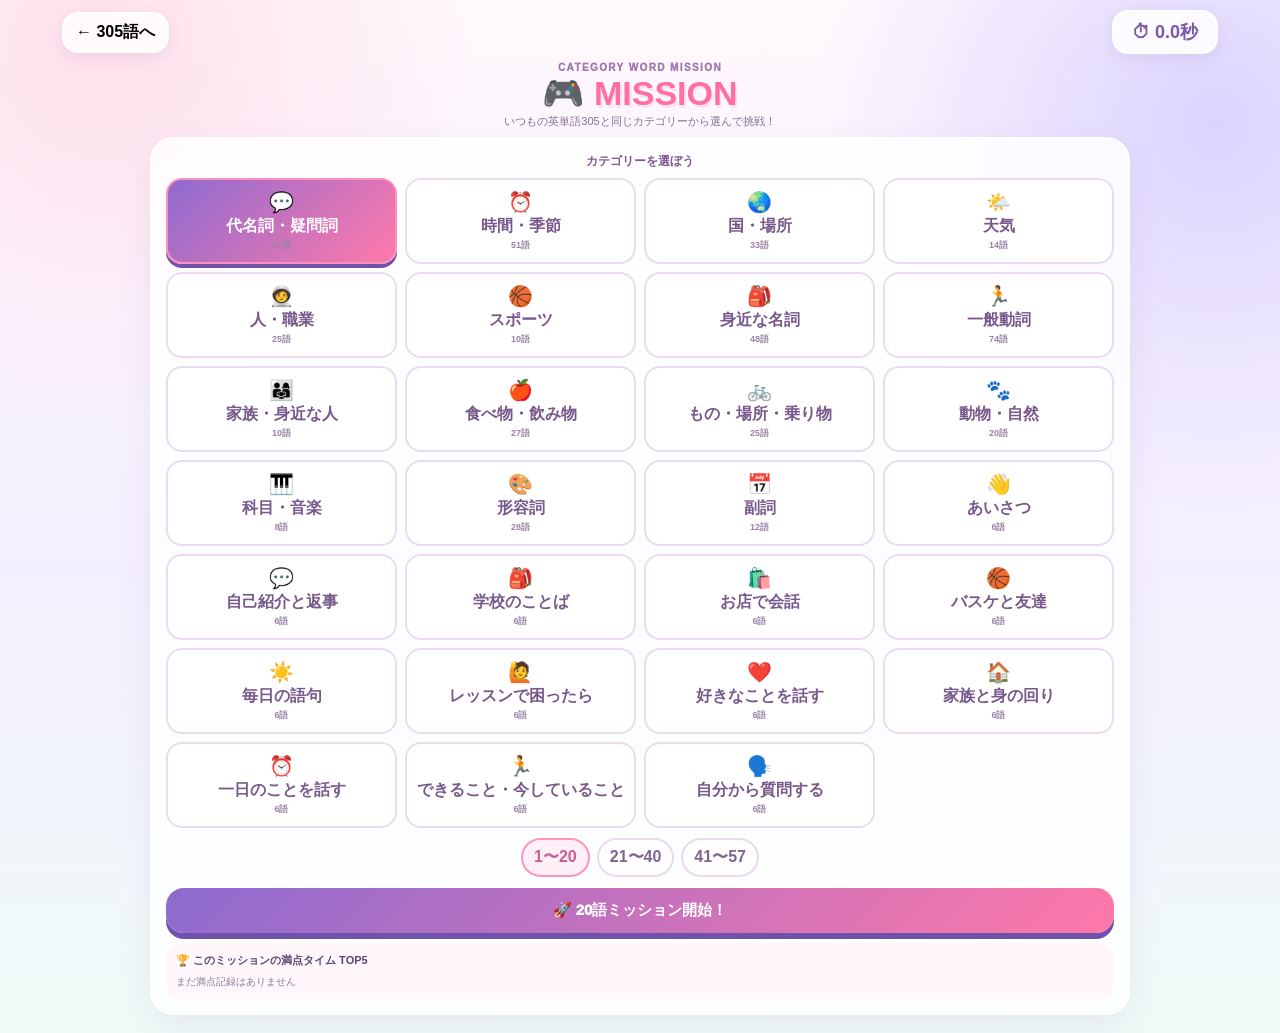
<file: mission-core.html>
<!doctype html><html lang="ja"><head><meta charset="utf-8"><meta name="viewport" content="width=device-width,initial-scale=1,viewport-fit=cover"><title>英単語305 カテゴリーミッション</title><style>:root{--ink:#5d4470;--vio:#8f6bd1;--pink:#ff79aa;--gold:#ffd766;--mint:#84dfc2}*{box-sizing:border-box}body{margin:0;font-family:-apple-system,BlinkMacSystemFont,"Yu Gothic",sans-serif;color:var(--ink);background:radial-gradient(circle at 8% 4%,#ffe0ec 0,transparent 24rem),radial-gradient(circle at 95% 12%,#dcd3ff 0,transparent 25rem),linear-gradient(#fff9fd,#f4efff 55%,#effbf8);min-height:100vh}button{font:inherit;-webkit-tap-highlight-color:transparent}.wrap{width:min(100%,1180px);margin:auto;padding:10px 12px 18px}.top{display:flex;justify-content:space-between;align-items:center;gap:10px}.back,.time{border:2px solid #fff;border-radius:16px;background:#ffffffde;padding:8px 12px;box-shadow:0 5px 15px #8c6ba522;font-weight:900}.time{color:#7c58aa;font-size:18px;min-width:106px;text-align:center}.hero{text-align:center;margin:8px 0}.hero .tag{font-size:10px;letter-spacing:.14em;font-weight:950;color:#a178b0}.hero h1{margin:3px 0;color:#70498b;font-size:34px;line-height:1}.hero h1 span{color:#ff6fa2;text-shadow:2px 3px #ffe4ee}.hero p{margin:4px 0 0;font-size:11px;color:#886f93;line-height:1.35}.mission{max-width:980px;margin:auto;padding:14px;border:2px solid #fff;border-radius:24px;background:#ffffffda;box-shadow:0 12px 32px #8c68a31d}.category-title{margin:0 0 8px;text-align:center;font-size:12px;font-weight:950;color:#7d5a91}.cats{display:grid;grid-template-columns:repeat(4,1fr);gap:8px}.catbtn{border:2px solid #eadcf0;border-radius:16px;padding:10px 8px;background:#fff;color:#77598b;text-align:center;font-weight:900;cursor:pointer}.catbtn span{display:block;font-size:20px;margin-bottom:2px}.catbtn small{display:block;margin-top:2px;color:#9b83a5;font-size:9px}.catbtn.on{border-color:#ff8fbb;color:#fff;background:linear-gradient(135deg,#8e6bd0,#ff79aa);box-shadow:0 4px 0 #7152a8}.sets{display:flex;gap:7px;justify-content:center;flex-wrap:wrap;margin-top:10px}.set{border:2px solid #ead9f1;border-radius:99px;padding:7px 11px;background:#fff;color:#80648f;font-weight:850}.set.on{border-color:#ff95bd;background:#fff0f7;color:#cb5d8d}.start{width:100%;margin-top:11px;border:0;border-radius:18px;padding:13px;color:#fff;background:linear-gradient(135deg,#8c6bd0,#ff78a8);font-size:15px;font-weight:950;box-shadow:0 6px 0 #6f52aa}.records{margin-top:10px;padding:10px;border-radius:16px;background:#fff7fb;font-size:11px}.rank{display:flex;justify-content:space-between;margin-top:5px;padding:7px 9px;border-radius:10px;background:#fff}.game{display:none}.game.on{display:block}.hud{display:grid;grid-template-columns:1fr auto;gap:9px;align-items:center;max-width:980px;margin:5px auto 6px}.track{height:9px;background:#eadff0;border-radius:99px;overflow:hidden}.track i{display:block;height:100%;width:0;background:linear-gradient(90deg,var(--pink),var(--gold),var(--mint));transition:.2s}.count{font-size:12px;font-weight:950;color:#8c5baa}.words{max-width:980px;margin:0 auto;display:grid;grid-template-columns:repeat(4,minmax(0,1fr));gap:7px}.slot{min-width:0;border:2px solid #eadcf0;border-radius:12px;padding:7px 8px;background:#fff;text-align:left;box-shadow:0 2px 7px #8e6ea011}.slot .num{display:inline-grid;place-items:center;width:20px;height:20px;margin-right:5px;border-radius:6px;background:#f2eaff;color:#805fa1;font-size:9px;font-weight:950}.ja{font-size:13px;font-weight:950;color:#704d84;line-height:1.15}.ans{display:block;margin-top:4px;min-height:25px;padding:5px 7px;border:2px dashed #e6d5ed;border-radius:8px;color:#a48aae;font-size:12.5px;font-weight:850}.slot.active{outline:3px solid #ff9ac1}.slot.ok{border-color:#6fd1ad;background:#effbf6}.slot.bad{border-color:#ef8da0;background:#fff1f4}.correct{display:block;margin-top:2px;color:#c74f6c;font-size:9.5px;font-weight:900}.banktitle{text-align:center;margin:7px 0 5px;font-size:11px;font-weight:950;color:#86659a}.bankWrap{max-width:980px;margin:0 auto}.bank{display:flex;flex-wrap:wrap;gap:7px;justify-content:center;overflow:visible}.chip{border:2px solid #eadbef;border-radius:99px;padding:9px 15px;background:#fff;color:#75548c;font-size:14px;font-weight:900;box-shadow:0 2px 6px #906da316;min-height:38px}.chip.used{opacity:.25;transform:scale(.92)}.actions{max-width:980px;margin:9px auto 0;display:grid;grid-template-columns:1fr 1fr;gap:8px}.retry,.finish{border:0;border-radius:15px;padding:11px 12px;font-size:12.5px;font-weight:950}.retry{background:#fff;color:#846896;border:2px solid #e7d8ed}.finish{color:#fff;background:linear-gradient(135deg,#7f64c8,#ff72a5);box-shadow:0 5px 0 #654ba2}.result{display:none;max-width:980px;margin:8px auto 0;padding:12px;border-radius:20px;background:linear-gradient(135deg,#fff4b7,#ffe7f1);text-align:center}.result.on{display:block}.result h2{margin:0;color:#7c558e}.score{font-size:34px;font-weight:950;color:#e977a0}.burst{font-size:26px;letter-spacing:4px}.small{font-size:10px;color:#927b99}.spark{position:fixed;z-index:20;pointer-events:none;font-size:22px;animation:fly .8s ease forwards}@keyframes fly{to{transform:translate(var(--x),var(--y)) rotate(180deg);opacity:0}}@media(max-width:900px){.cats{grid-template-columns:repeat(2,1fr)}.words{grid-template-columns:repeat(3,minmax(0,1fr))}.chip{font-size:13px;padding:8px 12px}.time{font-size:16px}}@media(max-width:650px){.wrap{padding:8px}.hero h1{font-size:28px}.words{grid-template-columns:repeat(2,minmax(0,1fr))}.ja{font-size:12px}.ans{font-size:11.5px}.chip{font-size:12px;padding:7px 10px}.cats{gap:6px}.catbtn{padding:8px 6px}}@media(max-width:390px){.words{grid-template-columns:1fr}}</style></head><body><main class="wrap"><div class="top"><button class="back" id="back">← 305語へ</button><div class="time" id="timer">⏱ 0.0秒</div></div><section id="setup"><div class="hero"><div class="tag">CATEGORY WORD MISSION</div><h1>🎮 <span>MISSION</span></h1><p>いつもの英単語305と同じカテゴリーから選んで挑戦！</p></div><div class="mission"><p class="category-title">カテゴリーを選ぼう</p><div class="cats" id="cats"></div><div class="sets" id="sets"></div><button class="start" id="start">🚀 ミッション開始！</button><div class="records"><b>🏆 このミッションの満点タイム TOP5</b><div id="records"></div></div></div></section><section class="game" id="game"><div class="hero"><div class="tag" id="label">CATEGORY MISSION</div><h1>⚡ 英単語を<span>セット！</span></h1><p>日本語をタップ → 下の英単語を選ぼう。全部埋めたら「終わり」！</p></div><div class="hud"><div class="track"><i id="progress"></i></div><div class="count" id="count">0 / 20</div></div><div class="words" id="words"></div><div class="bankWrap" id="bankWrap"><div class="banktitle">👇 英単語カード</div><div class="bank" id="bank"></div></div><div class="actions"><button class="retry" id="reset">🔄 やり直す</button><button class="finish" id="finish">🏁 終わり</button></div><div class="result" id="result"></div></section></main><script>const MKEY='eigo305-mastered-v1',RKEY='eigo305-category-mission-records-v1';let W=[],C=[],category='pronoun',setIndex=0,round=[],bank=[],fill={},active=0,startAt=0,timerId=null,graded=false;const $=s=>document.querySelector(s),shuffle=a=>{a=[...a];for(let i=a.length-1;i;i--){let j=Math.floor(Math.random()*(i+1));[a[i],a[j]]=[a[j],a[i]]}return a};function mastered(){try{return new Set(JSON.parse(localStorage.getItem(MKEY)||'[]'))}catch{return new Set()}}function records(){try{return JSON.parse(localStorage.getItem(RKEY)||'{}')}catch{return {}}}function catMeta(){return C.find(c=>c.id===category)||{label:category,icon:'📚'}}function catWords(){return W.filter(w=>w.category===category)}function chunk(){let ws=catWords();return ws.slice(setIndex*20,setIndex*20+20)}function key(){return 'cat-'+category+'-'+setIndex}function showRecords(){let r=(records()[key()]||[]).slice(0,5);$('#records').innerHTML=r.length?r.map((x,i)=>`<div class="rank"><span>${['🥇','🥈','🥉','4️⃣','5️⃣'][i]} ${i+1}位</span><b>${x.time.toFixed(1)}秒</b></div>`).join(''):'<div class="small" style="margin-top:7px">まだ満点記録はありません</div>'}function showCategories(){$('#cats').innerHTML=C.map(c=>{let n=W.filter(w=>w.category===c.id).length;return `<button class="catbtn ${c.id===category?'on':''}" data-cat="${c.id}"><span>${c.icon}</span>${c.label}<small>${n}語</small></button>`}).join('');document.querySelectorAll('[data-cat]').forEach(b=>b.onclick=()=>{category=b.dataset.cat;setIndex=0;showCategories();showSets();showRecords()})}function showSets(){let ws=catWords(),n=Math.ceil(ws.length/20);$('#sets').innerHTML=Array.from({length:n},(_,i)=>{let a=i*20+1,b=Math.min(ws.length,(i+1)*20);return `<button class="set ${i===setIndex?'on':''}" data-i="${i}">${a}〜${b}</button>`}).join('');document.querySelectorAll('[data-i]').forEach(b=>b.onclick=()=>{setIndex=+b.dataset.i;showSets();showRecords()});let size=chunk().length;$('#start').textContent=`🚀 ${size}語ミッション開始！`}function pick(){return shuffle(chunk())}function start(){round=pick();if(!round.length)return;bank=shuffle(round.map((w,i)=>({id:i,en:w.en,used:null})));fill={};active=0;graded=false;$('#setup').style.display='none';$('#game').classList.add('on');$('#result').classList.remove('on');$('#result').innerHTML='';$('#bankWrap').style.display='block';$('#finish').style.display='block';let m=catMeta(),ws=catWords(),a=setIndex*20+1,b=Math.min(ws.length,(setIndex+1)*20);$('#label').textContent=`${m.icon} ${m.label} ${a}〜${b}`;startAt=performance.now();clearInterval(timerId);$('#timer').textContent='⏱ 0.0秒';timerId=setInterval(()=>$('#timer').textContent='⏱ '+((performance.now()-startAt)/1000).toFixed(1)+'秒',100);render()}function render(){let used=Object.keys(fill).length;$('#progress').style.width=(used/round.length*100)+'%';$('#count').textContent=used+' / '+round.length;$('#words').innerHTML=round.map((w,i)=>{let x=bank.find(a=>a.id===fill[i]),ok=graded&&x&&x.en===w.en,bad=graded&&(!x||x.en!==w.en);return `<button class="slot ${!graded&&active===i?'active':''} ${ok?'ok':''} ${bad?'bad':''}" data-s="${i}"><span class="num">${i+1}</span><span class="ja">${w.ja}</span><span class="ans">${x?x.en:'？'}</span>${bad?`<span class="correct">正解：${w.en}</span>`:''}</button>`}).join('');$('#bank').innerHTML=graded?'':bank.map(x=>`<button class="chip ${x.used!==null?'used':''}" data-c="${x.id}">${x.en}</button>`).join('');if(!graded){document.querySelectorAll('[data-s]').forEach(b=>b.onclick=()=>slot(+b.dataset.s));document.querySelectorAll('[data-c]').forEach(b=>b.onclick=()=>chip(+b.dataset.c))}}function slot(i){if(fill[i]!=null){let x=bank.find(a=>a.id===fill[i]);if(x)x.used=null;delete fill[i]}active=i;render()}function chip(id){let x=bank.find(a=>a.id===id);if(!x)return;if(x.used!==null){delete fill[x.used];x.used=null;render();return}let s=active;if(s==null||fill[s]!=null)s=round.findIndex((_,i)=>fill[i]==null);if(s<0)return;fill[s]=id;x.used=s;active=round.findIndex((_,i)=>fill[i]==null);if(active<0)active=null;render()}function sparkle(){for(let i=0;i<16;i++){let s=document.createElement('i');s.className='spark';s.textContent=i%2?'★':'✦';s.style.left=(45+Math.random()*10)+'vw';s.style.top='48vh';s.style.color=['#ff7aaa','#9b7bd5','#f0b830','#70cfad'][i%4];s.style.setProperty('--x',(Math.random()*300-150)+'px');s.style.setProperty('--y',(Math.random()*250-170)+'px');document.body.appendChild(s);setTimeout(()=>s.remove(),850)}}function finish(){if(graded)return;graded=true;clearInterval(timerId);let sec=(performance.now()-startAt)/1000,score=0;round.forEach((w,i)=>{let x=bank.find(a=>a.id===fill[i]);if(x&&x.en===w.en)score++});render();$('#bankWrap').style.display='none';$('#finish').style.display='none';let perfect=score===round.length;if(perfect){sparkle();let m=mastered();round.forEach(w=>m.add(w.id));localStorage.setItem(MKEY,JSON.stringify([...m]));let all=records(),k=key();all[k]=[...(all[k]||[]),{time:+sec.toFixed(1),date:new Date().toLocaleDateString('ja-JP')}].sort((a,b)=>a.time-b.time).slice(0,5);localStorage.setItem(RKEY,JSON.stringify(all))}$('#result').classList.add('on');$('#result').innerHTML=`<div class="burst">${perfect?'✨🏆✨':'🎯'}</div><h2>${perfect?'MISSION CLEAR!':'あと少し！'}</h2><div class="score">${score} / ${round.length}</div><p>${perfect?`⭐ ${round.length}語をマスターに追加したよ。`:'赤いところを確認して、もう一度挑戦！'}</p><button class="start" id="again">もう一度チャレンジ</button>`;$('#again').onclick=start;showRecords()}async function load(){try{let h=await fetch('./legacy.html?v=12',{cache:'no-store'}).then(r=>r.text()),m=h.match(/const DATA=(\{.*?\}),W=DATA\.words/s);if(!m)throw Error('DATA');let d=JSON.parse(m[1]);W=d.words;C=d.categoryMeta;category=C[0].id;showCategories();showSets();showRecords();$('#start').disabled=false}catch(e){$('#start').textContent='単語データを読み込めませんでした';console.error(e)}}$('#start').onclick=start;$('#finish').onclick=finish;$('#reset').onclick=start;$('#back').onclick=()=>location.href='./?v=12';$('#start').disabled=true;load();</script></body></html>
</file>
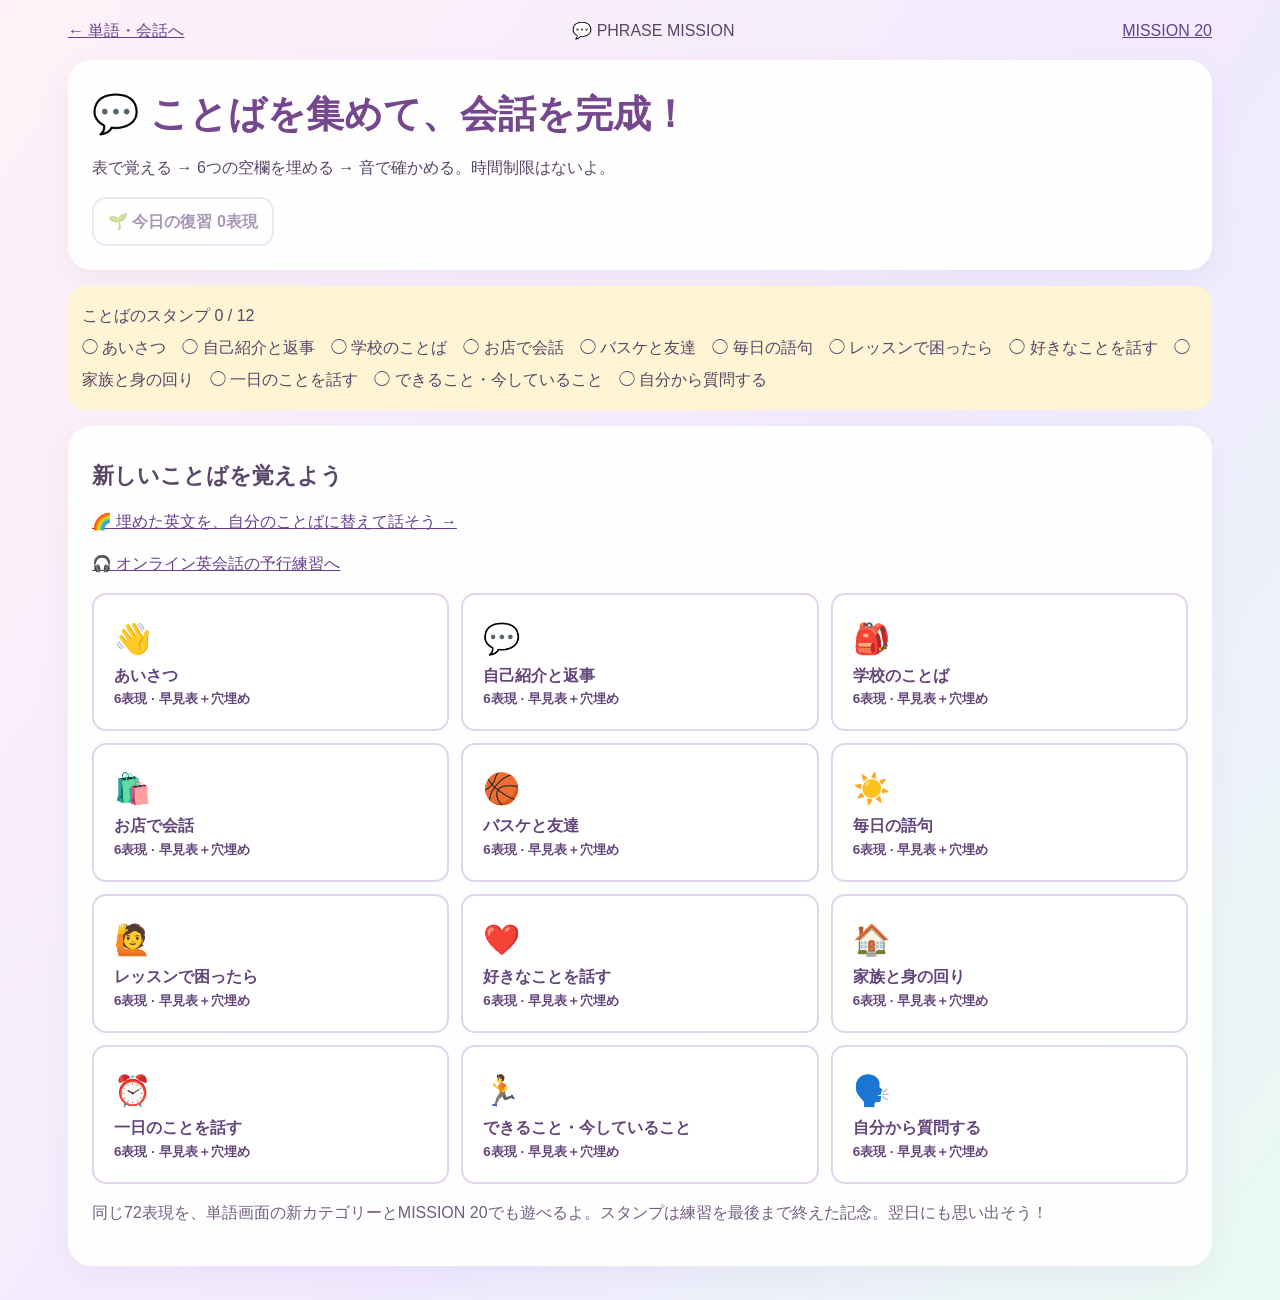
<file: phrase-mission.html>
<!doctype html><html lang="ja"><head><meta charset="utf-8"><meta name="viewport" content="width=device-width,initial-scale=1,viewport-fit=cover"><title>語句・会話を埋めよう | Yuzu English</title><link rel="stylesheet" href="./assets/phrase-mission.css?v=30"></head><body><main><header><a href="./?v=30">← 単語・会話へ</a><span>💬 PHRASE MISSION</span><a href="./hayamihyo.html?v=30">MISSION 20</a></header><div id="notice" role="status"></div><div id="app"></div></main><script src="./assets/phrase-bank.js?v=30"></script><script src="./assets/learning-progress.js?v=26"></script><script src="./assets/phrase-mission.js?v=30"></script></body></html>
</file>
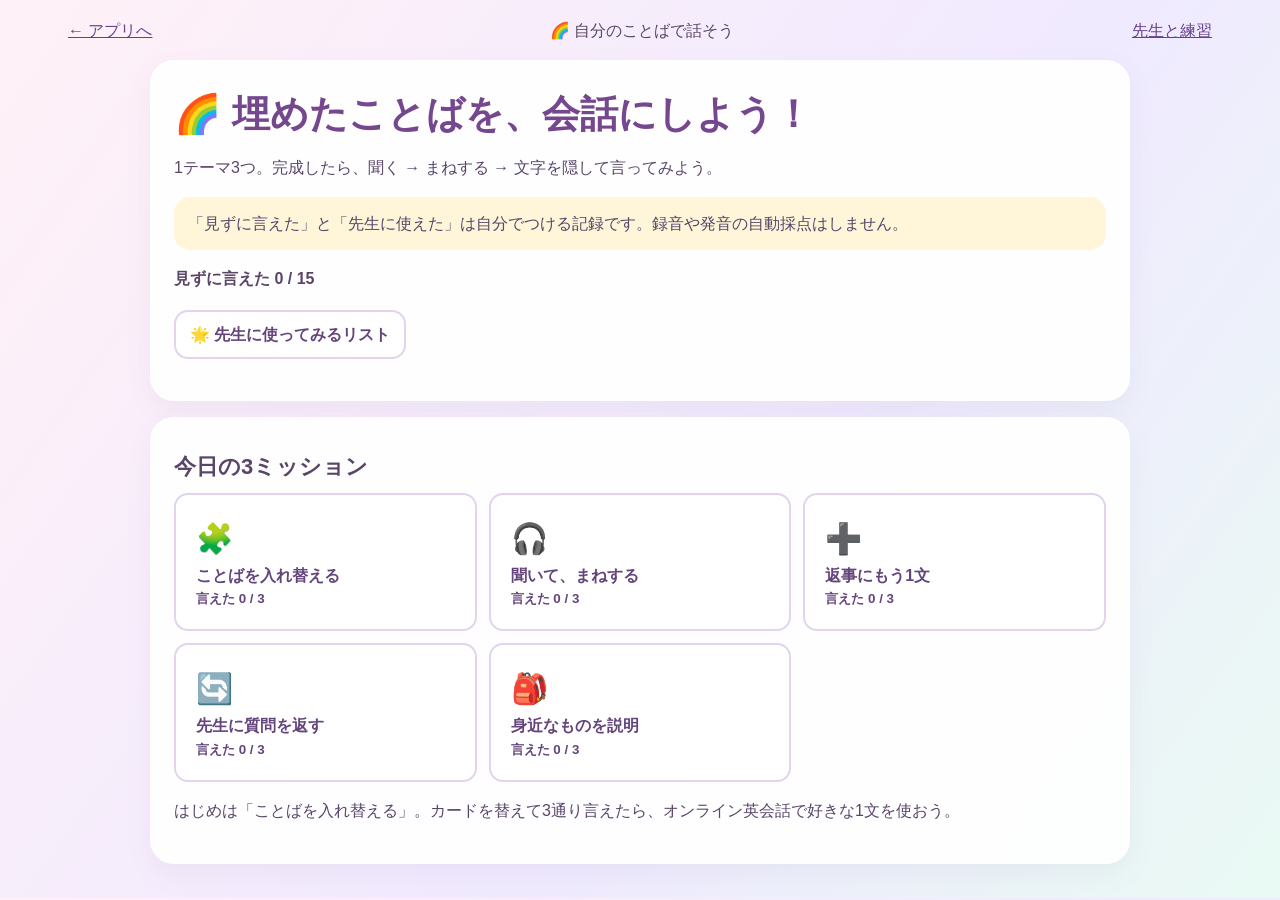
<file: speaking-lab.html>
<!doctype html><html lang="ja"><head><meta charset="utf-8"><meta name="viewport" content="width=device-width,initial-scale=1,viewport-fit=cover"><title>自分のことばで話そう | Yuzu English</title><link rel="stylesheet" href="./assets/phrase-mission.css?v=30"><link rel="stylesheet" href="./assets/speaking-lab.css?v=30"></head><body><main><header><a href="./?v=30">← アプリへ</a><span>🌈 自分のことばで話そう</span><a href="./conversation-practice.html?v=30">先生と練習</a></header><p id="labNotice" role="status"></p><div id="labApp"></div></main><script src="./assets/speaking-lab-core.js?v=30"></script><script src="./assets/speaking-lab.js?v=30"></script></body></html>
</file>
<file: assets/phrase-mission.css>
*{box-sizing:border-box}body{margin:0;background:linear-gradient(125deg,#fff1f7,#f0eaff 60%,#e9faf3);color:#594568;font:16px/1.6 -apple-system,BlinkMacSystemFont,'Yu Gothic',sans-serif}main{max-width:1180px;margin:auto;padding:18px}header{display:flex;justify-content:space-between;gap:12px;align-items:center;margin-bottom:16px}a{color:#67418d}button,a{touch-action:manipulation}button{font:inherit;font-weight:750;border:2px solid #e2d4ed;border-radius:14px;background:#fff;color:#63457b;padding:10px 14px;min-height:46px;cursor:pointer}button:disabled{opacity:.55;cursor:default}button:focus-visible,a:focus-visible{outline:3px solid #217b8c;outline-offset:3px}.hero,.panel{background:#ffffffec;border:2px solid white;border-radius:24px;padding:22px;margin:16px 0;box-shadow:0 10px 28px #82638b12}h1{font-size:clamp(26px,4vw,38px);line-height:1.3;margin:6px 0 12px;color:#75478e}h2{font-size:22px;margin:8px 0}.primary{background:linear-gradient(110deg,#8b64c7,#d86899);border-color:transparent;color:white}.groups{display:grid;grid-template-columns:repeat(3,1fr);gap:12px}.group{text-align:left;padding:20px}.group span{display:block;font-size:30px}.group small{display:block}.stamps{padding:14px;border-radius:18px;background:#fff4d3;line-height:2}.muted{color:#735c82}.table-wrap{overflow:auto}table{width:100%;border-collapse:collapse}th,td{text-align:left;padding:12px;border:1px solid #e6d8ea}th{background:#fff2d7}td:nth-child(2){font-size:19px;font-weight:700}.learn-row button{white-space:nowrap}.game{display:grid;grid-template-columns:minmax(0,1.35fr) minmax(240px,1fr);gap:18px;align-items:start}.rows{display:grid;gap:10px}.slot{display:block;text-align:left;width:100%;padding:12px 16px}.slot b{display:block;font-size:21px;overflow-wrap:anywhere}.slot small{display:block;font-weight:500}.slot.active{outline:3px solid #f28fb8}.slot.ok{background:#e7f9ed;border-color:#68b98e}.slot.bad{background:#fff0f0;border-color:#d57788}.cards{display:flex;flex-wrap:wrap;gap:10px}.cards button{flex:1 0 40%;overflow-wrap:anywhere}.bank{position:sticky;top:12px;padding:18px;border:2px solid white;border-radius:20px;background:#f7efff}.toolbar{display:flex;gap:10px;flex-wrap:wrap;margin-top:16px}.feedback{background:#fff2cd;border-radius:14px;padding:14px;margin-top:14px}.celebrate{font-size:40px}#notice:not(:empty){padding:12px;background:#fff1cf;border-radius:12px}.progress{height:12px;background:#e7dced;border-radius:10px;margin:12px 0;overflow:hidden}.progress i{display:block;height:100%;background:linear-gradient(90deg,#df77ab,#b493de,#73c6a7)}@media(max-width:700px){main{padding:10px}header{font-size:13px}.groups{grid-template-columns:1fr 1fr}.hero,.panel{padding:16px}.game{grid-template-columns:1fr}.bank{position:static}table{min-width:580px}}@media(prefers-reduced-motion:no-preference){.celebrate{animation:pop .35s ease-out}@keyframes pop{from{transform:scale(.6)}to{transform:scale(1)}}}
</file>
<file: assets/conversation-quest.css>
main{max-width:1000px}.quest-modes{display:grid;grid-template-columns:repeat(3,minmax(0,1fr));gap:10px;margin:20px 0}.quest-modes button{text-align:left}.quest-modes small{display:block;font-weight:500}.quest-modes [aria-pressed=true]{background:#eee5ff;border-color:#9971c5}.quest-top{display:flex;gap:12px;align-items:center;justify-content:space-between}.quest-grid{display:grid;grid-template-columns:minmax(0,1fr) minmax(0,1fr);gap:18px}.quest-teacher{background:#f1eaff;border-radius:20px;padding:20px}.quest-student{background:#ebf8f1;border-radius:20px;padding:20px}.quest-en{font-size:clamp(22px,3vw,29px);font-weight:750;line-height:1.5;overflow-wrap:anywhere}.quest-options{display:grid;gap:10px;margin-top:14px}.quest-options button{text-align:left}.quest-words,.quest-built{display:flex;flex-wrap:wrap;gap:8px;margin:14px 0}.quest-built{min-height:64px;padding:10px;background:white;border:2px dashed #b19ac4;border-radius:14px}.quest-built button{background:#eee5ff}.quest-history{margin-top:18px;color:#655371}.quest-history p{margin:8px 0}.quest-note{font-size:14px;color:#74617f}.quest-tag{color:#74558e;font-size:13px;font-weight:750;letter-spacing:.04em}.quest-feedback{padding:15px;border-radius:14px;background:#fff1ca;margin-top:16px}.quest-feedback.success{background:#d9f2e3}.quest-actions{display:flex;gap:10px;flex-wrap:wrap;margin-top:16px}#questNotice:not(:empty){padding:12px;background:#fff1ca;border-radius:12px}.quest-score{display:flex;gap:10px;flex-wrap:wrap}.quest-score span{background:#f3edfb;padding:8px 12px;border-radius:12px}progress{width:100%;height:12px;accent-color:#a075c5}select{font:inherit;min-height:44px;padding:6px;border-radius:10px;background:white;color:#594568;border:2px solid #e2d4ed}[hidden]{display:none!important}@media(max-width:650px){.quest-grid{grid-template-columns:1fr}.quest-modes{grid-template-columns:1fr}.quest-modes button{padding:12px}.quest-top{align-items:flex-start;flex-wrap:wrap}.groups{grid-template-columns:1fr 1fr}header{flex-wrap:wrap}.quest-teacher,.quest-student{padding:16px}}

.quest-levels{display:grid;grid-template-columns:repeat(2,minmax(0,1fr));gap:12px;margin:18px 0}.quest-levels button{text-align:left;padding:16px}.quest-levels small{display:block}.quest-levels [aria-pressed=true]{background:#e4f6eb;border-color:#61a481}
</file>
<file: hayamihyo4.css>
*{box-sizing:border-box}html{scroll-behavior:smooth;scroll-padding-top:20px}body{margin:0;color:#574663;background:linear-gradient(130deg,#fff3f8,#f5f0ff 55%,#edfaf6);font:16px/1.7 -apple-system,BlinkMacSystemFont,'Hiragino Kaku Gothic ProN',sans-serif}main{max-width:1100px;margin:auto;padding:22px}header{text-align:center;padding:20px 0}h1{font-size:clamp(28px,4vw,44px);line-height:1.35;color:#714c88}h2{font-size:23px;color:#714c88}h3{margin-top:0}a{color:#654395}button,.back,nav a{display:inline-block;font:inherit;font-weight:700;border:2px solid #dcd0ed;border-radius:14px;padding:10px 16px;background:white;color:#684880;min-height:46px;text-decoration:none;touch-action:manipulation}button{cursor:pointer}button:disabled{opacity:.55;cursor:default}:focus-visible{outline:3px solid #247a95;outline-offset:3px}nav{display:flex;gap:10px;flex-wrap:wrap;justify-content:center}section{margin-top:22px;padding:24px;background:#ffffffed;border:2px solid white;border-radius:24px;box-shadow:0 10px 30px #765b8f12}.scroll{overflow-x:auto}table{width:100%;border-collapse:collapse;min-width:650px}th,td{padding:12px;border:1px solid #e0d5e7;text-align:left}th{background:#fff4d7}td:first-child{background:#f3faf8}.tiles{display:grid;grid-template-columns:1fr 1fr;gap:14px}article,.tip{padding:16px;border-radius:16px;background:#f5f0fb}.tip{background:#fff6df}li{margin:12px 0}.options{display:grid;grid-template-columns:1fr 1fr;gap:12px;margin:16px 0}.feedback{font-weight:700;color:#256c52}#quiz{scroll-margin-top:20px}#quiz h3{font-size:24px}button:hover{background:#f7f0ff}@media(max-width:650px){main{padding:12px}section{padding:16px}.tiles,.options{grid-template-columns:1fr}h2{font-size:21px}}@media(prefers-reduced-motion:reduce){html{scroll-behavior:auto}}@media print{body{background:white}nav,#practice,.back{display:none}section{box-shadow:none;break-inside:avoid;padding:10px}table{min-width:0;font-size:12px}main{padding:0}}
</file>
<file: assets/mission-review.css>
.mission-note{margin:10px 0;font-size:12px;line-height:1.7;text-align:center;color:#80638f}.mission-review .time{font-size:14px}
.mission-review .chip{min-height:44px}.result-actions button{min-height:48px}.mission-exit{margin:10px auto 0;border:0;background:transparent;color:#896895;padding:10px;text-decoration:underline;font:inherit;cursor:pointer}
</file>
<file: assets/lesson-mission.css>
.lesson-mission .hero h1 small{display:block;font-size:24px;margin-top:12px;color:#8762af;letter-spacing:.1em}.lesson-mission .cats{grid-template-columns:repeat(6,minmax(0,1fr))}.lesson-track{display:block;font-size:10px;color:#887494;line-height:1.5;margin-bottom:8px}.lesson-mission .words{grid-template-columns:repeat(3,minmax(0,1fr));max-width:1180px}.lesson-mission .slot{min-height:94px;padding:10px}.lesson-mission .ans{font-size:15px;line-height:1.5}.lesson-mission .ja{font-size:14px}.lesson-mission .bankWrap{max-width:1180px}.lesson-mission .chip{border-radius:14px;max-width:430px;text-align:left;line-height:1.5}.lesson-mission .correct{font-size:13px;line-height:1.5}.lesson-mission .hero p{font-size:14px}#lesson-controls{padding:12px;line-height:1.7}#lesson-controls label{display:inline-flex;align-items:center;gap:6px;min-height:48px}#lesson-controls select{max-width:100%;min-height:44px;font:inherit;border:2px solid #dcd0ed;border-radius:10px;background:white;color:#694b7f}#lesson-new{width:22px;height:22px}#lesson-guide summary{cursor:pointer;min-height:48px;padding:10px;background:#f4edff;border-radius:14px;font-weight:bold}#lesson-table{overflow-x:auto}#lesson-table table{width:100%;border-collapse:collapse;min-width:500px}#lesson-table th,#lesson-table td{padding:12px;border-bottom:1px solid #e5dceb;text-align:left}#lesson-table button{min-width:44px;min-height:44px;background:#fff;border:1px solid #e5dceb;border-radius:12px}.lesson-mission button:focus-visible,.lesson-mission select:focus-visible,.lesson-mission summary:focus-visible{outline:3px solid #267b95;outline-offset:3px}@media(max-width:1000px){.lesson-mission .cats{grid-template-columns:repeat(3,minmax(0,1fr))}.lesson-mission .words{grid-template-columns:repeat(2,minmax(0,1fr))}}@media(max-width:600px){.lesson-mission .cats{grid-template-columns:repeat(2,minmax(0,1fr))}.lesson-mission .words{grid-template-columns:1fr}#lesson-controls label{display:flex;flex-wrap:wrap}.lesson-mission .chip{max-width:100%}}@media(prefers-reduced-motion:reduce){.lesson-mission *{animation:none!important;transition:none!important}}
</file>
<file: assets/speaking-lab.css>
#labApp{max-width:980px;margin:auto}.lab-topics{display:grid;grid-template-columns:repeat(3,minmax(0,1fr));gap:12px}.lab-topic{text-align:left;padding:20px}.lab-topic b,.lab-topic small{display:block}.lab-topic span{font-size:30px}.lab-sentence{font-size:clamp(25px,4vw,36px);font-weight:750;line-height:1.5;padding:22px;background:#f1eaff;border-radius:20px;overflow-wrap:anywhere}.lab-card-list{display:flex;gap:10px;flex-wrap:wrap;margin:16px 0}.lab-card-list button[aria-pressed=true]{border-color:#a64f99;background:#fae7f4}.lab-card-list small{display:block;font-weight:500}.lab-steps{display:flex;gap:10px;flex-wrap:wrap;margin:18px 0}.lab-steps span{padding:10px 14px;background:#eee8f3;border-radius:14px}.lab-steps .done{background:#dff5e8;color:#236248}.lab-actions{display:flex;flex-wrap:wrap;gap:12px;margin:18px 0}.lab-hidden{background:#fff2d0;text-align:center;font-size:22px}.lab-reward{font-size:36px}.lab-log{width:100%;border-collapse:collapse}.lab-log td{border-bottom:1px solid #e8ddee;padding:14px 8px}.lab-log button{white-space:nowrap}.lab-note{background:#fff5d9;padding:14px;border-radius:16px}.lab-self{border:2px solid #70b799;background:#e7f8ed}.lab-topic:focus-visible{outline:3px solid #267b95}@media(max-width:650px){.lab-topics{grid-template-columns:1fr 1fr}.lab-log td{display:block}.lab-sentence{padding:16px}header{flex-wrap:wrap}}@media(prefers-reduced-motion:no-preference){.lab-reward{animation:labPop .3s ease-out}@keyframes labPop{from{transform:scale(.7)}to{transform:scale(1)}}}
</file>
